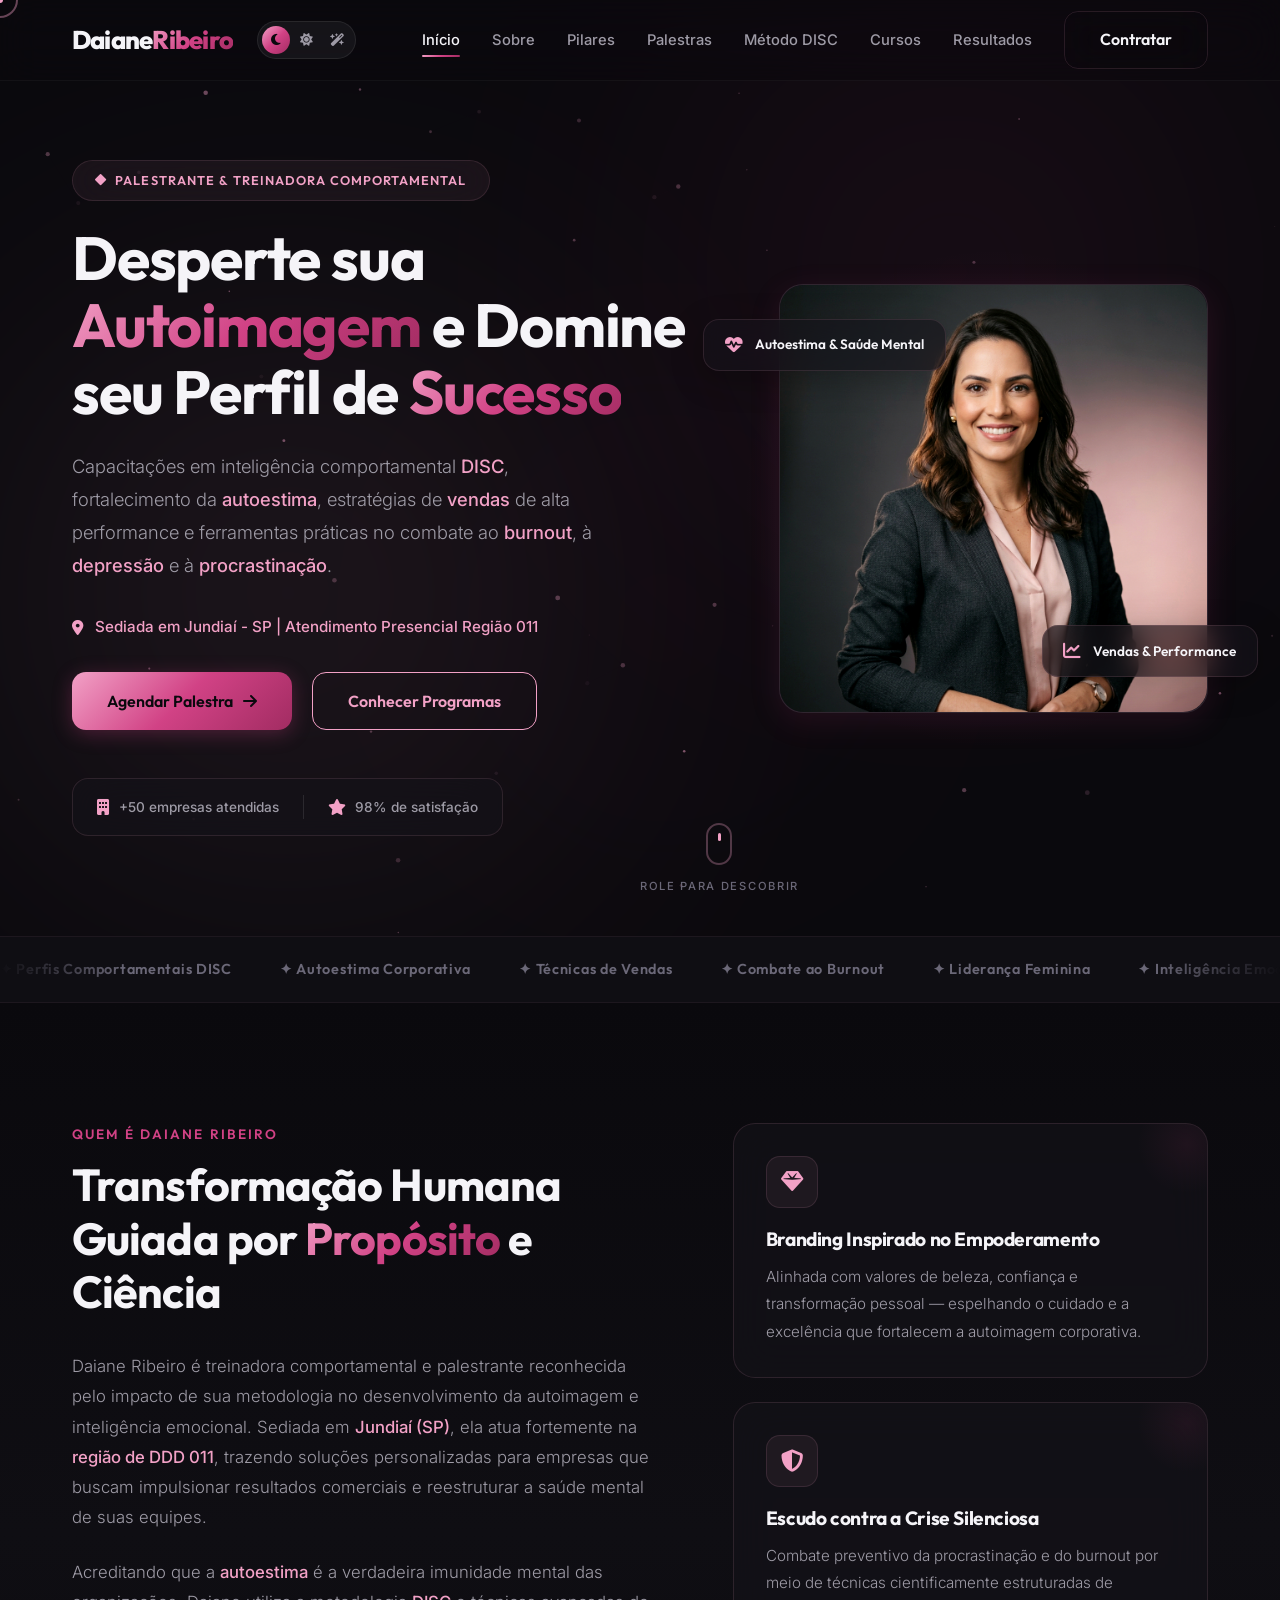
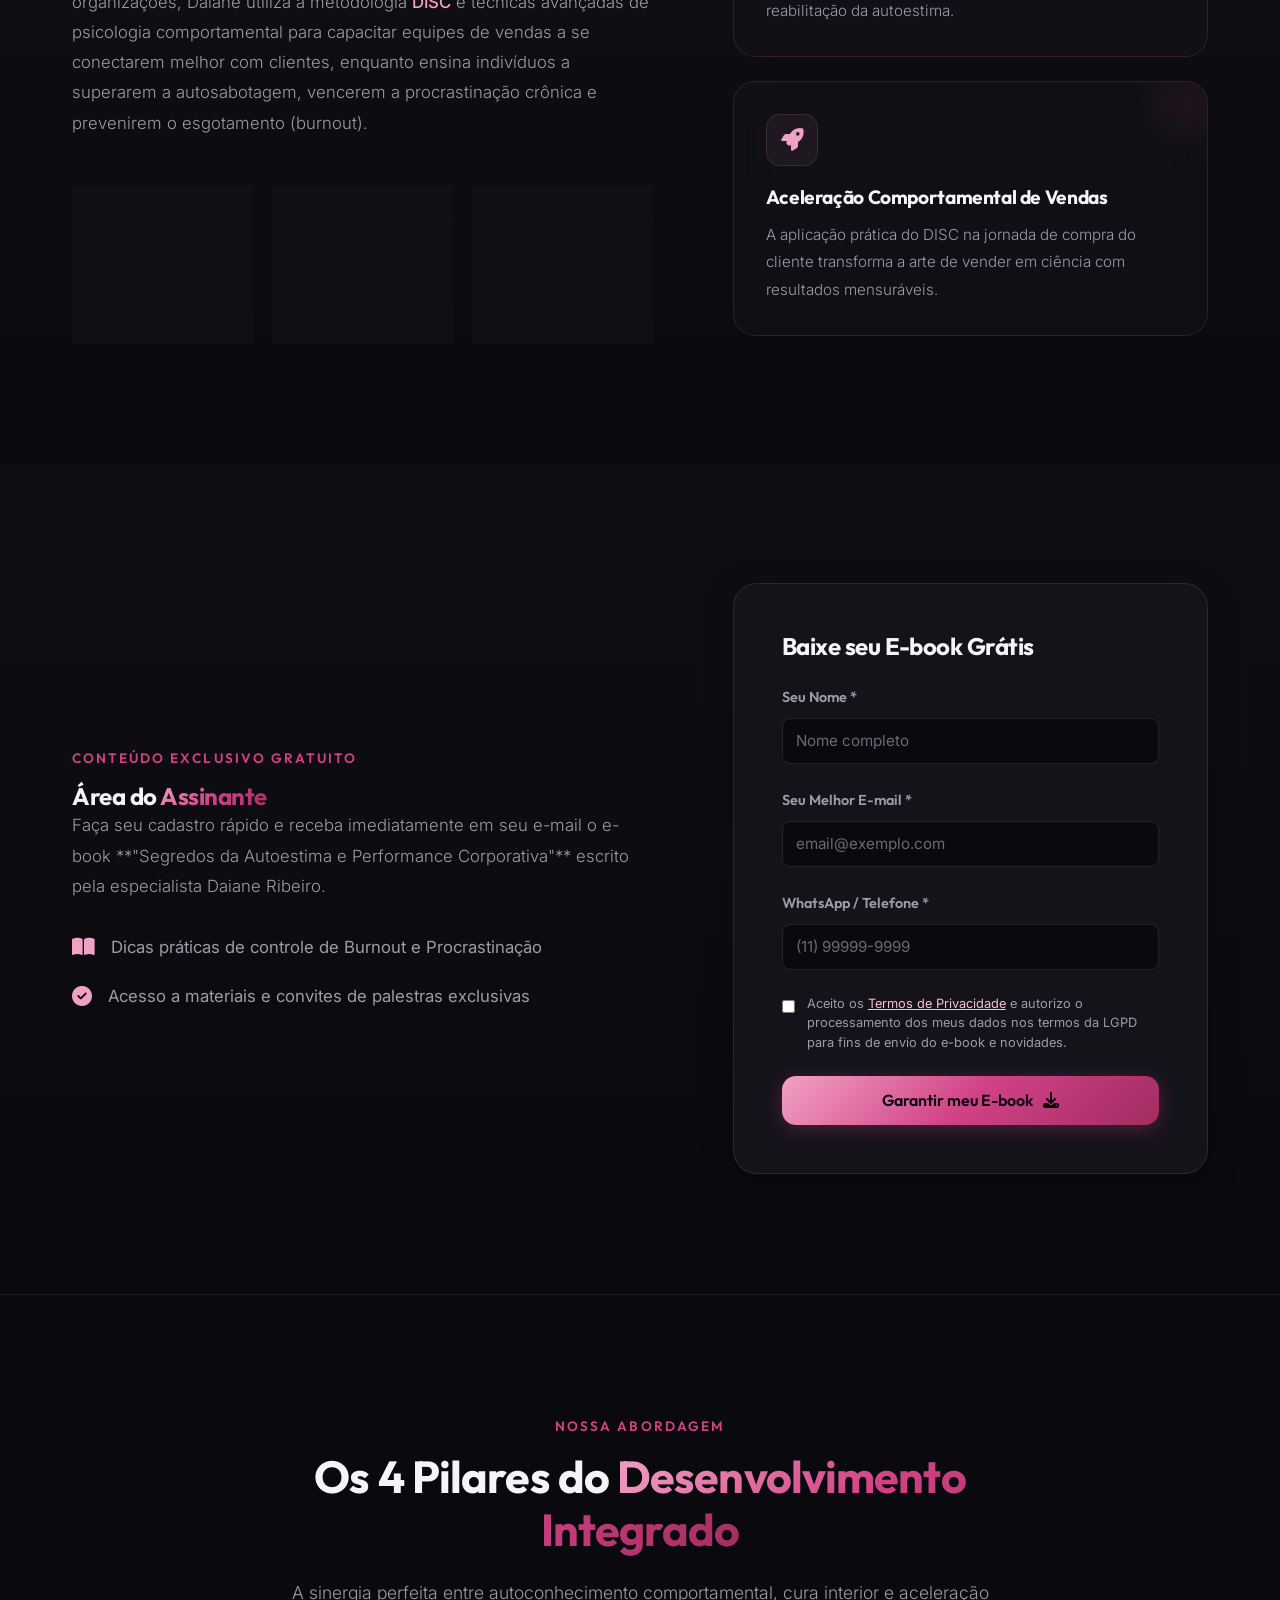
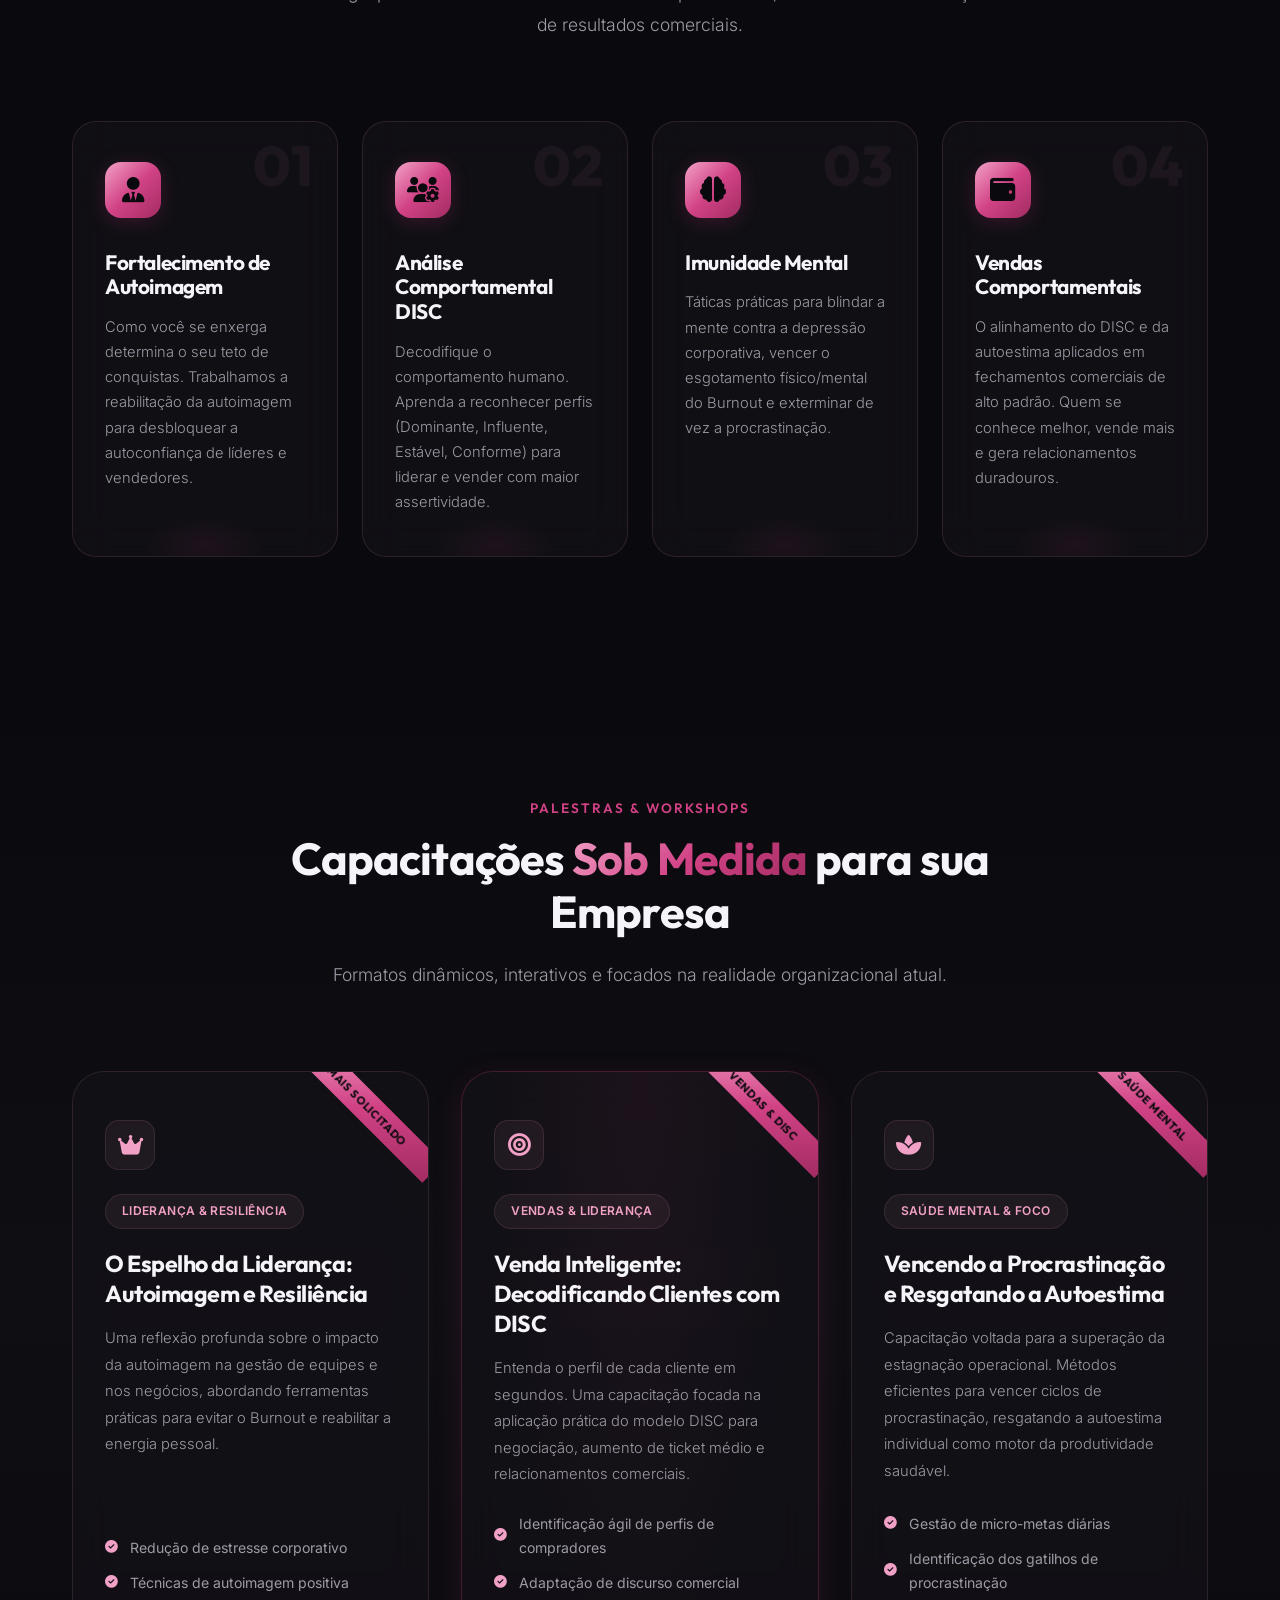
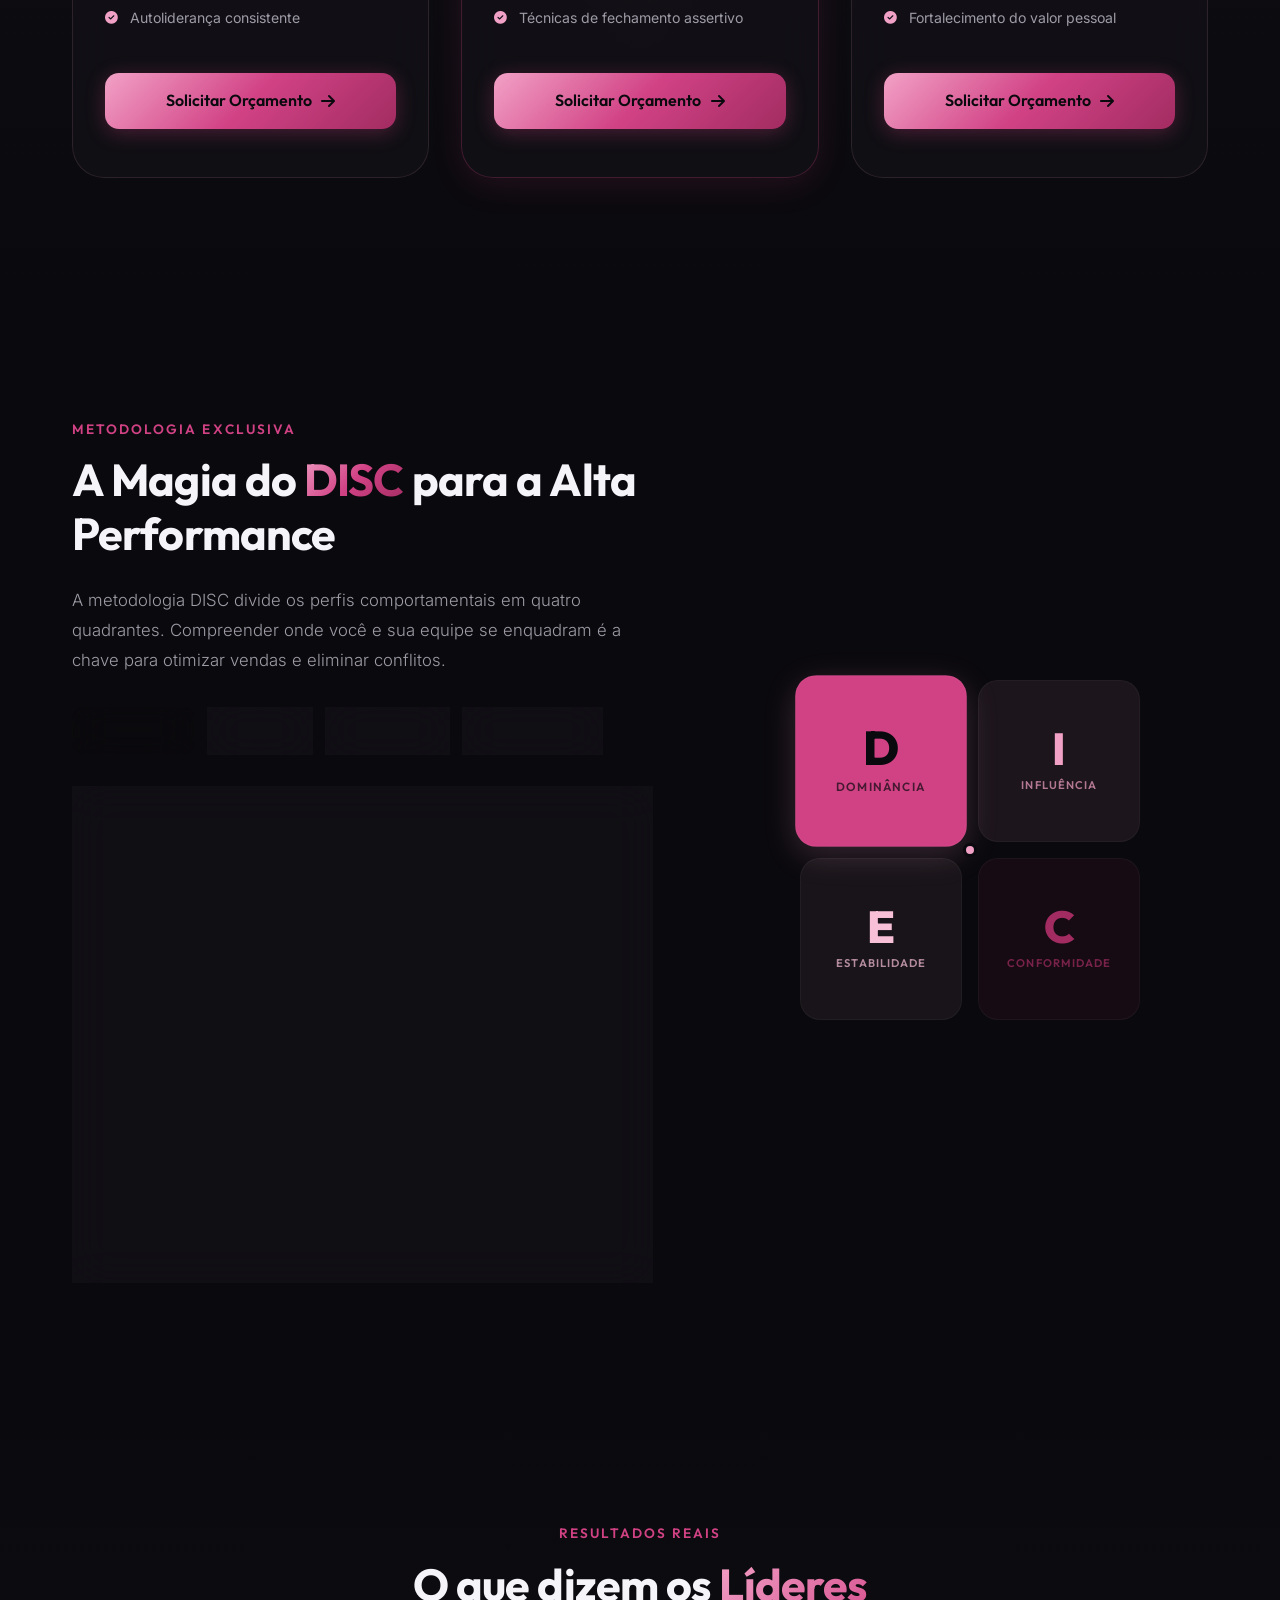
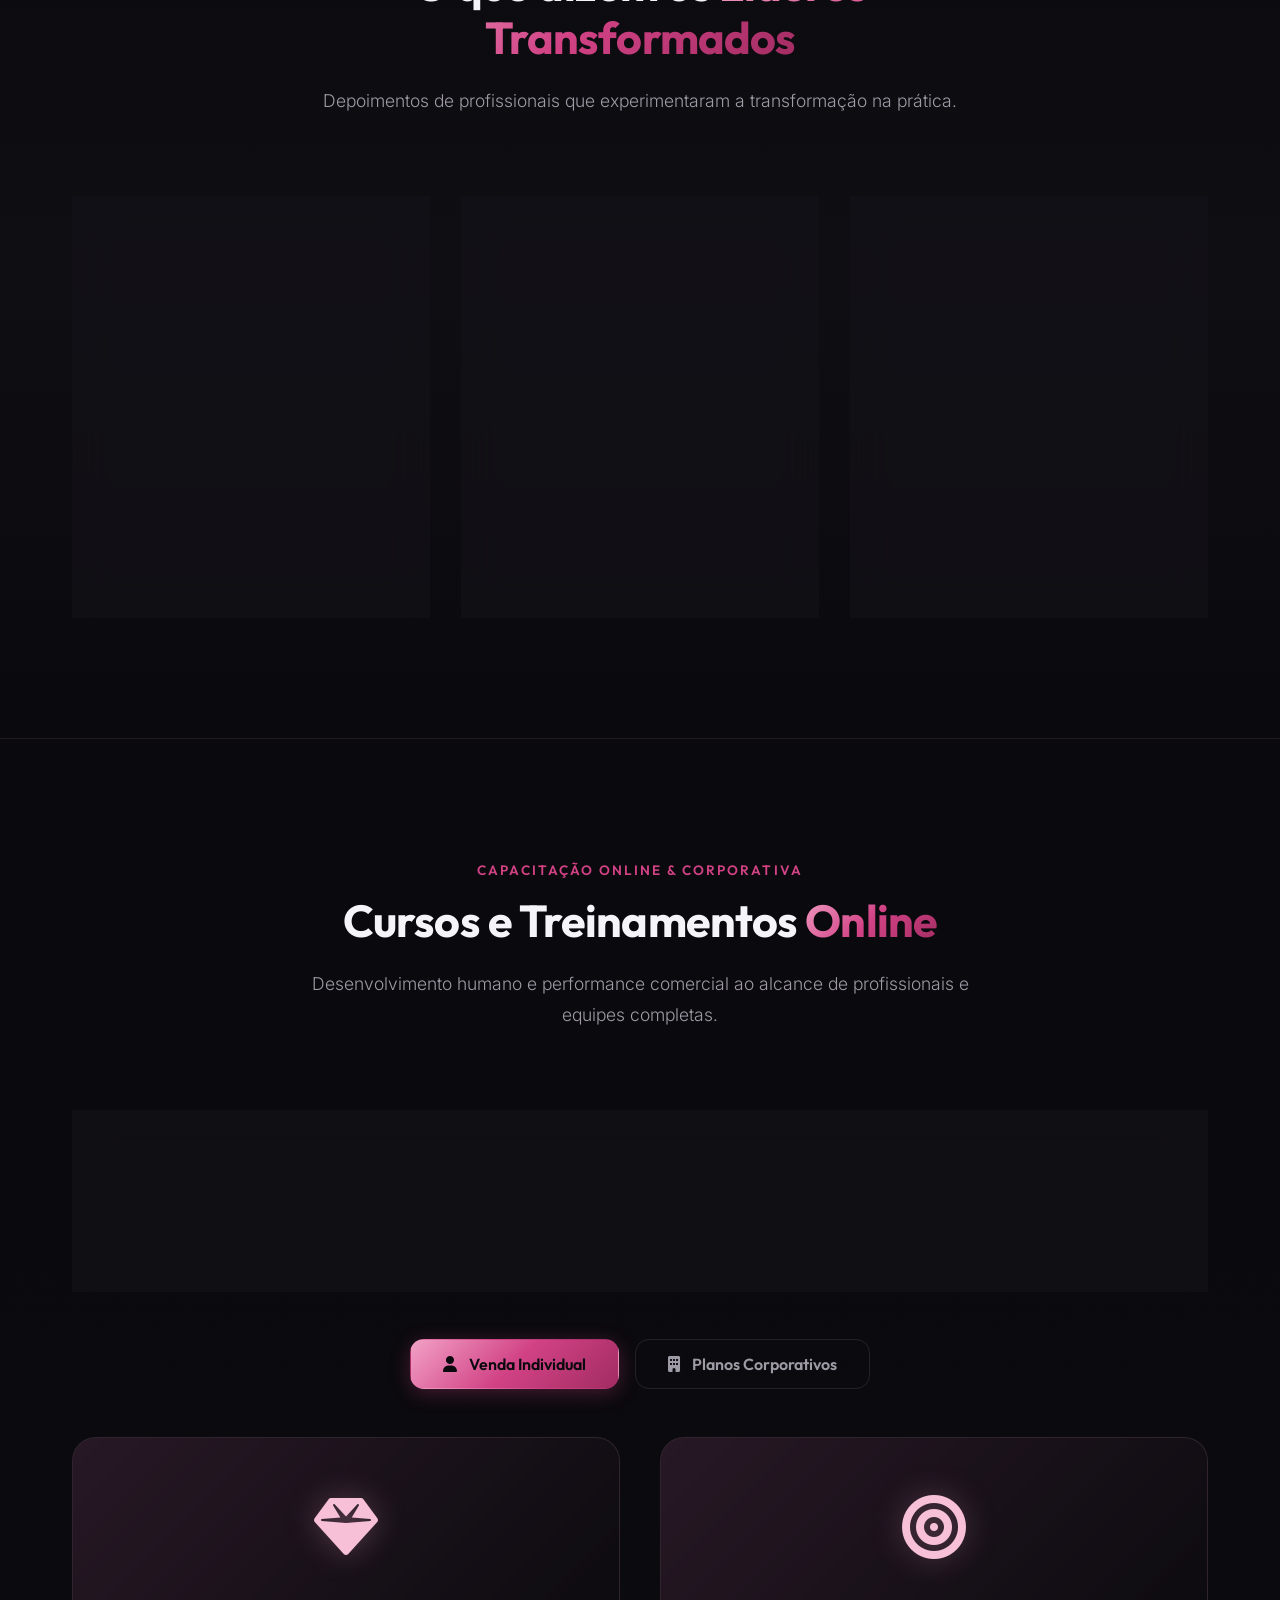
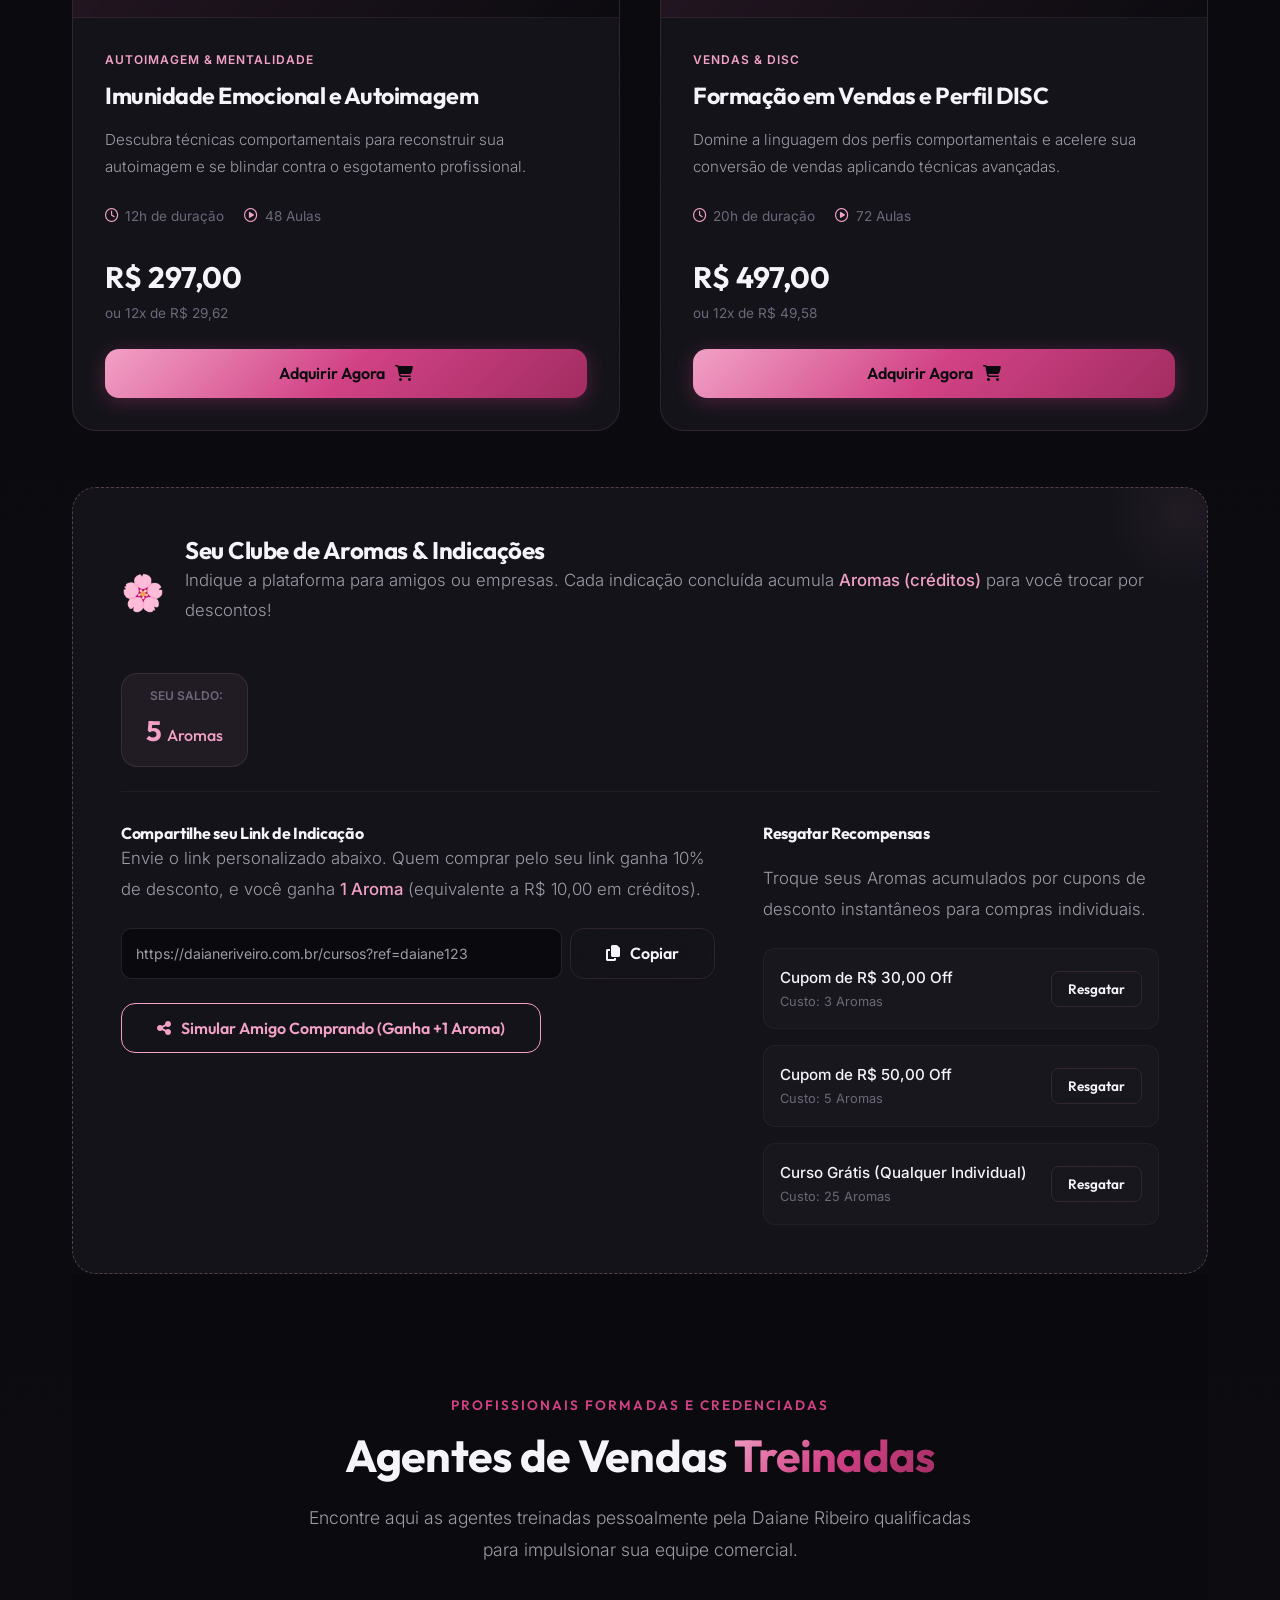
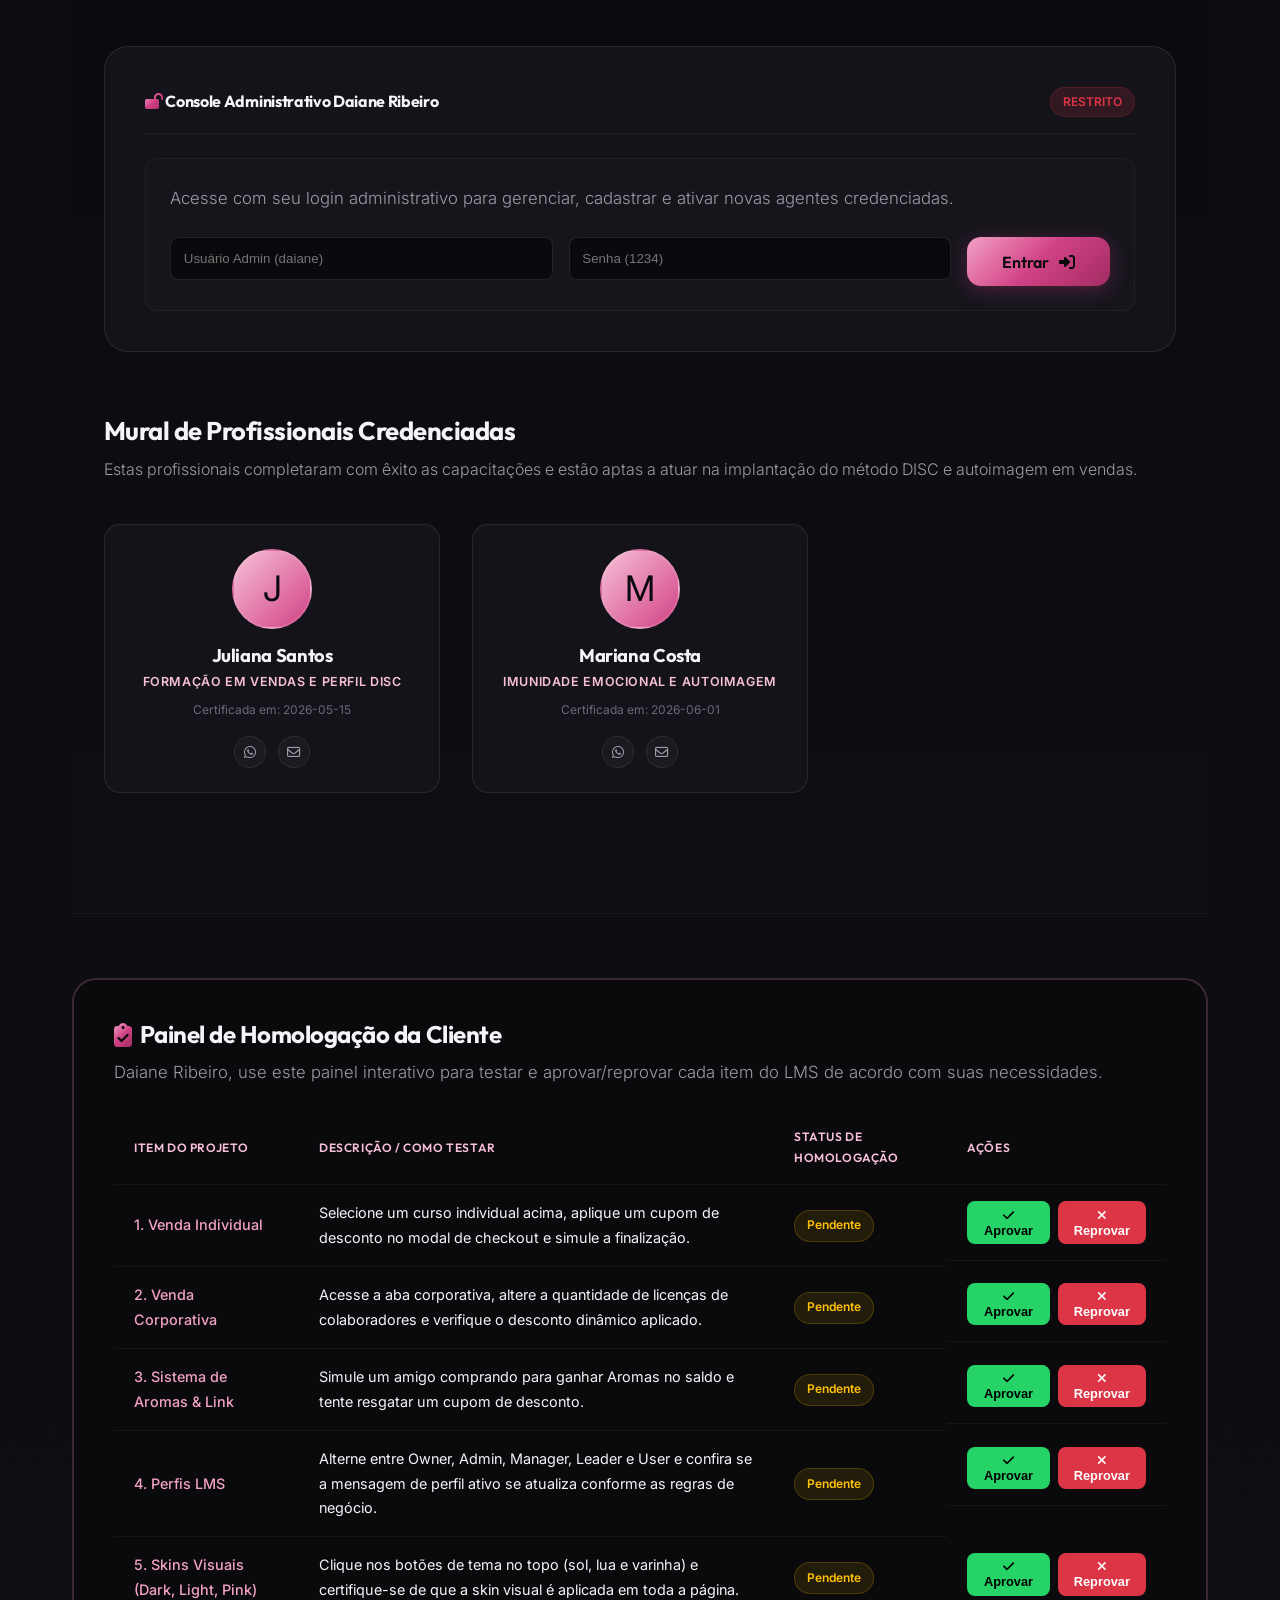
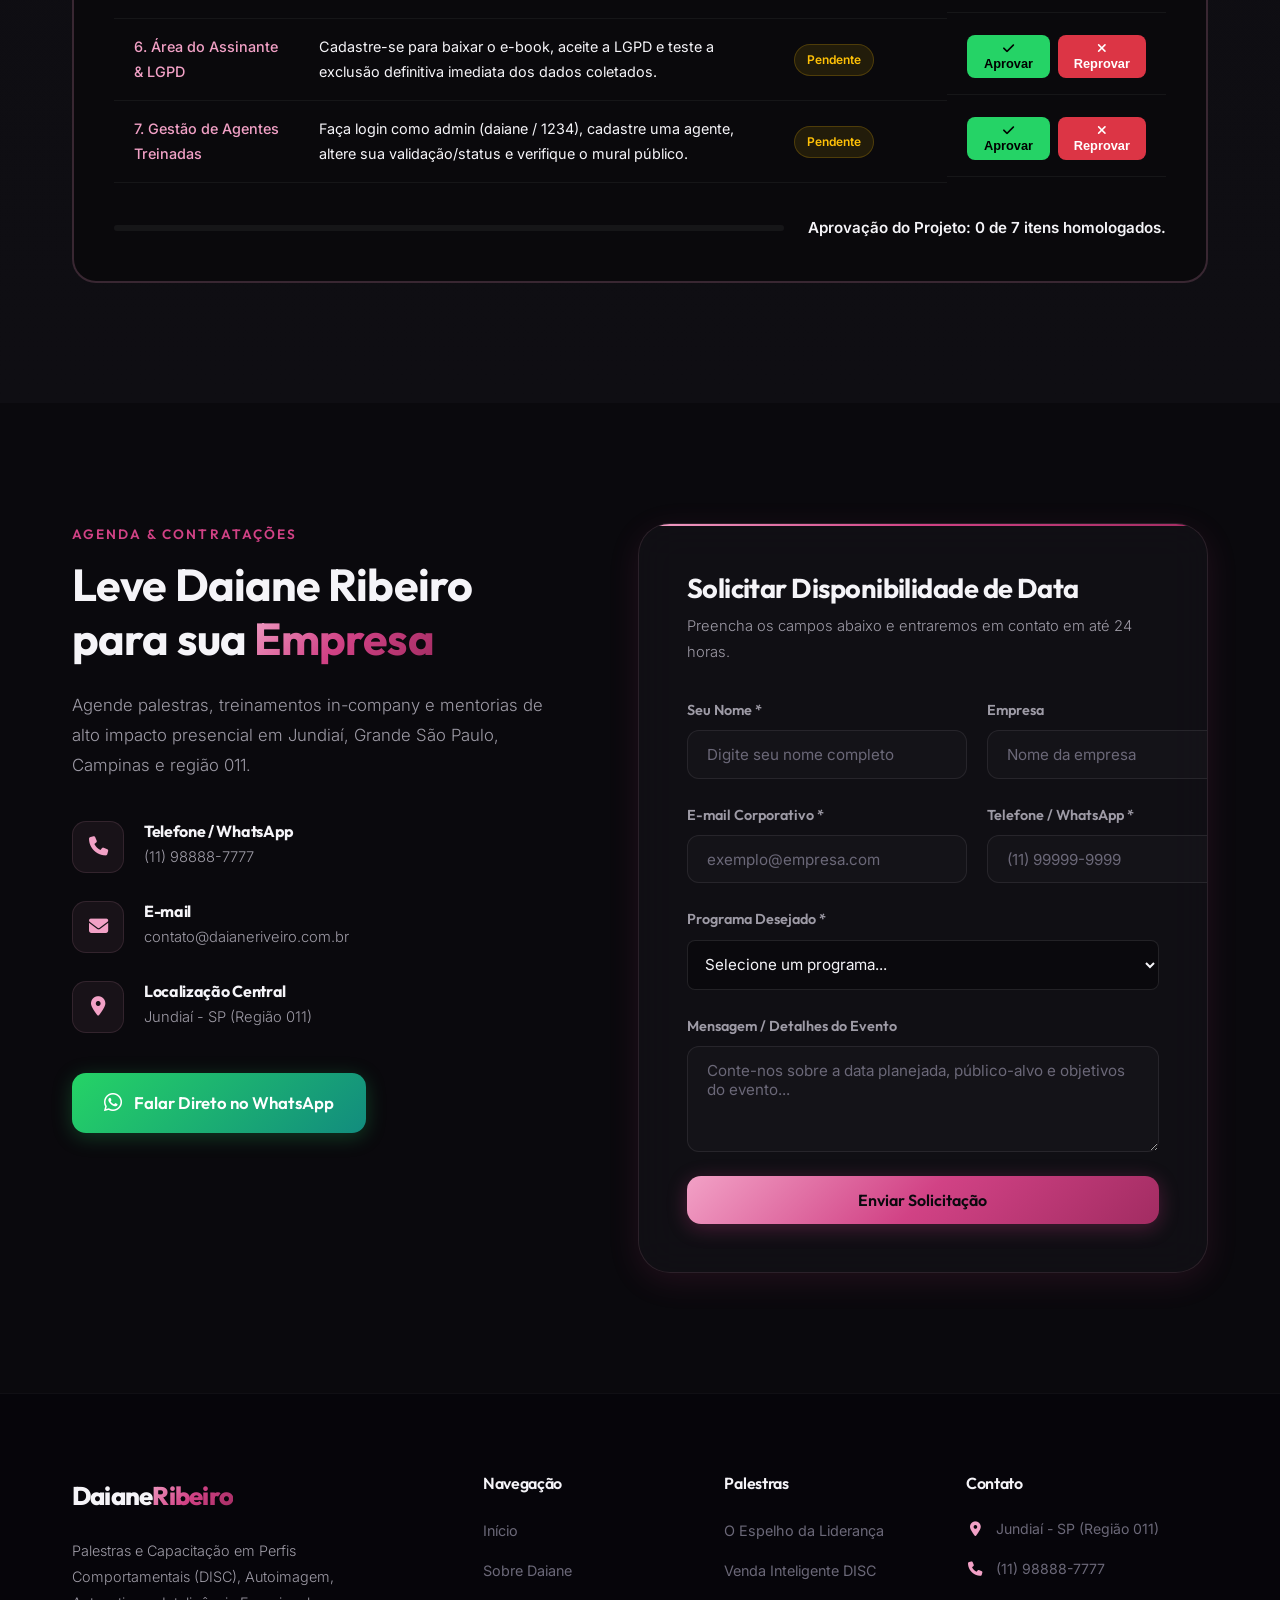
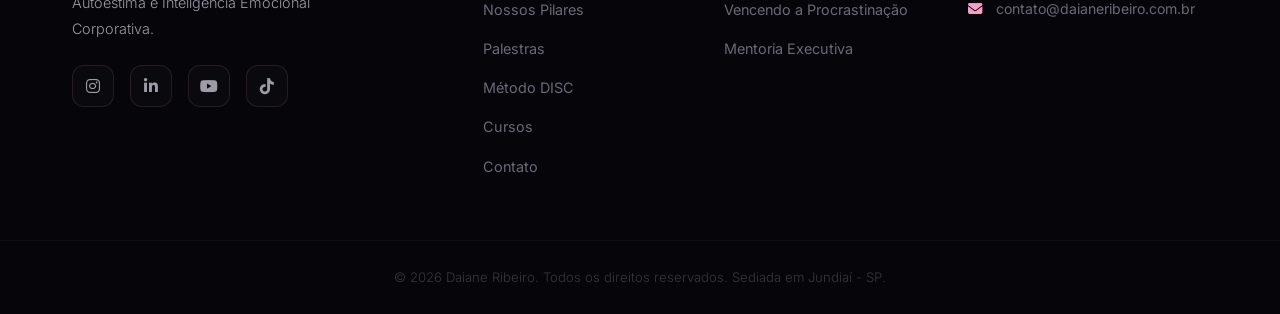
<file: index.html>
<!DOCTYPE html>
<html lang="pt-BR">
<head>
    <meta charset="UTF-8">
    <meta name="viewport" content="width=device-width, initial-scale=1.0">
    <title>Daiane Ribeiro | Palestras Corporativas, DISC & Desenvolvimento Humano</title>
    <meta name="description" content="Daiane Ribeiro — Palestrante e Treinadora Comportamental em Jundiaí (SP). Especialista em perfis DISC, autoimagem corporativa, técnicas de vendas e prevenção de Burnout. Região 011.">
    <meta name="keywords" content="palestrante corporativa, DISC, autoimagem, autoestima, burnout, vendas, Jundiaí, treinamento comportamental">
    <meta name="author" content="Daiane Ribeiro">
    <meta property="og:title" content="Daiane Ribeiro | Palestras Corporativas & Desenvolvimento Humano">
    <meta property="og:description" content="Transforme equipes com inteligência comportamental DISC, fortalecimento da autoimagem e estratégias contra Burnout.">
    <meta property="og:type" content="website">
    <meta property="og:image" content="palestrante_foto.png">
    <!-- Favicon -->
    <link rel="icon" type="image/svg+xml" href="data:image/svg+xml,<svg xmlns='http://www.w3.org/2000/svg' viewBox='0 0 100 100'><text y='.9em' font-size='90'>💎</text></svg>">
    <!-- Google Fonts -->
    <link rel="preconnect" href="https://fonts.googleapis.com">
    <link rel="preconnect" href="https://fonts.gstatic.com" crossorigin>
    <link href="https://fonts.googleapis.com/css2?family=Inter:wght@300;400;500;600&family=Outfit:wght@400;500;600;700;800&display=swap" rel="stylesheet">
    <!-- FontAwesome para ícones -->
    <link rel="stylesheet" href="https://cdnjs.cloudflare.com/ajax/libs/font-awesome/6.4.0/css/all.min.css">
    <link rel="stylesheet" href="style.css">
    <script src="script.js" defer></script>
</head>
<body>
    <!-- Cursor personalizado -->
    <div class="custom-cursor" id="customCursor"></div>
    <div class="custom-cursor-dot" id="customCursorDot"></div>

    <!-- Loader Elegante -->
    <div class="page-loader" id="pageLoader">
        <div class="loader-content">
            <div class="loader-logo">Daiane<span>Ribeiro</span></div>
            <div class="loader-bar"><div class="loader-bar-fill"></div></div>
        </div>
    </div>

    <!-- Barra de Navegação -->
    <header class="header" id="siteHeader">
        <div class="container nav-container">
            <div class="logo-skin-wrapper">
                <a href="#" class="logo" aria-label="Página inicial">
                    Daiane<span>Ribeiro</span>
                </a>
                <!-- Alternador de Skins Visuais -->
                <div class="skin-selector" id="skinSelector" aria-label="Escolher visual da página">
                    <button class="skin-btn active" data-skin="dark" title="Skin Sleek Dark"><i class="fa-solid fa-moon"></i></button>
                    <button class="skin-btn" data-skin="light" title="Skin Elegant Light"><i class="fa-solid fa-sun"></i></button>
                    <button class="skin-btn" data-skin="pink" title="Skin MaryKay Pink"><i class="fa-solid fa-wand-magic-sparkles"></i></button>
                </div>
            </div>
            <button class="mobile-nav-toggle" aria-label="Abrir menu" aria-expanded="false" id="navToggle">
                <span class="hamburger-line"></span>
                <span class="hamburger-line"></span>
                <span class="hamburger-line"></span>
            </button>
            <nav class="nav-menu" id="navMenu" aria-label="Navegação principal">
                <ul>
                    <li><a href="#inicio" class="nav-link active">Início</a></li>
                    <li><a href="#sobre" class="nav-link">Sobre</a></li>
                    <li><a href="#pilares" class="nav-link">Pilares</a></li>
                    <li><a href="#palestras" class="nav-link">Palestras</a></li>
                    <li><a href="#disc" class="nav-link">Método DISC</a></li>
                    <li><a href="#cursos" class="nav-link">Cursos</a></li>
                    <li><a href="#depoimentos" class="nav-link">Resultados</a></li>
                    <li><a href="#contato" class="btn btn-secondary nav-btn">Contratar</a></li>
                </ul>
            </nav>
        </div>
        <!-- Barra de progresso de scroll -->
        <div class="scroll-progress" id="scrollProgress"></div>
    </header>

    <main>
        <!-- Hero Section -->
        <section id="inicio" class="hero">
            <div class="container hero-container">
                <div class="hero-content" data-reveal="left">
                    <span class="badge">
                        <i class="fa-solid fa-diamond"></i>
                        Palestrante & Treinadora Comportamental
                    </span>
                    <h1>Desperte sua <span class="text-gradient">Autoimagem</span> e Domine seu Perfil de <span class="text-gradient">Sucesso</span></h1>
                    <p class="hero-description">
                        Capacitações em inteligência comportamental <strong>DISC</strong>, fortalecimento da <strong>autoestima</strong>, estratégias de <strong>vendas</strong> de alta performance e ferramentas práticas no combate ao <strong>burnout</strong>, à <strong>depressão</strong> e à <strong>procrastinação</strong>.
                    </p>
                    <div class="hero-location">
                        <i class="fa-solid fa-location-dot"></i>
                        <span>Sediada em Jundiaí - SP | Atendimento Presencial Região 011</span>
                    </div>
                    <div class="hero-actions">
                        <a href="#contato" class="btn btn-primary" id="heroCta">
                            <span>Agendar Palestra</span>
                            <i class="fa-solid fa-arrow-right"></i>
                        </a>
                        <a href="#palestras" class="btn btn-outline">Conhecer Programas</a>
                    </div>
                    <!-- Indicadores de credibilidade -->
                    <div class="hero-trust">
                        <div class="trust-item">
                            <i class="fa-solid fa-building"></i>
                            <span>+50 empresas atendidas</span>
                        </div>
                        <div class="trust-divider"></div>
                        <div class="trust-item">
                            <i class="fa-solid fa-star"></i>
                            <span>98% de satisfação</span>
                        </div>
                    </div>
                </div>
                <div class="hero-image-container" data-reveal="right">
                    <div class="image-wrapper">
                        <img src="palestrante_foto.png" alt="Daiane Ribeiro - Palestrante Profissional e Treinadora Comportamental" class="hero-img" width="500" height="500">
                        <div class="image-glow"></div>
                        <div class="floating-badge badge-top">
                            <i class="fa-solid fa-heart-pulse"></i>
                            <span>Autoestima & Saúde Mental</span>
                        </div>
                        <div class="floating-badge badge-bottom">
                            <i class="fa-solid fa-chart-line"></i>
                            <span>Vendas & Performance</span>
                        </div>
                    </div>
                </div>
            </div>
            <!-- Formas de fundo decorativas -->
            <div class="hero-bg-shapes" aria-hidden="true">
                <div class="shape shape-1"></div>
                <div class="shape shape-2"></div>
                <div class="shape shape-3"></div>
            </div>
            <!-- Partículas flutuantes -->
            <canvas id="heroParticles" class="hero-particles" aria-hidden="true"></canvas>
            <!-- Indicador de scroll -->
            <div class="scroll-indicator" aria-hidden="true">
                <div class="scroll-mouse">
                    <div class="scroll-wheel"></div>
                </div>
                <span>Role para descobrir</span>
            </div>
        </section>

        <!-- Barra de Marcas / Social Proof -->
        <section class="trust-bar" aria-label="Áreas de atuação">
            <div class="trust-bar-inner">
                <div class="trust-marquee">
                    <span>✦ Perfis Comportamentais DISC</span>
                    <span>✦ Autoestima Corporativa</span>
                    <span>✦ Técnicas de Vendas</span>
                    <span>✦ Combate ao Burnout</span>
                    <span>✦ Liderança Feminina</span>
                    <span>✦ Inteligência Emocional</span>
                    <span>✦ Prevenção da Procrastinação</span>
                    <span>✦ Desenvolvimento Humano</span>
                    <span>✦ Perfis Comportamentais DISC</span>
                    <span>✦ Autoestima Corporativa</span>
                    <span>✦ Técnicas de Vendas</span>
                    <span>✦ Combate ao Burnout</span>
                    <span>✦ Liderança Feminina</span>
                    <span>✦ Inteligência Emocional</span>
                    <span>✦ Prevenção da Procrastinação</span>
                    <span>✦ Desenvolvimento Humano</span>
                </div>
            </div>
        </section>

        <!-- Seção Sobre Daiane Ribeiro -->
        <section id="sobre" class="about">
            <div class="container about-container">
                <div class="about-info" data-reveal="left">
                    <span class="section-subtitle">Quem é Daiane Ribeiro</span>
                    <h2>Transformação Humana Guiada por <span class="text-gradient">Propósito</span> e Ciência</h2>
                    <p>
                        Daiane Ribeiro é treinadora comportamental e palestrante reconhecida pelo impacto de sua metodologia no desenvolvimento da autoimagem e inteligência emocional. Sediada em <strong>Jundiaí (SP)</strong>, ela atua fortemente na <strong>região de DDD 011</strong>, trazendo soluções personalizadas para empresas que buscam impulsionar resultados comerciais e reestruturar a saúde mental de suas equipes.
                    </p>
                    <p>
                        Acreditando que a <strong>autoestima</strong> é a verdadeira imunidade mental das organizações, Daiane utiliza a metodologia <strong>DISC</strong> e técnicas avançadas de psicologia comportamental para capacitar equipes de vendas a se conectarem melhor com clientes, enquanto ensina indivíduos a superarem a autosabotagem, vencerem a procrastinação crônica e prevenirem o esgotamento (burnout).
                    </p>
                    <div class="about-stats">
                        <div class="stat-card" data-reveal="up">
                            <h3 class="stat-number" data-target="98">0</h3>
                            <p class="stat-label">De Satisfação Corporativa</p>
                            <div class="stat-bar"><div class="stat-bar-fill" style="--fill-width: 98%"></div></div>
                        </div>
                        <div class="stat-card" data-reveal="up">
                            <h3 class="stat-number" data-target="1500">0</h3>
                            <p class="stat-label">Profissionais Impactados</p>
                            <div class="stat-bar"><div class="stat-bar-fill" style="--fill-width: 85%"></div></div>
                        </div>
                        <div class="stat-card" data-reveal="up">
                            <h3 class="stat-number" data-target="50">0</h3>
                            <p class="stat-label">Empresas Atendidas</p>
                            <div class="stat-bar"><div class="stat-bar-fill" style="--fill-width: 72%"></div></div>
                        </div>
                    </div>
                </div>
                <div class="about-highlights" data-reveal="right">
                    <div class="highlight-box">
                        <div class="highlight-icon"><i class="fa-solid fa-gem"></i></div>
                        <h4>Branding Inspirado no Empoderamento</h4>
                        <p>Alinhada com valores de beleza, confiança e transformação pessoal — espelhando o cuidado e a excelência que fortalecem a autoimagem corporativa.</p>
                        <div class="highlight-glow"></div>
                    </div>
                    <div class="highlight-box">
                        <div class="highlight-icon"><i class="fa-solid fa-shield-halved"></i></div>
                        <h4>Escudo contra a Crise Silenciosa</h4>
                        <p>Combate preventivo da procrastinação e do burnout por meio de técnicas cientificamente estruturadas de reabilitação da autoestima.</p>
                        <div class="highlight-glow"></div>
                    </div>
                    <div class="highlight-box">
                        <div class="highlight-icon"><i class="fa-solid fa-rocket"></i></div>
                        <h4>Aceleração Comportamental de Vendas</h4>
                        <p>A aplicação prática do DISC na jornada de compra do cliente transforma a arte de vender em ciência com resultados mensuráveis.</p>
                        <div class="highlight-glow"></div>
                    </div>
                </div>
            </div>
        </section>
        <!-- Área do Assinante (E-book & LGPD) -->
        <section id="assinante" class="subscriber-section">
            <div class="container subscriber-container">
                <div class="subscriber-info" data-reveal="left">
                    <span class="section-subtitle">Conteúdo Exclusivo Gratuito</span>
                    <h2>Área do <span class="text-gradient">Assinante</span></h2>
                    <p>Faça seu cadastro rápido e receba imediatamente em seu e-mail o e-book **"Segredos da Autoestima e Performance Corporativa"** escrito pela especialista Daiane Ribeiro.</p>
                    
                    <div class="subscriber-benefits-list">
                        <div class="benefit-item">
                            <i class="fa-solid fa-book-open"></i>
                            <span>Dicas práticas de controle de Burnout e Procrastinação</span>
                        </div>
                        <div class="benefit-item">
                            <i class="fa-solid fa-circle-check"></i>
                            <span>Acesso a materiais e convites de palestras exclusivas</span>
                        </div>
                    </div>
                </div>

                <div class="subscriber-form-box" data-reveal="right">
                    <div id="subscriberRegisterFormBox">
                        <h3>Baixe seu E-book Grátis</h3>
                        <form id="subscriberForm" onsubmit="event.preventDefault(); registerSubscriber();">
                            <div class="form-group">
                                <label for="subName">Seu Nome *</label>
                                <input type="text" id="subName" required placeholder="Nome completo" autocomplete="name">
                            </div>
                            <div class="form-group">
                                <label for="subEmail">Seu Melhor E-mail *</label>
                                <input type="email" id="subEmail" required placeholder="email@exemplo.com" autocomplete="email">
                            </div>
                            <div class="form-group">
                                <label for="subPhone">WhatsApp / Telefone *</label>
                                <input type="tel" id="subPhone" required placeholder="(11) 99999-9999" autocomplete="tel">
                            </div>
                            
                            <!-- Termo LGPD -->
                            <div class="lgpd-checkbox-group">
                                <input type="checkbox" id="subLgpdAccept" required>
                                <label for="subLgpdAccept">
                                    Aceito os <a href="#lgpdModalOpen" onclick="openLgpdModal(event)">Termos de Privacidade</a> e autorizo o processamento dos meus dados nos termos da LGPD para fins de envio do e-book e novidades.
                                </label>
                            </div>

                            <button type="submit" class="btn btn-primary btn-full">
                                <span>Garantir meu E-book</span>
                                <i class="fa-solid fa-download"></i>
                            </button>
                        </form>
                    </div>

                    <!-- Estado Logado / Downloads e Gestão de Dados -->
                    <div id="subscriberActiveBox" style="display: none;">
                        <div class="subscriber-welcome-header">
                            <div class="sub-avatar-icon">🌸</div>
                            <div>
                                <h3 id="subscriberWelcomeName">Olá, Assinante!</h3>
                                <p>Seu acesso está ativo e em conformidade com a LGPD.</p>
                            </div>
                        </div>

                        <div class="subscriber-actions-block">
                            <a href="#" class="btn btn-primary btn-full" onclick="event.preventDefault(); alert('Download do E-book iniciado com sucesso!');">
                                <i class="fa-solid fa-file-pdf"></i> Baixar E-book (PDF)
                            </a>
                            
                            <div class="lgpd-management-box">
                                <h4>Controle seus Dados (LGPD)</h4>
                                <p>Você tem total controle sobre suas informações pessoais armazenadas no nosso banco de dados.</p>
                                <button class="btn btn-outline btn-full btn-danger" onclick="deleteSubscriberData()">
                                    <i class="fa-solid fa-trash-can"></i> Excluir meus Dados Permanentemente
                                </button>
                            </div>
                        </div>
                    </div>
                </div>
            </div>
        </section>

        <!-- Pilares de Transformação -->
        <section id="pilares" class="features">
            <div class="container">
                <div class="section-header" data-reveal="up">
                    <span class="section-subtitle">Nossa Abordagem</span>
                    <h2>Os 4 Pilares do <span class="text-gradient">Desenvolvimento Integrado</span></h2>
                    <p>A sinergia perfeita entre autoconhecimento comportamental, cura interior e aceleração de resultados comerciais.</p>
                </div>
                <div class="features-grid">
                    <div class="feature-card" data-reveal="up" data-delay="0">
                        <div class="feature-number">01</div>
                        <div class="feature-icon"><i class="fa-solid fa-user-tie"></i></div>
                        <h3>Fortalecimento de Autoimagem</h3>
                        <p>Como você se enxerga determina o seu teto de conquistas. Trabalhamos a reabilitação da autoimagem para desbloquear a autoconfiança de líderes e vendedores.</p>
                        <div class="feature-card-glow"></div>
                    </div>
                    <div class="feature-card" data-reveal="up" data-delay="100">
                        <div class="feature-number">02</div>
                        <div class="feature-icon"><i class="fa-solid fa-users-gear"></i></div>
                        <h3>Análise Comportamental DISC</h3>
                        <p>Decodifique o comportamento humano. Aprenda a reconhecer perfis (Dominante, Influente, Estável, Conforme) para liderar e vender com maior assertividade.</p>
                        <div class="feature-card-glow"></div>
                    </div>
                    <div class="feature-card" data-reveal="up" data-delay="200">
                        <div class="feature-number">03</div>
                        <div class="feature-icon"><i class="fa-solid fa-brain"></i></div>
                        <h3>Imunidade Mental</h3>
                        <p>Táticas práticas para blindar a mente contra a depressão corporativa, vencer o esgotamento físico/mental do Burnout e exterminar de vez a procrastinação.</p>
                        <div class="feature-card-glow"></div>
                    </div>
                    <div class="feature-card" data-reveal="up" data-delay="300">
                        <div class="feature-number">04</div>
                        <div class="feature-icon"><i class="fa-solid fa-wallet"></i></div>
                        <h3>Vendas Comportamentais</h3>
                        <p>O alinhamento do DISC e da autoestima aplicados em fechamentos comerciais de alto padrão. Quem se conhece melhor, vende mais e gera relacionamentos duradouros.</p>
                        <div class="feature-card-glow"></div>
                    </div>
                </div>
            </div>
        </section>

        <!-- Portfólio de Palestras -->
        <section id="palestras" class="programs">
            <div class="container">
                <div class="section-header" data-reveal="up">
                    <span class="section-subtitle">Palestras & Workshops</span>
                    <h2>Capacitações <span class="text-gradient">Sob Medida</span> para sua Empresa</h2>
                    <p>Formatos dinâmicos, interativos e focados na realidade organizacional atual.</p>
                </div>
                <div class="programs-grid">
                    <!-- Palestra 1 -->
                    <div class="program-card" data-reveal="up" data-delay="0">
                        <div class="program-ribbon">Mais Solicitado</div>
                        <div class="program-content">
                            <div class="program-icon"><i class="fa-solid fa-crown"></i></div>
                            <span class="program-tag">Liderança & Resiliência</span>
                            <h3>O Espelho da Liderança: Autoimagem e Resiliência</h3>
                            <p>Uma reflexão profunda sobre o impacto da autoimagem na gestão de equipes e nos negócios, abordando ferramentas práticas para evitar o Burnout e reabilitar a energia pessoal.</p>
                            <ul class="program-benefits">
                                <li><i class="fa-solid fa-check-circle"></i> Redução de estresse corporativo</li>
                                <li><i class="fa-solid fa-check-circle"></i> Técnicas de autoimagem positiva</li>
                                <li><i class="fa-solid fa-check-circle"></i> Autoliderança consistente</li>
                            </ul>
                            <a href="#contato" class="btn btn-primary btn-full">Solicitar Orçamento <i class="fa-solid fa-arrow-right"></i></a>
                        </div>
                    </div>
                    <!-- Palestra 2 -->
                    <div class="program-card featured" data-reveal="up" data-delay="150">
                        <div class="program-ribbon">Vendas & DISC</div>
                        <div class="program-content">
                            <div class="program-icon"><i class="fa-solid fa-bullseye"></i></div>
                            <span class="program-tag">Vendas & Liderança</span>
                            <h3>Venda Inteligente: Decodificando Clientes com DISC</h3>
                            <p>Entenda o perfil de cada cliente em segundos. Uma capacitação focada na aplicação prática do modelo DISC para negociação, aumento de ticket médio e relacionamentos comerciais.</p>
                            <ul class="program-benefits">
                                <li><i class="fa-solid fa-check-circle"></i> Identificação ágil de perfis de compradores</li>
                                <li><i class="fa-solid fa-check-circle"></i> Adaptação de discurso comercial</li>
                                <li><i class="fa-solid fa-check-circle"></i> Técnicas de fechamento assertivo</li>
                            </ul>
                            <a href="#contato" class="btn btn-primary btn-full">Solicitar Orçamento <i class="fa-solid fa-arrow-right"></i></a>
                        </div>
                    </div>
                    <!-- Palestra 3 -->
                    <div class="program-card" data-reveal="up" data-delay="300">
                        <div class="program-ribbon">Saúde Mental</div>
                        <div class="program-content">
                            <div class="program-icon"><i class="fa-solid fa-spa"></i></div>
                            <span class="program-tag">Saúde Mental & Foco</span>
                            <h3>Vencendo a Procrastinação e Resgatando a Autoestima</h3>
                            <p>Capacitação voltada para a superação da estagnação operacional. Métodos eficientes para vencer ciclos de procrastinação, resgatando a autoestima individual como motor da produtividade saudável.</p>
                            <ul class="program-benefits">
                                <li><i class="fa-solid fa-check-circle"></i> Gestão de micro-metas diárias</li>
                                <li><i class="fa-solid fa-check-circle"></i> Identificação dos gatilhos de procrastinação</li>
                                <li><i class="fa-solid fa-check-circle"></i> Fortalecimento do valor pessoal</li>
                            </ul>
                            <a href="#contato" class="btn btn-primary btn-full">Solicitar Orçamento <i class="fa-solid fa-arrow-right"></i></a>
                        </div>
                    </div>
                </div>
            </div>
        </section>

        <!-- Seção sobre Perfil DISC Interativa -->
        <section id="disc" class="disc-section">
            <div class="container disc-container">
                <div class="disc-info" data-reveal="left">
                    <span class="section-subtitle">Metodologia Exclusiva</span>
                    <h2>A Magia do <span class="text-gradient">DISC</span> para a Alta Performance</h2>
                    <p>
                        A metodologia DISC divide os perfis comportamentais em quatro quadrantes. Compreender onde você e sua equipe se enquadram é a chave para otimizar vendas e eliminar conflitos.
                    </p>
                    <div class="disc-selector">
                        <button class="disc-btn active" data-disc="d" aria-label="Perfil Dominância">
                            <strong>D</strong>ominância
                        </button>
                        <button class="disc-btn" data-disc="i" aria-label="Perfil Influência">
                            <strong>I</strong>nfluência
                        </button>
                        <button class="disc-btn" data-disc="s" aria-label="Perfil Estabilidade">
                            <strong>E</strong>stabilidade
                        </button>
                        <button class="disc-btn" data-disc="c" aria-label="Perfil Conformidade">
                            <strong>C</strong>onformidade
                        </button>
                    </div>
                    <div class="disc-content-box" id="discContent">
                        <div class="disc-profile-icon" id="discIcon"><i class="fa-solid fa-bolt"></i></div>
                        <h4 id="discTitle">Dominância (Resultados e Ação)</h4>
                        <p id="discText">Pessoas com perfil Dominante são focadas em resultados, competitivas e motivadas por desafios. Em vendas, são diretas e decididas. Sob estresse, tendem a ficar impacientes. Compreender o perfil D ajuda a acelerar negociações objetivas.</p>
                        <div class="disc-tips">
                            <h5><i class="fa-solid fa-lightbulb"></i> Dica para lidar:</h5>
                            <p id="discTip">Seja objetivo, vá direto ao ponto, foque em números, resultados e dê autonomia de escolha.</p>
                        </div>
                    </div>
                </div>
                <div class="disc-visual" data-reveal="right">
                    <div class="disc-matrix">
                        <div class="matrix-quad quad-d active" data-disc="d">
                            <span class="quad-letter">D</span>
                            <span class="quad-label">Dominância</span>
                        </div>
                        <div class="matrix-quad quad-i" data-disc="i">
                            <span class="quad-letter">I</span>
                            <span class="quad-label">Influência</span>
                        </div>
                        <div class="matrix-quad quad-s" data-disc="s">
                            <span class="quad-letter">E</span>
                            <span class="quad-label">Estabilidade</span>
                        </div>
                        <div class="matrix-quad quad-c" data-disc="c">
                            <span class="quad-letter">C</span>
                            <span class="quad-label">Conformidade</span>
                        </div>
                        <div class="matrix-center-dot"></div>
                    </div>
                </div>
            </div>
        </section>

        <!-- Depoimentos / Social Proof -->
        <section id="depoimentos" class="testimonials">
            <div class="container">
                <div class="section-header" data-reveal="up">
                    <span class="section-subtitle">Resultados Reais</span>
                    <h2>O que dizem os <span class="text-gradient">Líderes Transformados</span></h2>
                    <p>Depoimentos de profissionais que experimentaram a transformação na prática.</p>
                </div>
                <div class="testimonials-grid">
                    <div class="testimonial-card" data-reveal="up" data-delay="0">
                        <div class="testimonial-stars">
                            <i class="fa-solid fa-star"></i><i class="fa-solid fa-star"></i><i class="fa-solid fa-star"></i><i class="fa-solid fa-star"></i><i class="fa-solid fa-star"></i>
                        </div>
                        <blockquote>
                            "A palestra da Daiane mudou a mentalidade da nossa equipe de vendas. Em 3 meses, nosso ticket médio cresceu 40%. A aplicação do DISC nas abordagens comerciais é transformadora."
                        </blockquote>
                        <div class="testimonial-author">
                            <div class="author-avatar"><i class="fa-solid fa-user-tie"></i></div>
                            <div>
                                <strong>Ricardo Mendes</strong>
                                <span>Diretor Comercial — Tech Solutions SP</span>
                            </div>
                        </div>
                    </div>
                    <div class="testimonial-card" data-reveal="up" data-delay="150">
                        <div class="testimonial-stars">
                            <i class="fa-solid fa-star"></i><i class="fa-solid fa-star"></i><i class="fa-solid fa-star"></i><i class="fa-solid fa-star"></i><i class="fa-solid fa-star"></i>
                        </div>
                        <blockquote>
                            "Depois do treinamento sobre autoimagem e combate ao burnout, nossa taxa de turnover caiu pela metade. A equipe está mais motivada, mais saudável e mais produtiva."
                        </blockquote>
                        <div class="testimonial-author">
                            <div class="author-avatar"><i class="fa-solid fa-user"></i></div>
                            <div>
                                <strong>Camila Ferreira</strong>
                                <span>Gerente de RH — Grupo Vitta Jundiaí</span>
                            </div>
                        </div>
                    </div>
                    <div class="testimonial-card" data-reveal="up" data-delay="300">
                        <div class="testimonial-stars">
                            <i class="fa-solid fa-star"></i><i class="fa-solid fa-star"></i><i class="fa-solid fa-star"></i><i class="fa-solid fa-star"></i><i class="fa-solid fa-star"></i>
                        </div>
                        <blockquote>
                            "Eu vivia procrastinando e me autossabotando. A metodologia da Daiane me ajudou a entender meu perfil comportamental e resgatar minha autoestima profissional. Hoje lidero com clareza."
                        </blockquote>
                        <div class="testimonial-author">
                            <div class="author-avatar"><i class="fa-solid fa-user"></i></div>
                            <div>
                                <strong>Patrícia Almeida</strong>
                                <span>Supervisora de Equipe — Indústria Campinas</span>
                            </div>
                        </div>
                    </div>
                </div>
            </div>
        </section>

        <!-- Seção de Cursos e Treinamentos Online -->
        <section id="cursos" class="courses-section">
            <div class="container">
                <div class="section-header" data-reveal="up">
                    <span class="section-subtitle">Capacitação Online & Corporativa</span>
                    <h2>Cursos e Treinamentos <span class="text-gradient">Online</span></h2>
                    <p>Desenvolvimento humano e performance comercial ao alcance de profissionais e equipes completas.</p>
                </div>

                <!-- Seletor de Perfis de Acesso -->
                <div class="profile-selector-container" data-reveal="up">
                    <span class="profile-selector-title"><i class="fa-solid fa-users-gear"></i> Simular Visão de Perfil (LMS):</span>
                    <div class="profile-badges">
                        <button class="profile-badge-btn active" data-profile="owner">
                            <i class="fa-solid fa-crown"></i> Owner
                        </button>
                        <button class="profile-badge-btn" data-profile="admin">
                            <i class="fa-solid fa-user-shield"></i> Admin
                        </button>
                        <button class="profile-badge-btn" data-profile="manager">
                            <i class="fa-solid fa-user-tie"></i> Manager
                        </button>
                        <button class="profile-badge-btn" data-profile="leader">
                            <i class="fa-solid fa-users"></i> Leader
                        </button>
                        <button class="profile-badge-btn" data-profile="user">
                            <i class="fa-solid fa-user"></i> User (Aluno)
                        </button>
                    </div>
                    <div class="profile-permissao-msg" id="profilePermissaoMsg">
                        <strong>Perfil Ativo: Owner.</strong> Acesso total às configurações globais da plataforma, relatórios financeiros e faturamento de vendas corporativas.
                    </div>
                </div>

                <!-- Alternador de Abas de Venda -->
                <div class="courses-tabs-nav" data-reveal="up">
                    <button class="tab-nav-btn active" data-tab="individual">
                        <i class="fa-solid fa-user"></i> Venda Individual
                    </button>
                    <button class="tab-nav-btn" data-tab="corporate">
                        <i class="fa-solid fa-building"></i> Planos Corporativos
                    </button>
                </div>

                <!-- Conteúdo das Abas -->
                <div class="courses-tabs-content">
                    
                    <!-- Aba Individual -->
                    <div class="tab-pane active" id="tab-individual">
                        <div class="courses-grid">
                            <!-- Curso 1 -->
                            <div class="course-card">
                                <div class="course-card-image">
                                    <i class="fa-solid fa-gem"></i>
                                </div>
                                <div class="course-card-body">
                                    <span class="course-category">Autoimagem & Mentalidade</span>
                                    <h3>Imunidade Emocional e Autoimagem</h3>
                                    <p>Descubra técnicas comportamentais para reconstruir sua autoimagem e se blindar contra o esgotamento profissional.</p>
                                    <div class="course-meta">
                                        <span><i class="fa-regular fa-clock"></i> 12h de duração</span>
                                        <span><i class="fa-regular fa-circle-play"></i> 48 Aulas</span>
                                    </div>
                                    <div class="course-price-box">
                                        <span class="price-val">R$ 297,00</span>
                                        <span class="price-unit">ou 12x de R$ 29,62</span>
                                    </div>
                                    <button class="btn btn-primary btn-full buy-course-btn" data-course-title="Imunidade Emocional e Autoimagem" data-course-price="297.00" data-type="individual">
                                        <span>Adquirir Agora</span>
                                        <i class="fa-solid fa-cart-shopping"></i>
                                    </button>
                                </div>
                            </div>
                            
                            <!-- Curso 2 -->
                            <div class="course-card">
                                <div class="course-card-image">
                                    <i class="fa-solid fa-bullseye"></i>
                                </div>
                                <div class="course-card-body">
                                    <span class="course-category">Vendas & DISC</span>
                                    <h3>Formação em Vendas e Perfil DISC</h3>
                                    <p>Domine a linguagem dos perfis comportamentais e acelere sua conversão de vendas aplicando técnicas avançadas.</p>
                                    <div class="course-meta">
                                        <span><i class="fa-regular fa-clock"></i> 20h de duração</span>
                                        <span><i class="fa-regular fa-circle-play"></i> 72 Aulas</span>
                                    </div>
                                    <div class="course-price-box">
                                        <span class="price-val">R$ 497,00</span>
                                        <span class="price-unit">ou 12x de R$ 49,58</span>
                                    </div>
                                    <button class="btn btn-primary btn-full buy-course-btn" data-course-title="Formação em Vendas e Perfil DISC" data-course-price="497.00" data-type="individual">
                                        <span>Adquirir Agora</span>
                                        <i class="fa-solid fa-cart-shopping"></i>
                                    </button>
                                </div>
                            </div>
                        </div>
                    </div>

                    <!-- Aba Corporativa -->
                    <div class="tab-pane" id="tab-corporate">
                        <div class="corporate-container">
                            <div class="corporate-info-box">
                                <h3>Treinamento Online com Faturamento Corporativo</h3>
                                <p>Capacite toda a sua equipe com painel exclusivo de monitoramento para gestores, emissão de relatórios de progresso e faturamento direto por CNPJ.</p>
                                
                                <ul class="corp-features-list">
                                    <li><i class="fa-solid fa-check"></i> <strong>Painel do Gestor:</strong> Controle quem assistiu às aulas e as notas em quizzes.</li>
                                    <li><i class="fa-solid fa-check"></i> <strong>Desconto Progressivo:</strong> Economia automática escalada por número de licenças.</li>
                                    <li><i class="fa-solid fa-check"></i> <strong>Aromas de Bônus:</strong> Cada licença adquirida gera 5 Aromas (créditos) para a empresa.</li>
                                </ul>
                            </div>

                            <div class="corporate-calculator-box">
                                <h4>Simulador de Contratação Corporativa</h4>
                                <div class="form-group">
                                    <label for="corpCourseSelect">Selecione o Curso:</label>
                                    <select id="corpCourseSelect">
                                        <option value="297.00" data-title="Imunidade Emocional e Autoimagem">Imunidade Emocional e Autoimagem (Base: R$ 297,00/aluno)</option>
                                        <option value="497.00" data-title="Formação em Vendas e Perfil DISC" selected>Formação em Vendas e Perfil DISC (Base: R$ 497,00/aluno)</option>
                                    </select>
                                </div>

                                <div class="form-group">
                                    <label for="corpLicensesCount">Quantidade de Colaboradores (Licenças):</label>
                                    <div class="range-container">
                                        <input type="range" id="corpLicensesCount" min="5" max="150" value="15" step="1">
                                        <span class="range-val-badge" id="licensesValueDisplay">15 colaboradores</span>
                                    </div>
                                    <span class="licenses-discount-info" id="licensesDiscountInfo">Desconto Aplicado: 10% de desconto</span>
                                </div>

                                <div class="corp-pricing-summary">
                                    <div class="summary-row">
                                        <span>Valor unitário sem desconto:</span>
                                        <span id="unitPriceDisplay">R$ 497,00</span>
                                    </div>
                                    <div class="summary-row">
                                        <span>Valor unitário com desconto:</span>
                                        <span class="text-highlight" id="unitPriceDiscountedDisplay">R$ 447,30</span>
                                    </div>
                                    <div class="summary-row total-row">
                                        <span>Valor Total do Plano:</span>
                                        <span class="price-val" id="corpTotalPriceDisplay">R$ 6.709,50</span>
                                    </div>
                                </div>

                                <button class="btn btn-primary btn-full" id="buyCorporateBtn">
                                    <span>Contratar Plano Corporativo</span>
                                    <i class="fa-solid fa-building-shield"></i>
                                </button>
                            </div>
                        </div>
                    </div>
                </div>

                <!-- Painel de Indicação & Aromas (Gamificação e Cashback) -->
                <div class="aromas-referral-panel" data-reveal="up">
                    <div class="aromas-header">
                        <div class="aromas-title-box">
                            <div class="aroma-icon-floating">🌸</div>
                            <div>
                                <h3>Seu Clube de Aromas & Indicações</h3>
                                <p>Indique a plataforma para amigos ou empresas. Cada indicação concluída acumula <strong>Aromas (créditos)</strong> para você trocar por descontos!</p>
                            </div>
                        </div>
                        <div class="aromas-balance-box">
                            <span class="balance-label">Seu Saldo:</span>
                            <div class="balance-value"><span id="aromasBalance">5</span> <span class="aroma-unit">Aromas</span></div>
                        </div>
                    </div>

                    <div class="aromas-body-grid">
                        <div class="aromas-referral-link-section">
                            <h4>Compartilhe seu Link de Indicação</h4>
                            <p>Envie o link personalizado abaixo. Quem comprar pelo seu link ganha 10% de desconto, e você ganha <strong>1 Aroma</strong> (equivalente a R$ 10,00 em créditos).</p>
                            
                            <div class="referral-input-group">
                                <input type="text" id="referralLinkInput" value="https://daianeriveiro.com.br/cursos?ref=daiane123" readonly>
                                <button class="btn btn-secondary" id="copyReferralLinkBtn">
                                    <i class="fa-solid fa-copy"></i> Copiar
                                </button>
                            </div>
                            <span class="copy-success-msg" id="copySuccessMsg">Link copiado para a área de transferência!</span>

                            <div class="simulation-actions-box">
                                <button class="btn btn-outline" id="simulateReferralClickBtn">
                                    <i class="fa-solid fa-share-nodes"></i> Simular Amigo Comprando (Ganha +1 Aroma)
                                </button>
                            </div>
                        </div>

                        <div class="aromas-rewards-section">
                            <h4>Resgatar Recompensas</h4>
                            <p>Troque seus Aromas acumulados por cupons de desconto instantâneos para compras individuais.</p>

                            <div class="rewards-list">
                                <div class="reward-item">
                                    <div class="reward-info">
                                        <strong>Cupom de R$ 30,00 Off</strong>
                                        <span>Custo: 3 Aromas</span>
                                    </div>
                                    <button class="btn btn-secondary btn-sm redeem-reward-btn" data-cost="3" data-discount="30">Resgatar</button>
                                </div>
                                <div class="reward-item">
                                    <div class="reward-info">
                                        <strong>Cupom de R$ 50,00 Off</strong>
                                        <span>Custo: 5 Aromas</span>
                                    </div>
                                    <button class="btn btn-secondary btn-sm redeem-reward-btn" data-cost="5" data-discount="50">Resgatar</button>
                                </div>
                                <div class="reward-item">
                                    <div class="reward-info">
                                        <strong>Curso Grátis (Qualquer Individual)</strong>
                                        <span>Custo: 25 Aromas</span>
                                    </div>
                                    <button class="btn btn-secondary btn-sm redeem-reward-btn" data-cost="25" data-discount="free">Resgatar</button>
                                </div>
                            </div>
                            <div class="reward-message-box" id="rewardMessageBox"></div>
                        </div>
                    </div>
                </div>

                <!-- Seção de Agentes Treinadas (Gestão e Mural) -->
        <section id="agentes" class="agents-section">
            <div class="container">
                <div class="section-header" data-reveal="up">
                    <span class="section-subtitle">Profissionais Formadas e Credenciadas</span>
                    <h2>Agentes de Vendas <span class="text-gradient">Treinadas</span></h2>
                    <p>Encontre aqui as agentes treinadas pessoalmente pela Daiane Ribeiro qualificadas para impulsionar sua equipe comercial.</p>
                </div>

                <!-- Painel Administrativo de Gestão (Login e CRUD para Daiane Ribeiro) -->
                <div class="admin-agents-panel" data-reveal="up">
                    <div class="admin-panel-header">
                        <h4><i class="fa-solid fa-lock-open text-gradient"></i> Console Administrativo Daiane Ribeiro</h4>
                        <span class="panel-badge-admin">Restrito</span>
                    </div>

                    <!-- Formulário de Login Administrativo -->
                    <div id="adminLoginFormBox" class="admin-login-box">
                        <p>Acesse com seu login administrativo para gerenciar, cadastrar e ativar novas agentes credenciadas.</p>
                        <form id="adminLoginForm" onsubmit="event.preventDefault(); handleAdminLogin();" class="admin-login-inline-form">
                            <div class="form-group-inline">
                                <input type="text" id="adminUsername" placeholder="Usuário Admin (daiane)" required>
                            </div>
                            <div class="form-group-inline">
                                <input type="password" id="adminPassword" placeholder="Senha (1234)" required>
                            </div>
                            <button type="submit" class="btn btn-primary">Entrar <i class="fa-solid fa-right-to-bracket"></i></button>
                        </form>
                        <span id="adminLoginError" class="error-message-inline">Credenciais inválidas. Tente daiane / 1234.</span>
                    </div>

                    <!-- Lousa de Gerenciamento de Agentes (Apenas Visível após login) -->
                    <div id="adminDashboardBox" style="display: none;" class="admin-dashboard-box">
                        <div class="admin-welcome-bar">
                            <span>Bem-vinda, <strong>Daiane Ribeiro</strong>!</span>
                            <button class="btn btn-secondary btn-sm" onclick="handleAdminLogout()">Sair <i class="fa-solid fa-right-from-bracket"></i></button>
                        </div>

                        <!-- Formulário de Cadastro de Agente -->
                        <form id="addAgentForm" onsubmit="event.preventDefault(); registerAgent();" class="add-agent-form">
                            <h5>Cadastrar Nova Agente Validada</h5>
                            <div class="form-grid-admin">
                                <div class="form-group">
                                    <label for="agentName">Nome da Agente *</label>
                                    <input type="text" id="agentName" required placeholder="Ex: Juliana Santos">
                                </div>
                                <div class="form-group">
                                    <label for="agentCourse">Curso Concluído *</label>
                                    <input type="text" id="agentCourse" required placeholder="Ex: Formação em Vendas e Perfil DISC">
                                </div>
                                <div class="form-group">
                                    <label for="agentDate">Data da Formação *</label>
                                    <input type="date" id="agentDate" required>
                                </div>
                                <div class="form-group">
                                    <label for="agentPhone">WhatsApp de Contato *</label>
                                    <input type="tel" id="agentPhone" required placeholder="(11) 99999-8888">
                                </div>
                                <div class="form-group">
                                    <label for="agentEmail">E-mail de Contato *</label>
                                    <input type="email" id="agentEmail" required placeholder="juliana@exemplo.com">
                                </div>
                                <div class="form-group">
                                    <label for="agentPhoto">URL da Foto (Opcional)</label>
                                    <input type="text" id="agentPhoto" placeholder="Link da foto (ou deixar em branco)">
                                </div>
                            </div>
                            <button type="submit" class="btn btn-primary">Cadastrar e Certificar Agente <i class="fa-solid fa-certificate"></i></button>
                        </form>

                        <!-- Tabela de Controle de Agentes -->
                        <div class="admin-agents-table-wrapper">
                            <h5>Agentes sob Gestão</h5>
                            <table class="admin-agents-table">
                                <thead>
                                    <tr>
                                        <th>Agente</th>
                                        <th>Curso / Formação</th>
                                        <th>Contato</th>
                                        <th>Status / Validação</th>
                                        <th>Ações de Controle</th>
                                    </tr>
                                </thead>
                                <tbody id="adminAgentsTableBody">
                                    <!-- Conteúdo populado via JS -->
                                </tbody>
                            </table>
                        </div>
                    </div>
                </div>

                <!-- Mural Público de Agentes Treinadas (Exposição) -->
                <div class="agents-mural-wrapper">
                    <h4>Mural de Profissionais Credenciadas</h4>
                    <p class="mural-intro">Estas profissionais completaram com êxito as capacitações e estão aptas a atuar na implantação do método DISC e autoimagem em vendas.</p>
                    
                    <div class="agents-mural-grid" id="publicAgentsMural">
                        <!-- Cards gerados dinamicamente via JS -->
                    </div>
                </div>
            </div>
        </section>

                <!-- PAINEL INTERATIVO DE HOMOLOGAÇÃO (Validação da Cliente Daiane Ribeiro) -->
                <div class="homologacao-panel" id="homologacaoPanel" data-reveal="up">
                    <div class="homologacao-header">
                        <h3><i class="fa-solid fa-clipboard-check text-gradient"></i> Painel de Homologação da Cliente</h3>
                        <p>Daiane Ribeiro, use este painel interativo para testar e aprovar/reprovar cada item do LMS de acordo com suas necessidades.</p>
                    </div>

                    <div class="homologacao-table-wrapper">
                        <table class="homologacao-table">
                            <thead>
                                <tr>
                                    <th>Item do Projeto</th>
                                    <th>Descrição / Como Testar</th>
                                    <th>Status de Homologação</th>
                                    <th>Ações</th>
                                </tr>
                            </thead>
                            <tbody>
                                <tr data-item-id="venda-individual">
                                    <td><strong>1. Venda Individual</strong></td>
                                    <td>Selecione um curso individual acima, aplique um cupom de desconto no modal de checkout e simule a finalização.</td>
                                    <td><span class="status-badge status-pending" id="status-venda-individual">Pendente</span></td>
                                    <td class="action-buttons-cell">
                                        <button class="btn-approve" onclick="homologarItem('venda-individual', true)"><i class="fa-solid fa-check"></i> Aprovar</button>
                                        <button class="btn-reject" onclick="homologarItem('venda-individual', false)"><i class="fa-solid fa-xmark"></i> Reprovar</button>
                                    </td>
                                </tr>
                                <tr data-item-id="venda-corporativa">
                                    <td><strong>2. Venda Corporativa</strong></td>
                                    <td>Acesse a aba corporativa, altere a quantidade de licenças de colaboradores e verifique o desconto dinâmico aplicado.</td>
                                    <td><span class="status-badge status-pending" id="status-venda-corporativa">Pendente</span></td>
                                    <td class="action-buttons-cell">
                                        <button class="btn-approve" onclick="homologarItem('venda-corporativa', true)"><i class="fa-solid fa-check"></i> Aprovar</button>
                                        <button class="btn-reject" onclick="homologarItem('venda-corporativa', false)"><i class="fa-solid fa-xmark"></i> Reprovar</button>
                                    </td>
                                </tr>
                                <tr data-item-id="sistema-aromas">
                                    <td><strong>3. Sistema de Aromas & Link</strong></td>
                                    <td>Simule um amigo comprando para ganhar Aromas no saldo e tente resgatar um cupom de desconto.</td>
                                    <td><span class="status-badge status-pending" id="status-sistema-aromas">Pendente</span></td>
                                    <td class="action-buttons-cell">
                                        <button class="btn-approve" onclick="homologarItem('sistema-aromas', true)"><i class="fa-solid fa-check"></i> Aprovar</button>
                                        <button class="btn-reject" onclick="homologarItem('sistema-aromas', false)"><i class="fa-solid fa-xmark"></i> Reprovar</button>
                                    </td>
                                </tr>
                                <tr data-item-id="perfis-acesso">
                                    <td><strong>4. Perfis LMS</strong></td>
                                    <td>Alterne entre Owner, Admin, Manager, Leader e User e confira se a mensagem de perfil ativo se atualiza conforme as regras de negócio.</td>
                                    <td><span class="status-badge status-pending" id="status-perfis-acesso">Pendente</span></td>
                                    <td class="action-buttons-cell">
                                        <button class="btn-approve" onclick="homologarItem('perfis-acesso', true)"><i class="fa-solid fa-check"></i> Aprovar</button>
                                        <button class="btn-reject" onclick="homologarItem('perfis-acesso', false)"><i class="fa-solid fa-xmark"></i> Reprovar</button>
                                    </td>
                                </tr>
                                <tr data-item-id="skins-visuais">
                                    <td><strong>5. Skins Visuais (Dark, Light, Pink)</strong></td>
                                    <td>Clique nos botões de tema no topo (sol, lua e varinha) e certifique-se de que a skin visual é aplicada em toda a página.</td>
                                    <td><span class="status-badge status-pending" id="status-skins-visuais">Pendente</span></td>
                                    <td class="action-buttons-cell">
                                        <button class="btn-approve" onclick="homologarItem('skins-visuais', true)"><i class="fa-solid fa-check"></i> Aprovar</button>
                                        <button class="btn-reject" onclick="homologarItem('skins-visuais', false)"><i class="fa-solid fa-xmark"></i> Reprovar</button>
                                    </td>
                                </tr>
                                <tr data-item-id="lgpd-subscriber">
                                    <td><strong>6. Área do Assinante & LGPD</strong></td>
                                    <td>Cadastre-se para baixar o e-book, aceite a LGPD e teste a exclusão definitiva imediata dos dados coletados.</td>
                                    <td><span class="status-badge status-pending" id="status-lgpd-subscriber">Pendente</span></td>
                                    <td class="action-buttons-cell">
                                        <button class="btn-approve" onclick="homologarItem('lgpd-subscriber', true)"><i class="fa-solid fa-check"></i> Aprovar</button>
                                        <button class="btn-reject" onclick="homologarItem('lgpd-subscriber', false)"><i class="fa-solid fa-xmark"></i> Reprovar</button>
                                    </td>
                                </tr>
                                <tr data-item-id="gestao-agentes">
                                    <td><strong>7. Gestão de Agentes Treinadas</strong></td>
                                    <td>Faça login como admin (daiane / 1234), cadastre uma agente, altere sua validação/status e verifique o mural público.</td>
                                    <td><span class="status-badge status-pending" id="status-gestao-agentes">Pendente</span></td>
                                    <td class="action-buttons-cell">
                                        <button class="btn-approve" onclick="homologarItem('gestao-agentes', true)"><i class="fa-solid fa-check"></i> Aprovar</button>
                                        <button class="btn-reject" onclick="homologarItem('gestao-agentes', false)"><i class="fa-solid fa-xmark"></i> Reprovar</button>
                                    </td>
                                </tr>
                            </tbody>
                        </table>
                    </div>

                    <div class="homologacao-summary-box">
                        <div class="homologacao-progresso-bar">
                            <div class="progresso-bar-fill" id="homologacaoProgressFill" style="width: 0%"></div>
                        </div>
                        <div class="homologacao-summary-text">
                            Aprovação do Projeto: <span id="homologacaoApprovedCount">0</span> de 7 itens homologados.
                        </div>
                    </div>
                </div>

            </div>
        </section>

        <!-- MODAL DE CHECKOUT PREMIUM -->
        <div class="checkout-modal" id="checkoutModal">
            <div class="checkout-modal-content">
                <button class="checkout-close-btn" id="closeCheckoutBtn" aria-label="Fechar checkout">&times;</button>
                <div class="checkout-header">
                    <h3><i class="fa-solid fa-shield-halved text-gradient"></i> Checkout Seguro</h3>
                    <p>Você está adquirindo capacitações de alta performance com a Daiane Ribeiro.</p>
                </div>
                
                <div class="checkout-body">
                    <div class="checkout-product-details">
                        <span class="checkout-item-type" id="checkoutItemType">Curso Individual</span>
                        <h4 id="checkoutItemTitle">Nome do Curso Selecionado</h4>
                        
                        <div class="checkout-pricing-summary">
                            <div class="checkout-pricing-row">
                                <span>Preço base:</span>
                                <span id="checkoutBasePrice">R$ 297,00</span>
                            </div>
                            <div class="checkout-pricing-row discount-row" id="checkoutDiscountRow" style="display: none;">
                                <span>Cupom aplicado:</span>
                                <span id="checkoutDiscountValue">- R$ 0,00</span>
                            </div>
                            <div class="checkout-pricing-row total-row">
                                <span>Total a Pagar:</span>
                                <span class="price-val" id="checkoutTotalPrice">R$ 297,00</span>
                            </div>
                        </div>
                    </div>

                    <form id="checkoutForm" class="checkout-billing-form" onsubmit="event.preventDefault(); finalizeCheckoutSim();">
                        <div class="form-group">
                            <label for="checkoutName">Nome Completo / Razão Social *</label>
                            <input type="text" id="checkoutName" required placeholder="Digite seu nome completo ou da empresa">
                        </div>

                        <div class="form-group">
                            <label for="checkoutDoc">CPF / CNPJ *</label>
                            <input type="text" id="checkoutDoc" required placeholder="000.000.000-00 ou 00.000.000/0000-00">
                        </div>

                        <div class="checkout-coupon-section">
                            <label for="checkoutCoupon">Cupom de Desconto / Vale Aroma:</label>
                            <div class="coupon-input-group">
                                <input type="text" id="checkoutCoupon" placeholder="Insira o cupom aqui (Ex: AROMA10)">
                                <button type="button" class="btn btn-secondary" id="applyCouponBtn">Aplicar</button>
                            </div>
                            <span class="coupon-feedback" id="couponFeedback"></span>
                        </div>

                        <button type="submit" class="btn btn-primary btn-full" id="checkoutSubmitBtn">
                            <span>Confirmar Pagamento e Iniciar</span>
                            <i class="fa-solid fa-lock"></i>
                        </button>
                    </form>

                    <div class="checkout-success-state" id="checkoutSuccessState" style="display: none;">
                        <div class="success-icon-wrapper">🌸</div>
                        <h4>Compra Efetuada com Sucesso!</h4>
                        <p>Os dados de acesso para a plataforma LMS foram enviados por e-mail.</p>
                        <p class="aroma-earned-alert" id="aromaEarnedAlert">Você ganhou +5 Aromas por esta compra!</p>
                        <button class="btn btn-secondary" onclick="closeCheckoutModal()">Fechar Janela</button>
                    </div>
                </div>
            </div>
        </div>

        <!-- Formulário de Contato e Agendamento -->
        <section id="contato" class="contact">
            <div class="container contact-container">
                <div class="contact-info" data-reveal="left">
                    <span class="section-subtitle">Agenda & Contratações</span>
                    <h2>Leve Daiane Ribeiro para sua <span class="text-gradient">Empresa</span></h2>
                    <p>Agende palestras, treinamentos in-company e mentorias de alto impacto presencial em Jundiaí, Grande São Paulo, Campinas e região 011.</p>
                    
                    <div class="contact-details">
                        <div class="contact-item">
                            <div class="contact-icon"><i class="fa-solid fa-phone"></i></div>
                            <div>
                                <h4>Telefone / WhatsApp</h4>
                                <p>(11) 98888-7777</p>
                            </div>
                        </div>
                        <div class="contact-item">
                            <div class="contact-icon"><i class="fa-solid fa-envelope"></i></div>
                            <div>
                                <h4>E-mail</h4>
                                <p>contato@daianeriveiro.com.br</p>
                            </div>
                        </div>
                        <div class="contact-item">
                            <div class="contact-icon"><i class="fa-solid fa-location-dot"></i></div>
                            <div>
                                <h4>Localização Central</h4>
                                <p>Jundiaí - SP (Região 011)</p>
                            </div>
                        </div>
                    </div>

                    <!-- CTA WhatsApp -->
                    <a href="https://wa.me/5511988887777?text=Ol%C3%A1%20Daiane!%20Gostaria%20de%20saber%20mais%20sobre%20suas%20palestras." class="btn btn-whatsapp" target="_blank" rel="noopener" id="whatsappCta">
                        <i class="fa-brands fa-whatsapp"></i>
                        <span>Falar Direto no WhatsApp</span>
                    </a>
                </div>

                <div class="contact-form-container" data-reveal="right">
                    <form id="contactForm" class="contact-form" novalidate>
                        <h3>Solicitar Disponibilidade de Data</h3>
                        <p>Preencha os campos abaixo e entraremos em contato em até 24 horas.</p>
                        
                        <div class="form-row">
                            <div class="form-group">
                                <label for="name">Seu Nome *</label>
                                <input type="text" id="name" name="name" required placeholder="Digite seu nome completo" autocomplete="name">
                                <span class="error-message" id="nameError">Nome é obrigatório.</span>
                            </div>
                            <div class="form-group">
                                <label for="company">Empresa</label>
                                <input type="text" id="company" name="company" placeholder="Nome da empresa" autocomplete="organization">
                            </div>
                        </div>

                        <div class="form-row">
                            <div class="form-group">
                                <label for="email">E-mail Corporativo *</label>
                                <input type="email" id="email" name="email" required placeholder="exemplo@empresa.com" autocomplete="email">
                                <span class="error-message" id="emailError">E-mail corporativo válido é obrigatório.</span>
                            </div>
                            <div class="form-group">
                                <label for="phone">Telefone / WhatsApp *</label>
                                <input type="tel" id="phone" name="phone" required placeholder="(11) 99999-9999" autocomplete="tel">
                                <span class="error-message" id="phoneError">Telefone válido é obrigatório.</span>
                            </div>
                        </div>

                        <div class="form-group">
                            <label for="service">Programa Desejado *</label>
                            <select id="service" name="service" required>
                                <option value="" disabled selected>Selecione um programa...</option>
                                <option value="lideranca-autoimagem">Palestra: O Espelho da Liderança</option>
                                <option value="vendas-disc">Palestra/Treinamento: Venda Inteligente com DISC</option>
                                <option value="procrastinacao-autoestima">Palestra: Vencendo a Procrastinação</option>
                                <option value="mentoria-individual">Mentoria Executiva Individual</option>
                                <option value="treinamento-completo">Programa Completo (Todas as Palestras)</option>
                            </select>
                            <span class="error-message" id="serviceError">Selecione uma das opções.</span>
                        </div>

                        <div class="form-group">
                            <label for="message">Mensagem / Detalhes do Evento</label>
                            <textarea id="message" name="message" rows="4" placeholder="Conte-nos sobre a data planejada, público-alvo e objetivos do evento..."></textarea>
                        </div>

                        <button type="submit" class="btn btn-primary btn-full" id="submitBtn">
                            <span>Enviar Solicitação</span>
                            <div class="btn-loader" aria-hidden="true"></div>
                        </button>
                    </form>
                    <div id="formSuccess" class="form-success-alert">
                        <div class="success-icon-wrapper">
                            <i class="fa-solid fa-circle-check"></i>
                        </div>
                        <h4>Solicitação Enviada com Sucesso!</h4>
                        <p>Obrigado pelo contato. Em breve entraremos em contato para confirmar detalhes.</p>
                        <a href="#inicio" class="btn btn-outline">Voltar ao Topo</a>
                    </div>
                </div>
            </div>
        </section>
    </main>

    <!-- Rodapé -->
    <footer class="footer">
        <div class="container footer-container">
            <div class="footer-brand">
                <a href="#" class="logo footer-logo" aria-label="Página inicial">
                    Daiane<span>Ribeiro</span>
                </a>
                <p>Palestras e Capacitação em Perfis Comportamentais (DISC), Autoimagem, Autoestima e Inteligência Emocional Corporativa.</p>
                <div class="social-icons">
                    <a href="#" aria-label="Instagram"><i class="fa-brands fa-instagram"></i></a>
                    <a href="#" aria-label="LinkedIn"><i class="fa-brands fa-linkedin-in"></i></a>
                    <a href="#" aria-label="YouTube"><i class="fa-brands fa-youtube"></i></a>
                    <a href="#" aria-label="TikTok"><i class="fa-brands fa-tiktok"></i></a>
                </div>
            </div>
            <div class="footer-links">
                <h4>Navegação</h4>
                <ul>
                    <li><a href="#inicio">Início</a></li>
                    <li><a href="#sobre">Sobre Daiane</a></li>
                    <li><a href="#pilares">Nossos Pilares</a></li>
                    <li><a href="#palestras">Palestras</a></li>
                    <li><a href="#disc">Método DISC</a></li>
                    <li><a href="#cursos">Cursos</a></li>
                    <li><a href="#contato">Contato</a></li>
                </ul>
            </div>
            <div class="footer-links">
                <h4>Palestras</h4>
                <ul>
                    <li><a href="#palestras">O Espelho da Liderança</a></li>
                    <li><a href="#palestras">Venda Inteligente DISC</a></li>
                    <li><a href="#palestras">Vencendo a Procrastinação</a></li>
                    <li><a href="#palestras">Mentoria Executiva</a></li>
                </ul>
            </div>
            <div class="footer-contact">
                <h4>Contato</h4>
                <div class="footer-contact-item">
                    <i class="fa-solid fa-location-dot"></i>
                    <span>Jundiaí - SP (Região 011)</span>
                </div>
                <div class="footer-contact-item">
                    <i class="fa-solid fa-phone"></i>
                    <span>(11) 98888-7777</span>
                </div>
                <div class="footer-contact-item">
                    <i class="fa-solid fa-envelope"></i>
                    <span>contato@daianeribeiro.com.br</span>
                </div>
            </div>
        </div>
        <div class="footer-bottom">
            <div class="container">
                <p>&copy; 2026 Daiane Ribeiro. Todos os direitos reservados. Sediada em Jundiaí - SP.</p>
            </div>
        </div>
    </footer>

    <!-- Botão Voltar ao Topo -->
    <button class="back-to-top" id="backToTop" aria-label="Voltar ao topo">
        <i class="fa-solid fa-chevron-up"></i>
    </button>
</body>
</html>
</file>
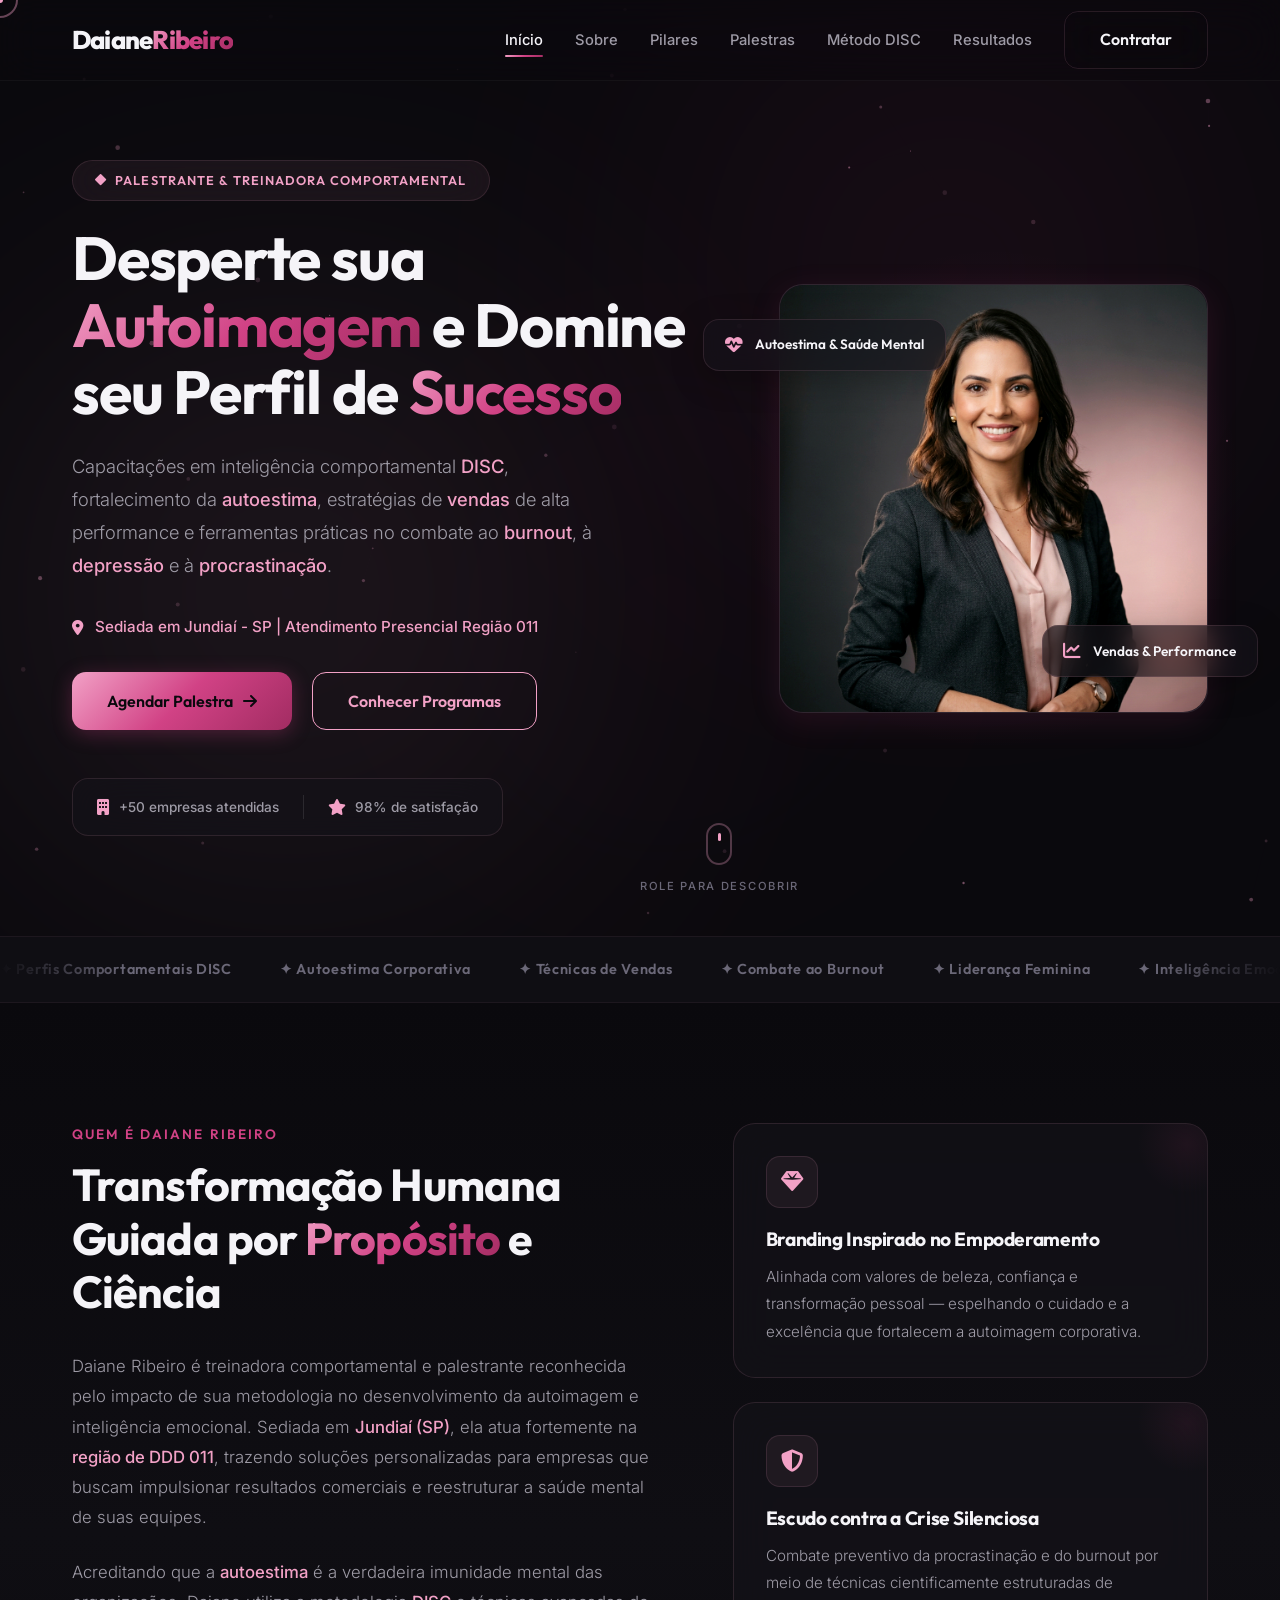
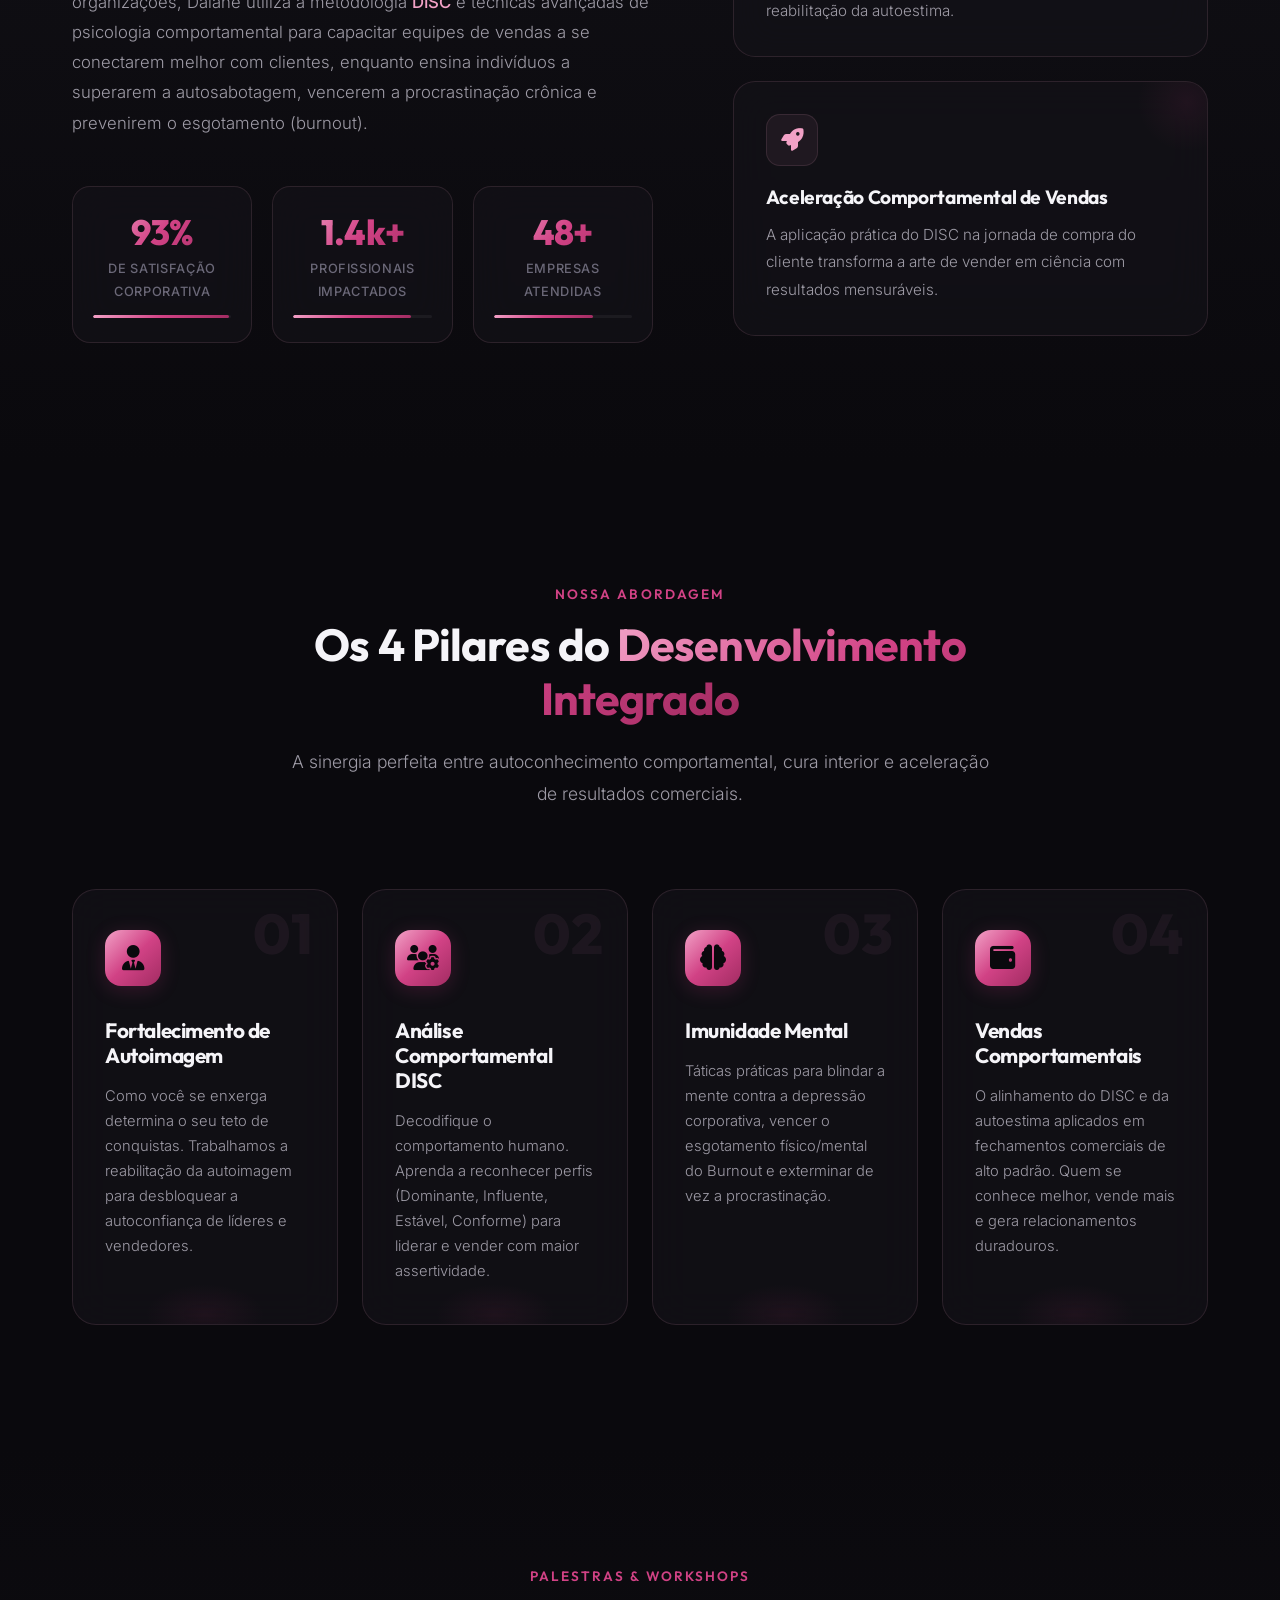
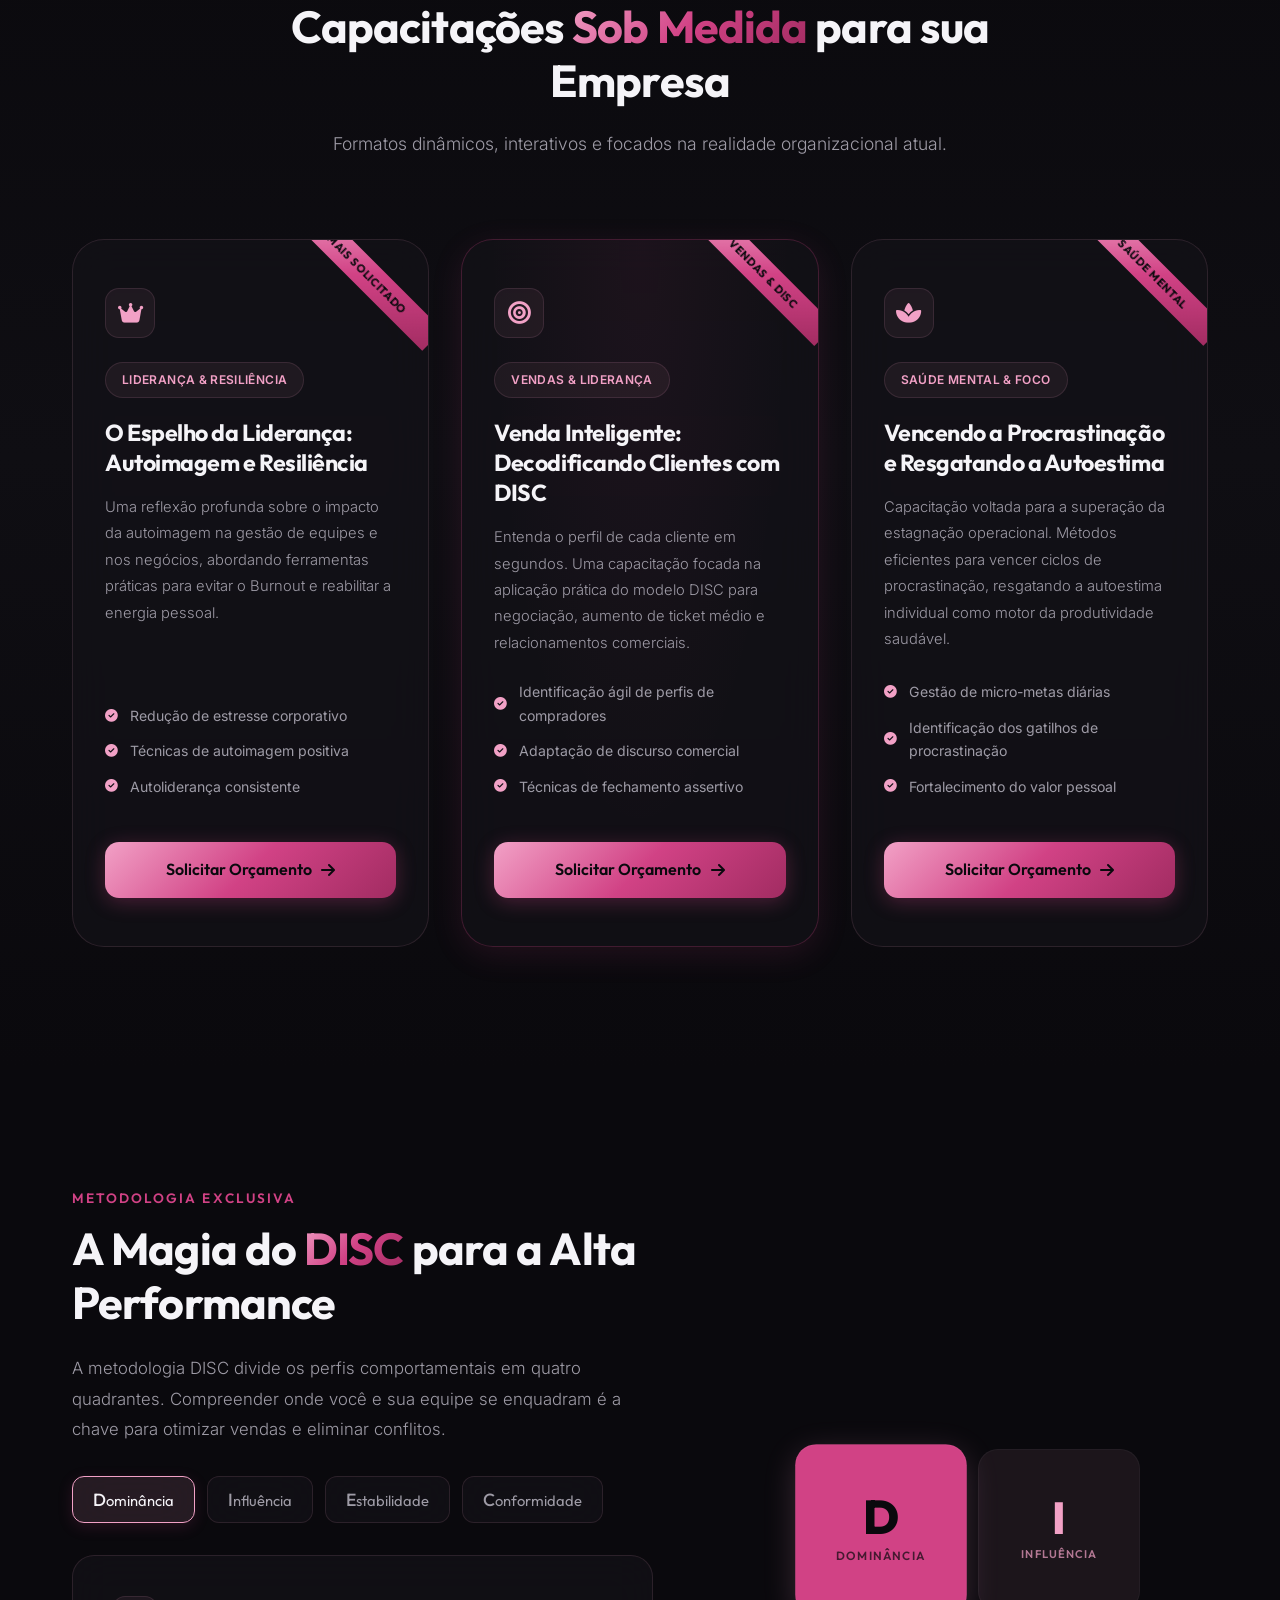
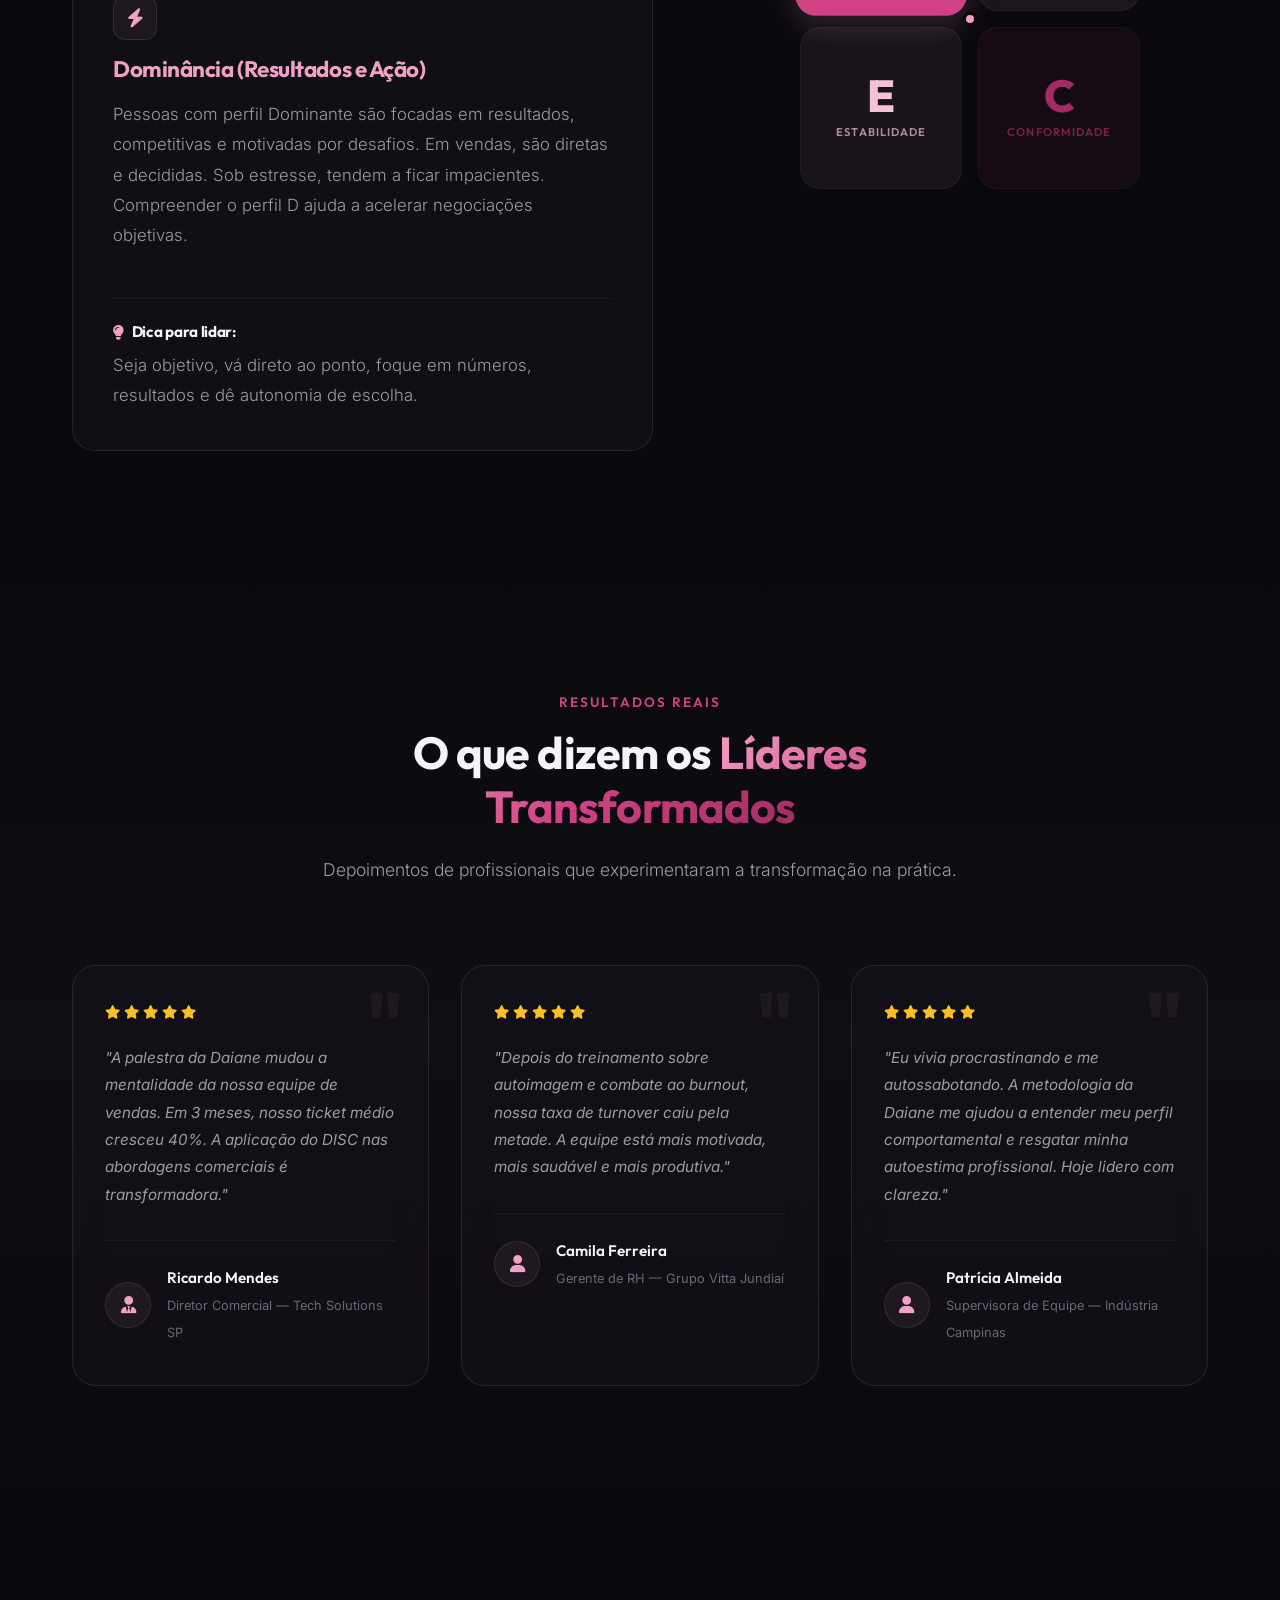
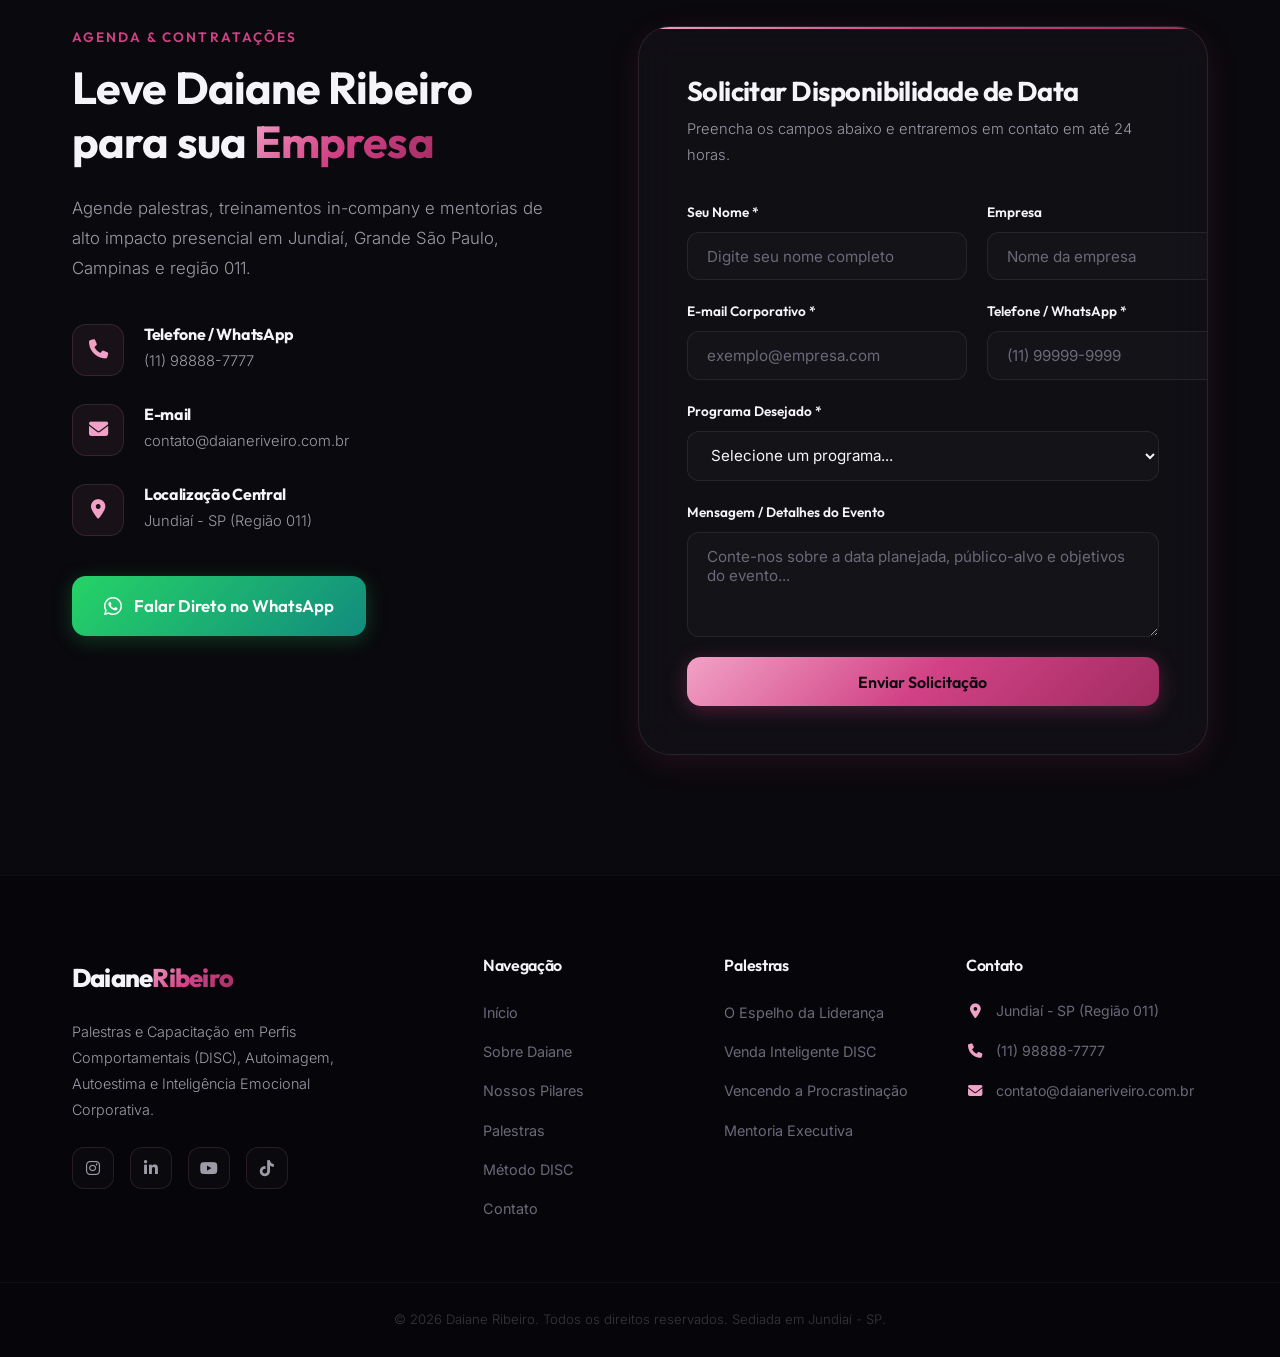
<file: OLD1/index.html>
<!DOCTYPE html>
<html lang="pt-BR">
<head>
    <meta charset="UTF-8">
    <meta name="viewport" content="width=device-width, initial-scale=1.0">
    <title>Daiane Ribeiro | Palestras Corporativas, DISC & Desenvolvimento Humano</title>
    <meta name="description" content="Daiane Ribeiro — Palestrante e Treinadora Comportamental em Jundiaí (SP). Especialista em perfis DISC, autoimagem corporativa, técnicas de vendas e prevenção de Burnout. Região 011.">
    <meta name="keywords" content="palestrante corporativa, DISC, autoimagem, autoestima, burnout, vendas, Jundiaí, treinamento comportamental">
    <meta name="author" content="Daiane Ribeiro">
    <meta property="og:title" content="Daiane Ribeiro | Palestras Corporativas & Desenvolvimento Humano">
    <meta property="og:description" content="Transforme equipes com inteligência comportamental DISC, fortalecimento da autoimagem e estratégias contra Burnout.">
    <meta property="og:type" content="website">
    <meta property="og:image" content="palestrante_foto.png">
    <!-- Favicon -->
    <link rel="icon" type="image/svg+xml" href="data:image/svg+xml,<svg xmlns='http://www.w3.org/2000/svg' viewBox='0 0 100 100'><text y='.9em' font-size='90'>💎</text></svg>">
    <!-- Google Fonts -->
    <link rel="preconnect" href="https://fonts.googleapis.com">
    <link rel="preconnect" href="https://fonts.gstatic.com" crossorigin>
    <link href="https://fonts.googleapis.com/css2?family=Inter:wght@300;400;500;600&family=Outfit:wght@400;500;600;700;800&display=swap" rel="stylesheet">
    <!-- FontAwesome para ícones -->
    <link rel="stylesheet" href="https://cdnjs.cloudflare.com/ajax/libs/font-awesome/6.4.0/css/all.min.css">
    <link rel="stylesheet" href="style.css">
    <script src="script.js" defer></script>
</head>
<body>
    <!-- Cursor personalizado -->
    <div class="custom-cursor" id="customCursor"></div>
    <div class="custom-cursor-dot" id="customCursorDot"></div>

    <!-- Loader Elegante -->
    <div class="page-loader" id="pageLoader">
        <div class="loader-content">
            <div class="loader-logo">Daiane<span>Ribeiro</span></div>
            <div class="loader-bar"><div class="loader-bar-fill"></div></div>
        </div>
    </div>

    <!-- Barra de Navegação -->
    <header class="header" id="siteHeader">
        <div class="container nav-container">
            <a href="#" class="logo" aria-label="Página inicial">
                Daiane<span>Ribeiro</span>
            </a>
            <button class="mobile-nav-toggle" aria-label="Abrir menu" aria-expanded="false" id="navToggle">
                <span class="hamburger-line"></span>
                <span class="hamburger-line"></span>
                <span class="hamburger-line"></span>
            </button>
            <nav class="nav-menu" id="navMenu" aria-label="Navegação principal">
                <ul>
                    <li><a href="#inicio" class="nav-link active">Início</a></li>
                    <li><a href="#sobre" class="nav-link">Sobre</a></li>
                    <li><a href="#pilares" class="nav-link">Pilares</a></li>
                    <li><a href="#palestras" class="nav-link">Palestras</a></li>
                    <li><a href="#disc" class="nav-link">Método DISC</a></li>
                    <li><a href="#depoimentos" class="nav-link">Resultados</a></li>
                    <li><a href="#contato" class="btn btn-secondary nav-btn">Contratar</a></li>
                </ul>
            </nav>
        </div>
        <!-- Barra de progresso de scroll -->
        <div class="scroll-progress" id="scrollProgress"></div>
    </header>

    <main>
        <!-- Hero Section -->
        <section id="inicio" class="hero">
            <div class="container hero-container">
                <div class="hero-content" data-reveal="left">
                    <span class="badge">
                        <i class="fa-solid fa-diamond"></i>
                        Palestrante & Treinadora Comportamental
                    </span>
                    <h1>Desperte sua <span class="text-gradient">Autoimagem</span> e Domine seu Perfil de <span class="text-gradient">Sucesso</span></h1>
                    <p class="hero-description">
                        Capacitações em inteligência comportamental <strong>DISC</strong>, fortalecimento da <strong>autoestima</strong>, estratégias de <strong>vendas</strong> de alta performance e ferramentas práticas no combate ao <strong>burnout</strong>, à <strong>depressão</strong> e à <strong>procrastinação</strong>.
                    </p>
                    <div class="hero-location">
                        <i class="fa-solid fa-location-dot"></i>
                        <span>Sediada em Jundiaí - SP | Atendimento Presencial Região 011</span>
                    </div>
                    <div class="hero-actions">
                        <a href="#contato" class="btn btn-primary" id="heroCta">
                            <span>Agendar Palestra</span>
                            <i class="fa-solid fa-arrow-right"></i>
                        </a>
                        <a href="#palestras" class="btn btn-outline">Conhecer Programas</a>
                    </div>
                    <!-- Indicadores de credibilidade -->
                    <div class="hero-trust">
                        <div class="trust-item">
                            <i class="fa-solid fa-building"></i>
                            <span>+50 empresas atendidas</span>
                        </div>
                        <div class="trust-divider"></div>
                        <div class="trust-item">
                            <i class="fa-solid fa-star"></i>
                            <span>98% de satisfação</span>
                        </div>
                    </div>
                </div>
                <div class="hero-image-container" data-reveal="right">
                    <div class="image-wrapper">
                        <img src="palestrante_foto.png" alt="Daiane Ribeiro - Palestrante Profissional e Treinadora Comportamental" class="hero-img" width="500" height="500">
                        <div class="image-glow"></div>
                        <div class="floating-badge badge-top">
                            <i class="fa-solid fa-heart-pulse"></i>
                            <span>Autoestima & Saúde Mental</span>
                        </div>
                        <div class="floating-badge badge-bottom">
                            <i class="fa-solid fa-chart-line"></i>
                            <span>Vendas & Performance</span>
                        </div>
                    </div>
                </div>
            </div>
            <!-- Formas de fundo decorativas -->
            <div class="hero-bg-shapes" aria-hidden="true">
                <div class="shape shape-1"></div>
                <div class="shape shape-2"></div>
                <div class="shape shape-3"></div>
            </div>
            <!-- Partículas flutuantes -->
            <canvas id="heroParticles" class="hero-particles" aria-hidden="true"></canvas>
            <!-- Indicador de scroll -->
            <div class="scroll-indicator" aria-hidden="true">
                <div class="scroll-mouse">
                    <div class="scroll-wheel"></div>
                </div>
                <span>Role para descobrir</span>
            </div>
        </section>

        <!-- Barra de Marcas / Social Proof -->
        <section class="trust-bar" aria-label="Áreas de atuação">
            <div class="trust-bar-inner">
                <div class="trust-marquee">
                    <span>✦ Perfis Comportamentais DISC</span>
                    <span>✦ Autoestima Corporativa</span>
                    <span>✦ Técnicas de Vendas</span>
                    <span>✦ Combate ao Burnout</span>
                    <span>✦ Liderança Feminina</span>
                    <span>✦ Inteligência Emocional</span>
                    <span>✦ Prevenção da Procrastinação</span>
                    <span>✦ Desenvolvimento Humano</span>
                    <span>✦ Perfis Comportamentais DISC</span>
                    <span>✦ Autoestima Corporativa</span>
                    <span>✦ Técnicas de Vendas</span>
                    <span>✦ Combate ao Burnout</span>
                    <span>✦ Liderança Feminina</span>
                    <span>✦ Inteligência Emocional</span>
                    <span>✦ Prevenção da Procrastinação</span>
                    <span>✦ Desenvolvimento Humano</span>
                </div>
            </div>
        </section>

        <!-- Seção Sobre Daiane Ribeiro -->
        <section id="sobre" class="about">
            <div class="container about-container">
                <div class="about-info" data-reveal="left">
                    <span class="section-subtitle">Quem é Daiane Ribeiro</span>
                    <h2>Transformação Humana Guiada por <span class="text-gradient">Propósito</span> e Ciência</h2>
                    <p>
                        Daiane Ribeiro é treinadora comportamental e palestrante reconhecida pelo impacto de sua metodologia no desenvolvimento da autoimagem e inteligência emocional. Sediada em <strong>Jundiaí (SP)</strong>, ela atua fortemente na <strong>região de DDD 011</strong>, trazendo soluções personalizadas para empresas que buscam impulsionar resultados comerciais e reestruturar a saúde mental de suas equipes.
                    </p>
                    <p>
                        Acreditando que a <strong>autoestima</strong> é a verdadeira imunidade mental das organizações, Daiane utiliza a metodologia <strong>DISC</strong> e técnicas avançadas de psicologia comportamental para capacitar equipes de vendas a se conectarem melhor com clientes, enquanto ensina indivíduos a superarem a autosabotagem, vencerem a procrastinação crônica e prevenirem o esgotamento (burnout).
                    </p>
                    <div class="about-stats">
                        <div class="stat-card" data-reveal="up">
                            <h3 class="stat-number" data-target="98">0</h3>
                            <p class="stat-label">De Satisfação Corporativa</p>
                            <div class="stat-bar"><div class="stat-bar-fill" style="--fill-width: 98%"></div></div>
                        </div>
                        <div class="stat-card" data-reveal="up">
                            <h3 class="stat-number" data-target="1500">0</h3>
                            <p class="stat-label">Profissionais Impactados</p>
                            <div class="stat-bar"><div class="stat-bar-fill" style="--fill-width: 85%"></div></div>
                        </div>
                        <div class="stat-card" data-reveal="up">
                            <h3 class="stat-number" data-target="50">0</h3>
                            <p class="stat-label">Empresas Atendidas</p>
                            <div class="stat-bar"><div class="stat-bar-fill" style="--fill-width: 72%"></div></div>
                        </div>
                    </div>
                </div>
                <div class="about-highlights" data-reveal="right">
                    <div class="highlight-box">
                        <div class="highlight-icon"><i class="fa-solid fa-gem"></i></div>
                        <h4>Branding Inspirado no Empoderamento</h4>
                        <p>Alinhada com valores de beleza, confiança e transformação pessoal — espelhando o cuidado e a excelência que fortalecem a autoimagem corporativa.</p>
                        <div class="highlight-glow"></div>
                    </div>
                    <div class="highlight-box">
                        <div class="highlight-icon"><i class="fa-solid fa-shield-halved"></i></div>
                        <h4>Escudo contra a Crise Silenciosa</h4>
                        <p>Combate preventivo da procrastinação e do burnout por meio de técnicas cientificamente estruturadas de reabilitação da autoestima.</p>
                        <div class="highlight-glow"></div>
                    </div>
                    <div class="highlight-box">
                        <div class="highlight-icon"><i class="fa-solid fa-rocket"></i></div>
                        <h4>Aceleração Comportamental de Vendas</h4>
                        <p>A aplicação prática do DISC na jornada de compra do cliente transforma a arte de vender em ciência com resultados mensuráveis.</p>
                        <div class="highlight-glow"></div>
                    </div>
                </div>
            </div>
        </section>

        <!-- Pilares de Transformação -->
        <section id="pilares" class="features">
            <div class="container">
                <div class="section-header" data-reveal="up">
                    <span class="section-subtitle">Nossa Abordagem</span>
                    <h2>Os 4 Pilares do <span class="text-gradient">Desenvolvimento Integrado</span></h2>
                    <p>A sinergia perfeita entre autoconhecimento comportamental, cura interior e aceleração de resultados comerciais.</p>
                </div>
                <div class="features-grid">
                    <div class="feature-card" data-reveal="up" data-delay="0">
                        <div class="feature-number">01</div>
                        <div class="feature-icon"><i class="fa-solid fa-user-tie"></i></div>
                        <h3>Fortalecimento de Autoimagem</h3>
                        <p>Como você se enxerga determina o seu teto de conquistas. Trabalhamos a reabilitação da autoimagem para desbloquear a autoconfiança de líderes e vendedores.</p>
                        <div class="feature-card-glow"></div>
                    </div>
                    <div class="feature-card" data-reveal="up" data-delay="100">
                        <div class="feature-number">02</div>
                        <div class="feature-icon"><i class="fa-solid fa-users-gear"></i></div>
                        <h3>Análise Comportamental DISC</h3>
                        <p>Decodifique o comportamento humano. Aprenda a reconhecer perfis (Dominante, Influente, Estável, Conforme) para liderar e vender com maior assertividade.</p>
                        <div class="feature-card-glow"></div>
                    </div>
                    <div class="feature-card" data-reveal="up" data-delay="200">
                        <div class="feature-number">03</div>
                        <div class="feature-icon"><i class="fa-solid fa-brain"></i></div>
                        <h3>Imunidade Mental</h3>
                        <p>Táticas práticas para blindar a mente contra a depressão corporativa, vencer o esgotamento físico/mental do Burnout e exterminar de vez a procrastinação.</p>
                        <div class="feature-card-glow"></div>
                    </div>
                    <div class="feature-card" data-reveal="up" data-delay="300">
                        <div class="feature-number">04</div>
                        <div class="feature-icon"><i class="fa-solid fa-wallet"></i></div>
                        <h3>Vendas Comportamentais</h3>
                        <p>O alinhamento do DISC e da autoestima aplicados em fechamentos comerciais de alto padrão. Quem se conhece melhor, vende mais e gera relacionamentos duradouros.</p>
                        <div class="feature-card-glow"></div>
                    </div>
                </div>
            </div>
        </section>

        <!-- Portfólio de Palestras -->
        <section id="palestras" class="programs">
            <div class="container">
                <div class="section-header" data-reveal="up">
                    <span class="section-subtitle">Palestras & Workshops</span>
                    <h2>Capacitações <span class="text-gradient">Sob Medida</span> para sua Empresa</h2>
                    <p>Formatos dinâmicos, interativos e focados na realidade organizacional atual.</p>
                </div>
                <div class="programs-grid">
                    <!-- Palestra 1 -->
                    <div class="program-card" data-reveal="up" data-delay="0">
                        <div class="program-ribbon">Mais Solicitado</div>
                        <div class="program-content">
                            <div class="program-icon"><i class="fa-solid fa-crown"></i></div>
                            <span class="program-tag">Liderança & Resiliência</span>
                            <h3>O Espelho da Liderança: Autoimagem e Resiliência</h3>
                            <p>Uma reflexão profunda sobre o impacto da autoimagem na gestão de equipes e nos negócios, abordando ferramentas práticas para evitar o Burnout e reabilitar a energia pessoal.</p>
                            <ul class="program-benefits">
                                <li><i class="fa-solid fa-check-circle"></i> Redução de estresse corporativo</li>
                                <li><i class="fa-solid fa-check-circle"></i> Técnicas de autoimagem positiva</li>
                                <li><i class="fa-solid fa-check-circle"></i> Autoliderança consistente</li>
                            </ul>
                            <a href="#contato" class="btn btn-primary btn-full">Solicitar Orçamento <i class="fa-solid fa-arrow-right"></i></a>
                        </div>
                    </div>
                    <!-- Palestra 2 -->
                    <div class="program-card featured" data-reveal="up" data-delay="150">
                        <div class="program-ribbon">Vendas & DISC</div>
                        <div class="program-content">
                            <div class="program-icon"><i class="fa-solid fa-bullseye"></i></div>
                            <span class="program-tag">Vendas & Liderança</span>
                            <h3>Venda Inteligente: Decodificando Clientes com DISC</h3>
                            <p>Entenda o perfil de cada cliente em segundos. Uma capacitação focada na aplicação prática do modelo DISC para negociação, aumento de ticket médio e relacionamentos comerciais.</p>
                            <ul class="program-benefits">
                                <li><i class="fa-solid fa-check-circle"></i> Identificação ágil de perfis de compradores</li>
                                <li><i class="fa-solid fa-check-circle"></i> Adaptação de discurso comercial</li>
                                <li><i class="fa-solid fa-check-circle"></i> Técnicas de fechamento assertivo</li>
                            </ul>
                            <a href="#contato" class="btn btn-primary btn-full">Solicitar Orçamento <i class="fa-solid fa-arrow-right"></i></a>
                        </div>
                    </div>
                    <!-- Palestra 3 -->
                    <div class="program-card" data-reveal="up" data-delay="300">
                        <div class="program-ribbon">Saúde Mental</div>
                        <div class="program-content">
                            <div class="program-icon"><i class="fa-solid fa-spa"></i></div>
                            <span class="program-tag">Saúde Mental & Foco</span>
                            <h3>Vencendo a Procrastinação e Resgatando a Autoestima</h3>
                            <p>Capacitação voltada para a superação da estagnação operacional. Métodos eficientes para vencer ciclos de procrastinação, resgatando a autoestima individual como motor da produtividade saudável.</p>
                            <ul class="program-benefits">
                                <li><i class="fa-solid fa-check-circle"></i> Gestão de micro-metas diárias</li>
                                <li><i class="fa-solid fa-check-circle"></i> Identificação dos gatilhos de procrastinação</li>
                                <li><i class="fa-solid fa-check-circle"></i> Fortalecimento do valor pessoal</li>
                            </ul>
                            <a href="#contato" class="btn btn-primary btn-full">Solicitar Orçamento <i class="fa-solid fa-arrow-right"></i></a>
                        </div>
                    </div>
                </div>
            </div>
        </section>

        <!-- Seção sobre Perfil DISC Interativa -->
        <section id="disc" class="disc-section">
            <div class="container disc-container">
                <div class="disc-info" data-reveal="left">
                    <span class="section-subtitle">Metodologia Exclusiva</span>
                    <h2>A Magia do <span class="text-gradient">DISC</span> para a Alta Performance</h2>
                    <p>
                        A metodologia DISC divide os perfis comportamentais em quatro quadrantes. Compreender onde você e sua equipe se enquadram é a chave para otimizar vendas e eliminar conflitos.
                    </p>
                    <div class="disc-selector">
                        <button class="disc-btn active" data-disc="d" aria-label="Perfil Dominância">
                            <strong>D</strong>ominância
                        </button>
                        <button class="disc-btn" data-disc="i" aria-label="Perfil Influência">
                            <strong>I</strong>nfluência
                        </button>
                        <button class="disc-btn" data-disc="s" aria-label="Perfil Estabilidade">
                            <strong>E</strong>stabilidade
                        </button>
                        <button class="disc-btn" data-disc="c" aria-label="Perfil Conformidade">
                            <strong>C</strong>onformidade
                        </button>
                    </div>
                    <div class="disc-content-box" id="discContent">
                        <div class="disc-profile-icon" id="discIcon"><i class="fa-solid fa-bolt"></i></div>
                        <h4 id="discTitle">Dominância (Resultados e Ação)</h4>
                        <p id="discText">Pessoas com perfil Dominante são focadas em resultados, competitivas e motivadas por desafios. Em vendas, são diretas e decididas. Sob estresse, tendem a ficar impacientes. Compreender o perfil D ajuda a acelerar negociações objetivas.</p>
                        <div class="disc-tips">
                            <h5><i class="fa-solid fa-lightbulb"></i> Dica para lidar:</h5>
                            <p id="discTip">Seja objetivo, vá direto ao ponto, foque em números, resultados e dê autonomia de escolha.</p>
                        </div>
                    </div>
                </div>
                <div class="disc-visual" data-reveal="right">
                    <div class="disc-matrix">
                        <div class="matrix-quad quad-d active" data-disc="d">
                            <span class="quad-letter">D</span>
                            <span class="quad-label">Dominância</span>
                        </div>
                        <div class="matrix-quad quad-i" data-disc="i">
                            <span class="quad-letter">I</span>
                            <span class="quad-label">Influência</span>
                        </div>
                        <div class="matrix-quad quad-s" data-disc="s">
                            <span class="quad-letter">E</span>
                            <span class="quad-label">Estabilidade</span>
                        </div>
                        <div class="matrix-quad quad-c" data-disc="c">
                            <span class="quad-letter">C</span>
                            <span class="quad-label">Conformidade</span>
                        </div>
                        <div class="matrix-center-dot"></div>
                    </div>
                </div>
            </div>
        </section>

        <!-- Depoimentos / Social Proof -->
        <section id="depoimentos" class="testimonials">
            <div class="container">
                <div class="section-header" data-reveal="up">
                    <span class="section-subtitle">Resultados Reais</span>
                    <h2>O que dizem os <span class="text-gradient">Líderes Transformados</span></h2>
                    <p>Depoimentos de profissionais que experimentaram a transformação na prática.</p>
                </div>
                <div class="testimonials-grid">
                    <div class="testimonial-card" data-reveal="up" data-delay="0">
                        <div class="testimonial-stars">
                            <i class="fa-solid fa-star"></i><i class="fa-solid fa-star"></i><i class="fa-solid fa-star"></i><i class="fa-solid fa-star"></i><i class="fa-solid fa-star"></i>
                        </div>
                        <blockquote>
                            "A palestra da Daiane mudou a mentalidade da nossa equipe de vendas. Em 3 meses, nosso ticket médio cresceu 40%. A aplicação do DISC nas abordagens comerciais é transformadora."
                        </blockquote>
                        <div class="testimonial-author">
                            <div class="author-avatar"><i class="fa-solid fa-user-tie"></i></div>
                            <div>
                                <strong>Ricardo Mendes</strong>
                                <span>Diretor Comercial — Tech Solutions SP</span>
                            </div>
                        </div>
                    </div>
                    <div class="testimonial-card" data-reveal="up" data-delay="150">
                        <div class="testimonial-stars">
                            <i class="fa-solid fa-star"></i><i class="fa-solid fa-star"></i><i class="fa-solid fa-star"></i><i class="fa-solid fa-star"></i><i class="fa-solid fa-star"></i>
                        </div>
                        <blockquote>
                            "Depois do treinamento sobre autoimagem e combate ao burnout, nossa taxa de turnover caiu pela metade. A equipe está mais motivada, mais saudável e mais produtiva."
                        </blockquote>
                        <div class="testimonial-author">
                            <div class="author-avatar"><i class="fa-solid fa-user"></i></div>
                            <div>
                                <strong>Camila Ferreira</strong>
                                <span>Gerente de RH — Grupo Vitta Jundiaí</span>
                            </div>
                        </div>
                    </div>
                    <div class="testimonial-card" data-reveal="up" data-delay="300">
                        <div class="testimonial-stars">
                            <i class="fa-solid fa-star"></i><i class="fa-solid fa-star"></i><i class="fa-solid fa-star"></i><i class="fa-solid fa-star"></i><i class="fa-solid fa-star"></i>
                        </div>
                        <blockquote>
                            "Eu vivia procrastinando e me autossabotando. A metodologia da Daiane me ajudou a entender meu perfil comportamental e resgatar minha autoestima profissional. Hoje lidero com clareza."
                        </blockquote>
                        <div class="testimonial-author">
                            <div class="author-avatar"><i class="fa-solid fa-user"></i></div>
                            <div>
                                <strong>Patrícia Almeida</strong>
                                <span>Supervisora de Equipe — Indústria Campinas</span>
                            </div>
                        </div>
                    </div>
                </div>
            </div>
        </section>

        <!-- Formulário de Contato e Agendamento -->
        <section id="contato" class="contact">
            <div class="container contact-container">
                <div class="contact-info" data-reveal="left">
                    <span class="section-subtitle">Agenda & Contratações</span>
                    <h2>Leve Daiane Ribeiro para sua <span class="text-gradient">Empresa</span></h2>
                    <p>Agende palestras, treinamentos in-company e mentorias de alto impacto presencial em Jundiaí, Grande São Paulo, Campinas e região 011.</p>
                    
                    <div class="contact-details">
                        <div class="contact-item">
                            <div class="contact-icon"><i class="fa-solid fa-phone"></i></div>
                            <div>
                                <h4>Telefone / WhatsApp</h4>
                                <p>(11) 98888-7777</p>
                            </div>
                        </div>
                        <div class="contact-item">
                            <div class="contact-icon"><i class="fa-solid fa-envelope"></i></div>
                            <div>
                                <h4>E-mail</h4>
                                <p>contato@daianeriveiro.com.br</p>
                            </div>
                        </div>
                        <div class="contact-item">
                            <div class="contact-icon"><i class="fa-solid fa-location-dot"></i></div>
                            <div>
                                <h4>Localização Central</h4>
                                <p>Jundiaí - SP (Região 011)</p>
                            </div>
                        </div>
                    </div>

                    <!-- CTA WhatsApp -->
                    <a href="https://wa.me/5511988887777?text=Ol%C3%A1%20Daiane!%20Gostaria%20de%20saber%20mais%20sobre%20suas%20palestras." class="btn btn-whatsapp" target="_blank" rel="noopener" id="whatsappCta">
                        <i class="fa-brands fa-whatsapp"></i>
                        <span>Falar Direto no WhatsApp</span>
                    </a>
                </div>

                <div class="contact-form-container" data-reveal="right">
                    <form id="contactForm" class="contact-form" novalidate>
                        <h3>Solicitar Disponibilidade de Data</h3>
                        <p>Preencha os campos abaixo e entraremos em contato em até 24 horas.</p>
                        
                        <div class="form-row">
                            <div class="form-group">
                                <label for="name">Seu Nome *</label>
                                <input type="text" id="name" name="name" required placeholder="Digite seu nome completo" autocomplete="name">
                                <span class="error-message" id="nameError">Nome é obrigatório.</span>
                            </div>
                            <div class="form-group">
                                <label for="company">Empresa</label>
                                <input type="text" id="company" name="company" placeholder="Nome da empresa" autocomplete="organization">
                            </div>
                        </div>

                        <div class="form-row">
                            <div class="form-group">
                                <label for="email">E-mail Corporativo *</label>
                                <input type="email" id="email" name="email" required placeholder="exemplo@empresa.com" autocomplete="email">
                                <span class="error-message" id="emailError">E-mail corporativo válido é obrigatório.</span>
                            </div>
                            <div class="form-group">
                                <label for="phone">Telefone / WhatsApp *</label>
                                <input type="tel" id="phone" name="phone" required placeholder="(11) 99999-9999" autocomplete="tel">
                                <span class="error-message" id="phoneError">Telefone válido é obrigatório.</span>
                            </div>
                        </div>

                        <div class="form-group">
                            <label for="service">Programa Desejado *</label>
                            <select id="service" name="service" required>
                                <option value="" disabled selected>Selecione um programa...</option>
                                <option value="lideranca-autoimagem">Palestra: O Espelho da Liderança</option>
                                <option value="vendas-disc">Palestra/Treinamento: Venda Inteligente com DISC</option>
                                <option value="procrastinacao-autoestima">Palestra: Vencendo a Procrastinação</option>
                                <option value="mentoria-individual">Mentoria Executiva Individual</option>
                                <option value="treinamento-completo">Programa Completo (Todas as Palestras)</option>
                            </select>
                            <span class="error-message" id="serviceError">Selecione uma das opções.</span>
                        </div>

                        <div class="form-group">
                            <label for="message">Mensagem / Detalhes do Evento</label>
                            <textarea id="message" name="message" rows="4" placeholder="Conte-nos sobre a data planejada, público-alvo e objetivos do evento..."></textarea>
                        </div>

                        <button type="submit" class="btn btn-primary btn-full" id="submitBtn">
                            <span>Enviar Solicitação</span>
                            <div class="btn-loader" aria-hidden="true"></div>
                        </button>
                    </form>
                    <div id="formSuccess" class="form-success-alert">
                        <div class="success-icon-wrapper">
                            <i class="fa-solid fa-circle-check"></i>
                        </div>
                        <h4>Solicitação Enviada com Sucesso!</h4>
                        <p>Obrigado pelo contato. Em breve entraremos em contato para confirmar detalhes.</p>
                        <a href="#inicio" class="btn btn-outline">Voltar ao Topo</a>
                    </div>
                </div>
            </div>
        </section>
    </main>

    <!-- Rodapé -->
    <footer class="footer">
        <div class="container footer-container">
            <div class="footer-brand">
                <a href="#" class="logo footer-logo" aria-label="Página inicial">
                    Daiane<span>Ribeiro</span>
                </a>
                <p>Palestras e Capacitação em Perfis Comportamentais (DISC), Autoimagem, Autoestima e Inteligência Emocional Corporativa.</p>
                <div class="social-icons">
                    <a href="#" aria-label="Instagram"><i class="fa-brands fa-instagram"></i></a>
                    <a href="#" aria-label="LinkedIn"><i class="fa-brands fa-linkedin-in"></i></a>
                    <a href="#" aria-label="YouTube"><i class="fa-brands fa-youtube"></i></a>
                    <a href="#" aria-label="TikTok"><i class="fa-brands fa-tiktok"></i></a>
                </div>
            </div>
            <div class="footer-links">
                <h4>Navegação</h4>
                <ul>
                    <li><a href="#inicio">Início</a></li>
                    <li><a href="#sobre">Sobre Daiane</a></li>
                    <li><a href="#pilares">Nossos Pilares</a></li>
                    <li><a href="#palestras">Palestras</a></li>
                    <li><a href="#disc">Método DISC</a></li>
                    <li><a href="#contato">Contato</a></li>
                </ul>
            </div>
            <div class="footer-links">
                <h4>Palestras</h4>
                <ul>
                    <li><a href="#palestras">O Espelho da Liderança</a></li>
                    <li><a href="#palestras">Venda Inteligente DISC</a></li>
                    <li><a href="#palestras">Vencendo a Procrastinação</a></li>
                    <li><a href="#palestras">Mentoria Executiva</a></li>
                </ul>
            </div>
            <div class="footer-contact">
                <h4>Contato</h4>
                <div class="footer-contact-item">
                    <i class="fa-solid fa-location-dot"></i>
                    <span>Jundiaí - SP (Região 011)</span>
                </div>
                <div class="footer-contact-item">
                    <i class="fa-solid fa-phone"></i>
                    <span>(11) 98888-7777</span>
                </div>
                <div class="footer-contact-item">
                    <i class="fa-solid fa-envelope"></i>
                    <span>contato@daianeriveiro.com.br</span>
                </div>
            </div>
        </div>
        <div class="footer-bottom">
            <div class="container">
                <p>&copy; 2026 Daiane Ribeiro. Todos os direitos reservados. Sediada em Jundiaí - SP.</p>
            </div>
        </div>
    </footer>

    <!-- Botão Voltar ao Topo -->
    <button class="back-to-top" id="backToTop" aria-label="Voltar ao topo">
        <i class="fa-solid fa-chevron-up"></i>
    </button>
</body>
</html>
</file>
<file: style.css>
/* ================================================================
   DAIANE RIVEIRO — Landing Page Premium
   Design System: Rosa Mary Kay + Grafite Escuro + Branco Premium
   Estilo: Glassmorphism, Micro-animações, Dark Mode Elegante
   ================================================================ */

/* Reset e Variáveis Globais */
:root {
    /* Cores Mary Kay & Branding */
    --color-primary-light: #F7C0D7;
    --color-primary: #F2A1C6;
    --color-primary-dark: #D14285;
    --color-primary-deeper: #A22C62;
    --color-primary-gradient: linear-gradient(135deg, #F2A1C6 0%, #D14285 50%, #A22C62 100%);
    --color-primary-gradient-reverse: linear-gradient(135deg, #A22C62 0%, #D14285 50%, #F2A1C6 100%);

    /* Tons Neutros Escuros (Sleek Dark Mode) */
    --color-bg-dark: #0A090D;
    --color-bg-elevated: #0F0E13;
    --color-bg-card: #14131A;
    --color-bg-card-hover: #1D1C24;
    --color-text-white: #F5F4F8;
    --color-text-gray: #9E9BA6;
    --color-text-muted: #6B6878;

    /* Glassmorphism Tokens */
    --glass-bg: rgba(20, 19, 26, 0.65);
    --glass-bg-light: rgba(242, 161, 198, 0.06);
    --glass-border: 1px solid rgba(242, 161, 198, 0.12);
    --glass-border-hover: 1px solid rgba(242, 161, 198, 0.3);
    --glass-blur: blur(20px);

    /* Sombras e Brilhos */
    --shadow-sm: 0 4px 16px rgba(0, 0, 0, 0.2);
    --shadow-md: 0 8px 32px rgba(0, 0, 0, 0.25);
    --shadow-glow: 0 8px 32px rgba(209, 66, 133, 0.12);
    --shadow-glow-hover: 0 16px 48px rgba(209, 66, 133, 0.25);
    --shadow-glow-intense: 0 0 60px rgba(209, 66, 133, 0.3);

    /* Transições */
    --transition-smooth: all 0.4s cubic-bezier(0.16, 1, 0.3, 1);
    --transition-fast: all 0.25s cubic-bezier(0.16, 1, 0.3, 1);
    --transition-spring: all 0.5s cubic-bezier(0.34, 1.56, 0.64, 1);

    /* Fontes */
    --font-heading: 'Outfit', sans-serif;
    --font-body: 'Inter', sans-serif;

    /* Espaçamento de seção */
    --section-padding: 120px 0;
    --border-radius-lg: 24px;
    --border-radius-xl: 32px;
}

/* Reset Universal */
*,
*::before,
*::after {
    margin: 0;
    padding: 0;
    box-sizing: border-box;
}

html {
    scroll-behavior: smooth;
    font-size: 16px;
    scrollbar-width: thin;
    scrollbar-color: var(--color-primary-dark) var(--color-bg-dark);
}

html::-webkit-scrollbar { width: 8px; }
html::-webkit-scrollbar-track { background: var(--color-bg-dark); }
html::-webkit-scrollbar-thumb {
    background: var(--color-primary-dark);
    border-radius: 4px;
}

body {
    background-color: var(--color-bg-dark);
    color: var(--color-text-white);
    font-family: var(--font-body);
    line-height: 1.7;
    overflow-x: hidden;
    cursor: default;
}

a {
    color: inherit;
    text-decoration: none;
    transition: var(--transition-smooth);
}

ul { list-style: none; }

img {
    max-width: 100%;
    height: auto;
    display: block;
}

.container {
    width: 100%;
    max-width: 1200px;
    margin: 0 auto;
    padding: 0 2rem;
}

/* Cursor Personalizado */
.custom-cursor,
.custom-cursor-dot {
    position: fixed;
    pointer-events: none;
    z-index: 9999;
    border-radius: 50%;
    transition: transform 0.15s ease;
    display: none;
}

.custom-cursor {
    width: 36px;
    height: 36px;
    border: 2px solid rgba(242, 161, 198, 0.4);
    transform: translate(-50%, -50%);
}

.custom-cursor-dot {
    width: 6px;
    height: 6px;
    background: var(--color-primary);
    transform: translate(-50%, -50%);
}

/* Page Loader */
.page-loader {
    position: fixed;
    inset: 0;
    z-index: 10000;
    background: var(--color-bg-dark);
    display: flex;
    align-items: center;
    justify-content: center;
    transition: opacity 0.6s ease, visibility 0.6s ease;
}

.page-loader.hidden {
    opacity: 0;
    visibility: hidden;
    pointer-events: none;
}

.loader-content {
    text-align: center;
}

.loader-logo {
    font-family: var(--font-heading);
    font-size: 2.5rem;
    font-weight: 800;
    color: var(--color-text-white);
    margin-bottom: 2rem;
    letter-spacing: -0.03em;
}

.loader-logo span {
    background: var(--color-primary-gradient);
    -webkit-background-clip: text;
    -webkit-text-fill-color: transparent;
    background-clip: text;
}

.loader-bar {
    width: 200px;
    height: 3px;
    background: rgba(255, 255, 255, 0.05);
    border-radius: 3px;
    overflow: hidden;
    margin: 0 auto;
}

.loader-bar-fill {
    width: 0;
    height: 100%;
    background: var(--color-primary-gradient);
    border-radius: 3px;
    animation: loaderFill 1.5s ease-in-out forwards;
}

@keyframes loaderFill {
    0% { width: 0; }
    100% { width: 100%; }
}

/* Tipografia */
h1, h2, h3, h4, h5, h6 {
    font-family: var(--font-heading);
    font-weight: 700;
    letter-spacing: -0.02em;
    line-height: 1.2;
    color: var(--color-text-white);
}

p {
    font-size: 1.05rem;
    font-weight: 300;
    color: var(--color-text-gray);
    margin-bottom: 1.5rem;
    line-height: 1.8;
}

strong {
    color: var(--color-primary);
    font-weight: 500;
}

.text-gradient {
    background: var(--color-primary-gradient);
    -webkit-background-clip: text;
    -webkit-text-fill-color: transparent;
    background-clip: text;
}

/* Badges e Títulos Reutilizáveis */
.badge {
    display: inline-flex;
    align-items: center;
    gap: 0.5rem;
    padding: 0.55rem 1.4rem;
    border-radius: 50px;
    background: var(--glass-bg-light);
    backdrop-filter: var(--glass-blur);
    -webkit-backdrop-filter: var(--glass-blur);
    border: var(--glass-border);
    color: var(--color-primary);
    font-family: var(--font-heading);
    font-size: 0.8rem;
    font-weight: 600;
    text-transform: uppercase;
    letter-spacing: 0.08em;
    margin-bottom: 1.5rem;
}

.badge i {
    font-size: 0.7rem;
}

.section-subtitle {
    display: block;
    color: var(--color-primary-dark);
    font-family: var(--font-heading);
    font-weight: 600;
    font-size: 0.85rem;
    text-transform: uppercase;
    letter-spacing: 0.15em;
    margin-bottom: 0.75rem;
}

.section-header {
    text-align: center;
    max-width: 700px;
    margin: 0 auto 5rem auto;
}

.section-header h2 {
    font-size: 2.8rem;
    margin-bottom: 1.25rem;
}

.section-header p {
    font-size: 1.1rem;
}

/* Botões Premium */
.btn {
    display: inline-flex;
    align-items: center;
    justify-content: center;
    gap: 0.6rem;
    padding: 0.9rem 2.2rem;
    border-radius: 14px;
    font-family: var(--font-heading);
    font-weight: 600;
    font-size: 1rem;
    cursor: pointer;
    transition: var(--transition-smooth);
    position: relative;
    overflow: hidden;
    border: none;
}

.btn::before {
    content: '';
    position: absolute;
    inset: 0;
    background: linear-gradient(135deg, rgba(255,255,255,0.15) 0%, transparent 100%);
    opacity: 0;
    transition: opacity 0.3s ease;
}

.btn:hover::before { opacity: 1; }

.btn-primary {
    background: var(--color-primary-gradient);
    color: var(--color-bg-dark);
    box-shadow: 0 4px 20px rgba(209, 66, 133, 0.3);
}

.btn-primary:hover {
    transform: translateY(-3px);
    box-shadow: 0 8px 35px rgba(209, 66, 133, 0.5);
}

.btn-primary:active { transform: translateY(-1px); }

.btn-secondary {
    background: transparent;
    color: var(--color-text-white);
    border: var(--glass-border);
    backdrop-filter: var(--glass-blur);
    -webkit-backdrop-filter: var(--glass-blur);
}

.btn-secondary:hover {
    background: var(--glass-bg-light);
    border: var(--glass-border-hover);
    transform: translateY(-2px);
}

.btn-outline {
    background: transparent;
    color: var(--color-primary);
    border: 1.5px solid var(--color-primary);
}

.btn-outline:hover {
    background: var(--color-primary);
    color: var(--color-bg-dark);
    transform: translateY(-3px);
    box-shadow: 0 8px 25px rgba(209, 66, 133, 0.35);
}

.btn-full { width: 100%; }

.btn-whatsapp {
    background: linear-gradient(135deg, #25D366, #128C7E);
    color: white;
    padding: 1rem 2rem;
    border-radius: 14px;
    font-family: var(--font-heading);
    font-weight: 600;
    font-size: 1.05rem;
    margin-top: 2.5rem;
    display: inline-flex;
    align-items: center;
    gap: 0.75rem;
    cursor: pointer;
    transition: var(--transition-smooth);
    box-shadow: 0 4px 20px rgba(37, 211, 102, 0.25);
}

.btn-whatsapp:hover {
    transform: translateY(-3px);
    box-shadow: 0 8px 30px rgba(37, 211, 102, 0.4);
}

.btn-whatsapp i { font-size: 1.3rem; }

.btn-loader {
    display: none;
    width: 20px;
    height: 20px;
    border: 2px solid transparent;
    border-top-color: var(--color-bg-dark);
    border-radius: 50%;
    animation: spin 0.6s linear infinite;
}

@keyframes spin {
    to { transform: rotate(360deg); }
}

/* Scroll Progress Bar */
.scroll-progress {
    position: absolute;
    bottom: 0;
    left: 0;
    height: 2px;
    width: 0;
    background: var(--color-primary-gradient);
    z-index: 1001;
    transition: width 0.1s linear;
}

/* Header & Navegação */
.header {
    position: fixed;
    top: 0;
    left: 0;
    width: 100%;
    z-index: 1000;
    background: rgba(10, 9, 13, 0.6);
    backdrop-filter: blur(20px) saturate(180%);
    -webkit-backdrop-filter: blur(20px) saturate(180%);
    border-bottom: 1px solid rgba(255, 255, 255, 0.04);
    transition: var(--transition-smooth);
}

.header.scrolled {
    background: rgba(10, 9, 13, 0.95);
    box-shadow: 0 4px 30px rgba(0, 0, 0, 0.3);
}

.nav-container {
    display: flex;
    align-items: center;
    justify-content: space-between;
    height: 80px;
}

.logo {
    font-family: var(--font-heading);
    font-size: 1.6rem;
    font-weight: 800;
    color: var(--color-text-white);
    letter-spacing: -0.03em;
    position: relative;
}

.logo span {
    background: var(--color-primary-gradient);
    -webkit-background-clip: text;
    -webkit-text-fill-color: transparent;
    background-clip: text;
}

.nav-menu ul {
    display: flex;
    align-items: center;
    gap: 2rem;
}

.nav-link {
    font-size: 0.92rem;
    font-weight: 500;
    color: var(--color-text-gray);
    position: relative;
    padding: 0.5rem 0;
}

.nav-link::after {
    content: '';
    position: absolute;
    bottom: 0;
    left: 50%;
    width: 0;
    height: 2px;
    background: var(--color-primary-gradient);
    transition: var(--transition-smooth);
    transform: translateX(-50%);
    border-radius: 1px;
}

.nav-link:hover,
.nav-link.active {
    color: var(--color-text-white);
}

.nav-link:hover::after,
.nav-link.active::after {
    width: 100%;
}

/* Hamburger Menu */
.mobile-nav-toggle {
    display: none;
    flex-direction: column;
    gap: 5px;
    background: transparent;
    border: none;
    cursor: pointer;
    padding: 5px;
    z-index: 1001;
}

.hamburger-line {
    display: block;
    width: 26px;
    height: 2px;
    background: var(--color-text-white);
    border-radius: 2px;
    transition: var(--transition-smooth);
}

.mobile-nav-toggle.active .hamburger-line:nth-child(1) {
    transform: translateY(7px) rotate(45deg);
}

.mobile-nav-toggle.active .hamburger-line:nth-child(2) {
    opacity: 0;
    transform: scaleX(0);
}

.mobile-nav-toggle.active .hamburger-line:nth-child(3) {
    transform: translateY(-7px) rotate(-45deg);
}

/* Hero Section */
.hero {
    position: relative;
    padding: 160px 0 100px 0;
    min-height: 100vh;
    display: flex;
    align-items: center;
    overflow: hidden;
}

.hero-container {
    display: grid;
    grid-template-columns: 1.2fr 0.8fr;
    gap: 4rem;
    align-items: center;
    position: relative;
    z-index: 2;
}

.hero-content h1 {
    font-size: 3.8rem;
    margin-bottom: 1.5rem;
    line-height: 1.1;
}

.hero-description {
    font-size: 1.15rem;
    margin-bottom: 2rem;
    max-width: 540px;
}

.hero-location {
    display: flex;
    align-items: center;
    gap: 0.75rem;
    color: var(--color-primary);
    font-size: 0.95rem;
    font-weight: 500;
    margin-bottom: 2rem;
}

.hero-location i {
    animation: pulse 2s ease-in-out infinite;
}

.hero-actions {
    display: flex;
    gap: 1.25rem;
    margin-bottom: 3rem;
}

.hero-trust {
    display: flex;
    align-items: center;
    gap: 1.5rem;
    padding: 1rem 1.5rem;
    background: var(--glass-bg);
    backdrop-filter: var(--glass-blur);
    -webkit-backdrop-filter: var(--glass-blur);
    border: var(--glass-border);
    border-radius: 16px;
    max-width: fit-content;
}

.trust-item {
    display: flex;
    align-items: center;
    gap: 0.6rem;
    font-size: 0.85rem;
    font-weight: 500;
    color: var(--color-text-gray);
}

.trust-item i {
    color: var(--color-primary);
    font-size: 1rem;
}

.trust-divider {
    width: 1px;
    height: 24px;
    background: rgba(255, 255, 255, 0.1);
}

/* Hero Image */
.hero-image-container {
    position: relative;
}

.image-wrapper {
    position: relative;
    border-radius: var(--border-radius-lg);
    overflow: visible;
    border: var(--glass-border);
    box-shadow: var(--shadow-glow);
    background: var(--color-bg-card);
}

.hero-img {
    border-radius: var(--border-radius-lg);
    object-fit: cover;
    width: 100%;
    max-height: 540px;
    filter: contrast(105%) brightness(102%);
}

.image-glow {
    position: absolute;
    inset: -40px;
    background: radial-gradient(ellipse at center, rgba(209, 66, 133, 0.12) 0%, transparent 70%);
    pointer-events: none;
    z-index: -1;
}

.floating-badge {
    position: absolute;
    display: flex;
    align-items: center;
    gap: 0.75rem;
    background: var(--glass-bg);
    backdrop-filter: blur(16px) saturate(180%);
    -webkit-backdrop-filter: blur(16px) saturate(180%);
    border: var(--glass-border);
    padding: 0.85rem 1.3rem;
    border-radius: 16px;
    color: var(--color-text-white);
    font-family: var(--font-heading);
    font-weight: 600;
    font-size: 0.85rem;
    box-shadow: var(--shadow-md);
    white-space: nowrap;
}

.floating-badge i {
    color: var(--color-primary);
    font-size: 1.1rem;
}

.badge-top {
    top: 8%;
    left: -18%;
    animation: floatingBadge 5s ease-in-out infinite alternate;
}

.badge-bottom {
    bottom: 8%;
    right: -12%;
    animation: floatingBadge 5s ease-in-out infinite alternate-reverse;
}

/* Hero Background */
.hero-bg-shapes {
    position: absolute;
    inset: 0;
    z-index: 0;
    overflow: hidden;
    pointer-events: none;
}

.shape {
    position: absolute;
    border-radius: 50%;
    filter: blur(160px);
    opacity: 0.12;
}

.shape-1 {
    top: 5%;
    right: 8%;
    width: 450px;
    height: 450px;
    background: var(--color-primary-dark);
}

.shape-2 {
    bottom: 10%;
    left: 3%;
    width: 500px;
    height: 500px;
    background: var(--color-primary);
}

.shape-3 {
    top: 50%;
    left: 40%;
    width: 300px;
    height: 300px;
    background: var(--color-primary-deeper);
    opacity: 0.08;
}

.hero-particles {
    position: absolute;
    inset: 0;
    z-index: 1;
    pointer-events: none;
}

/* Scroll Indicator */
.scroll-indicator {
    position: absolute;
    bottom: 40px;
    left: 50%;
    transform: translateX(-50%);
    z-index: 3;
    display: flex;
    flex-direction: column;
    align-items: center;
    gap: 0.75rem;
    animation: fadeInUp 1s ease 2s both;
}

.scroll-mouse {
    width: 26px;
    height: 42px;
    border: 2px solid rgba(242, 161, 198, 0.3);
    border-radius: 13px;
    display: flex;
    justify-content: center;
    padding-top: 8px;
}

.scroll-wheel {
    width: 3px;
    height: 8px;
    background: var(--color-primary);
    border-radius: 2px;
    animation: scrollWheel 2s ease-in-out infinite;
}

.scroll-indicator span {
    font-size: 0.7rem;
    text-transform: uppercase;
    letter-spacing: 0.15em;
    color: var(--color-text-muted);
    font-weight: 500;
}

@keyframes scrollWheel {
    0%, 100% { opacity: 1; transform: translateY(0); }
    50% { opacity: 0.3; transform: translateY(8px); }
}

/* Trust Bar (Marquee) */
.trust-bar {
    padding: 1.25rem 0;
    background: var(--color-bg-elevated);
    border-top: 1px solid rgba(242, 161, 198, 0.06);
    border-bottom: 1px solid rgba(242, 161, 198, 0.06);
    overflow: hidden;
}

.trust-bar-inner {
    position: relative;
    overflow: hidden;
    mask-image: linear-gradient(to right, transparent, black 10%, black 90%, transparent);
    -webkit-mask-image: linear-gradient(to right, transparent, black 10%, black 90%, transparent);
}

.trust-marquee {
    display: flex;
    gap: 3rem;
    animation: marquee 30s linear infinite;
    white-space: nowrap;
    width: max-content;
}

.trust-marquee span {
    font-family: var(--font-heading);
    font-size: 0.9rem;
    font-weight: 600;
    color: var(--color-text-muted);
    letter-spacing: 0.05em;
}

@keyframes marquee {
    0% { transform: translateX(0); }
    100% { transform: translateX(-50%); }
}

/* Seção Sobre */
.about {
    padding: var(--section-padding);
    background: linear-gradient(180deg, var(--color-bg-dark) 0%, var(--color-bg-elevated) 50%, var(--color-bg-dark) 100%);
}

.about-container {
    display: grid;
    grid-template-columns: 1.1fr 0.9fr;
    gap: 5rem;
    align-items: start;
}

.about-info h2 {
    font-size: 2.8rem;
    margin-bottom: 2rem;
}

.about-stats {
    display: grid;
    grid-template-columns: repeat(3, 1fr);
    gap: 1.25rem;
    margin-top: 3rem;
}

.stat-card {
    background: var(--glass-bg);
    backdrop-filter: var(--glass-blur);
    -webkit-backdrop-filter: var(--glass-blur);
    border: var(--glass-border);
    border-radius: 18px;
    padding: 1.5rem 1.25rem;
    text-align: center;
    transition: var(--transition-smooth);
}

.stat-card:hover {
    border-color: rgba(242, 161, 198, 0.3);
    transform: translateY(-4px);
    box-shadow: var(--shadow-glow);
}

.stat-number {
    font-size: 2.2rem;
    font-weight: 800;
    background: var(--color-primary-gradient);
    -webkit-background-clip: text;
    -webkit-text-fill-color: transparent;
    background-clip: text;
    margin-bottom: 0.25rem;
}

.stat-label {
    font-size: 0.8rem;
    color: var(--color-text-muted);
    margin-bottom: 0.75rem;
    text-transform: uppercase;
    letter-spacing: 0.05em;
    font-weight: 500;
}

.stat-bar {
    width: 100%;
    height: 3px;
    background: rgba(255, 255, 255, 0.05);
    border-radius: 3px;
    overflow: hidden;
}

.stat-bar-fill {
    width: var(--fill-width, 0);
    height: 100%;
    background: var(--color-primary-gradient);
    border-radius: 3px;
    transition: width 1.5s ease-out;
}

.about-highlights {
    display: flex;
    flex-direction: column;
    gap: 1.5rem;
}

.highlight-box {
    background: var(--glass-bg);
    backdrop-filter: var(--glass-blur);
    -webkit-backdrop-filter: var(--glass-blur);
    border: var(--glass-border);
    border-radius: 22px;
    padding: 2rem;
    transition: var(--transition-smooth);
    position: relative;
    overflow: hidden;
}

.highlight-box:hover {
    border: var(--glass-border-hover);
    box-shadow: var(--shadow-glow);
    transform: translateY(-5px);
}

.highlight-glow {
    position: absolute;
    top: -30px;
    right: -30px;
    width: 100px;
    height: 100px;
    background: radial-gradient(circle, rgba(209, 66, 133, 0.08) 0%, transparent 70%);
    pointer-events: none;
}

.highlight-icon {
    display: inline-flex;
    align-items: center;
    justify-content: center;
    width: 52px;
    height: 52px;
    border-radius: 14px;
    background: var(--glass-bg-light);
    color: var(--color-primary);
    font-size: 1.4rem;
    margin-bottom: 1.25rem;
    border: var(--glass-border);
}

.highlight-box h4 {
    font-size: 1.2rem;
    margin-bottom: 0.75rem;
}

.highlight-box p {
    margin-bottom: 0;
    font-size: 0.95rem;
}

/* Pilares (Features) */
.features {
    padding: var(--section-padding);
}

.features-grid {
    display: grid;
    grid-template-columns: repeat(4, 1fr);
    gap: 1.5rem;
}

.feature-card {
    background: var(--glass-bg);
    backdrop-filter: var(--glass-blur);
    -webkit-backdrop-filter: var(--glass-blur);
    border: var(--glass-border);
    border-radius: var(--border-radius-lg);
    padding: 2.5rem 2rem;
    transition: var(--transition-smooth);
    position: relative;
    overflow: hidden;
}

.feature-card:hover {
    background: var(--color-bg-card-hover);
    border: var(--glass-border-hover);
    box-shadow: var(--shadow-glow-hover);
    transform: translateY(-10px);
}

.feature-card-glow {
    position: absolute;
    bottom: -20px;
    left: 50%;
    transform: translateX(-50%);
    width: 120px;
    height: 60px;
    background: radial-gradient(ellipse, rgba(209, 66, 133, 0.08) 0%, transparent 70%);
    pointer-events: none;
    transition: var(--transition-smooth);
}

.feature-card:hover .feature-card-glow {
    width: 200px;
    height: 100px;
    opacity: 1.5;
}

.feature-number {
    font-family: var(--font-heading);
    font-size: 3.5rem;
    font-weight: 800;
    color: rgba(242, 161, 198, 0.06);
    position: absolute;
    top: 1rem;
    right: 1.5rem;
    line-height: 1;
}

.feature-icon {
    display: inline-flex;
    align-items: center;
    justify-content: center;
    width: 56px;
    height: 56px;
    border-radius: 16px;
    background: var(--color-primary-gradient);
    color: var(--color-bg-dark);
    font-size: 1.6rem;
    margin-bottom: 2rem;
    box-shadow: 0 4px 20px rgba(209, 66, 133, 0.2);
    transition: var(--transition-smooth);
}

.feature-card:hover .feature-icon {
    transform: scale(1.08) rotate(-3deg);
    box-shadow: 0 6px 25px rgba(209, 66, 133, 0.35);
}

.feature-card h3 {
    font-size: 1.3rem;
    margin-bottom: 1rem;
}

.feature-card p {
    font-size: 0.92rem;
    margin-bottom: 0;
    line-height: 1.7;
}

/* Portfólio de Palestras (Programs) */
.programs {
    padding: var(--section-padding);
    background: linear-gradient(180deg, var(--color-bg-dark) 0%, var(--color-bg-elevated) 50%, var(--color-bg-dark) 100%);
}

.programs-grid {
    display: grid;
    grid-template-columns: repeat(3, 1fr);
    gap: 2rem;
}

.program-card {
    background: var(--glass-bg);
    backdrop-filter: var(--glass-blur);
    -webkit-backdrop-filter: var(--glass-blur);
    border: var(--glass-border);
    border-radius: var(--border-radius-xl);
    overflow: hidden;
    display: flex;
    flex-direction: column;
    transition: var(--transition-smooth);
    position: relative;
}

.program-card:hover {
    border: var(--glass-border-hover);
    box-shadow: var(--shadow-glow-hover);
    transform: translateY(-8px);
}

.program-card.featured {
    border-color: rgba(209, 66, 133, 0.25);
    box-shadow: var(--shadow-glow);
}

.program-card.featured::before {
    content: '';
    position: absolute;
    inset: 0;
    background: radial-gradient(ellipse at top, rgba(209, 66, 133, 0.06) 0%, transparent 60%);
    pointer-events: none;
}

.program-ribbon {
    position: absolute;
    top: 20px;
    right: -32px;
    background: var(--color-primary-gradient);
    color: var(--color-bg-dark);
    padding: 0.3rem 2.5rem;
    font-family: var(--font-heading);
    font-size: 0.7rem;
    font-weight: 700;
    text-transform: uppercase;
    letter-spacing: 0.06em;
    transform: rotate(45deg);
    z-index: 2;
}

.program-content {
    padding: 3rem 2rem;
    display: flex;
    flex-direction: column;
    height: 100%;
    position: relative;
}

.program-icon {
    display: inline-flex;
    align-items: center;
    justify-content: center;
    width: 50px;
    height: 50px;
    border-radius: 14px;
    background: var(--glass-bg-light);
    color: var(--color-primary);
    font-size: 1.4rem;
    margin-bottom: 1.5rem;
    border: var(--glass-border);
}

.program-tag {
    display: inline-block;
    align-self: flex-start;
    padding: 0.4rem 1rem;
    border-radius: 50px;
    background: var(--glass-bg-light);
    border: var(--glass-border);
    color: var(--color-primary);
    font-size: 0.75rem;
    font-weight: 600;
    margin-bottom: 1.25rem;
    letter-spacing: 0.03em;
    text-transform: uppercase;
}

.program-card h3 {
    font-size: 1.45rem;
    margin-bottom: 1rem;
    line-height: 1.3;
}

.program-card > .program-content > p {
    font-size: 0.92rem;
    margin-bottom: 1.5rem;
    flex-grow: 1;
}

.program-benefits {
    margin-bottom: 2rem;
}

.program-benefits li {
    display: flex;
    align-items: center;
    gap: 0.75rem;
    font-size: 0.88rem;
    color: var(--color-text-gray);
    margin-bottom: 0.7rem;
    font-weight: 400;
}

.program-benefits li i {
    color: var(--color-primary);
    font-size: 0.8rem;
}

/* Seção Metodologia DISC */
.disc-section {
    padding: var(--section-padding);
}

.disc-container {
    display: grid;
    grid-template-columns: 1.1fr 0.9fr;
    gap: 5rem;
    align-items: center;
}

.disc-info h2 {
    font-size: 2.8rem;
    margin-bottom: 1.5rem;
}

.disc-selector {
    display: flex;
    gap: 0.75rem;
    margin: 2rem 0;
    flex-wrap: wrap;
}

.disc-btn {
    background: var(--glass-bg);
    backdrop-filter: var(--glass-blur);
    -webkit-backdrop-filter: var(--glass-blur);
    border: var(--glass-border);
    color: var(--color-text-gray);
    padding: 0.7rem 1.25rem;
    border-radius: 12px;
    font-family: var(--font-heading);
    cursor: pointer;
    font-size: 0.92rem;
    transition: var(--transition-smooth);
}

.disc-btn strong {
    color: inherit;
    font-size: 1.1rem;
}

.disc-btn.active,
.disc-btn:hover {
    background: rgba(242, 161, 198, 0.12);
    border-color: var(--color-primary);
    color: var(--color-text-white);
    box-shadow: 0 4px 15px rgba(209, 66, 133, 0.15);
}

.disc-content-box {
    background: var(--glass-bg);
    backdrop-filter: var(--glass-blur);
    -webkit-backdrop-filter: var(--glass-blur);
    border: var(--glass-border);
    border-radius: 22px;
    padding: 2.5rem;
    min-height: 300px;
    display: flex;
    flex-direction: column;
    justify-content: center;
    transition: var(--transition-smooth);
}

.disc-profile-icon {
    display: inline-flex;
    align-items: center;
    justify-content: center;
    width: 44px;
    height: 44px;
    border-radius: 12px;
    background: var(--glass-bg-light);
    color: var(--color-primary);
    font-size: 1.2rem;
    margin-bottom: 1rem;
    border: var(--glass-border);
}

.disc-content-box h4 {
    font-size: 1.4rem;
    margin-bottom: 1rem;
    color: var(--color-primary);
}

.disc-tips {
    margin-top: 1.5rem;
    padding-top: 1.5rem;
    border-top: 1px solid rgba(255, 255, 255, 0.05);
}

.disc-tips h5 {
    font-size: 0.95rem;
    color: var(--color-text-white);
    margin-bottom: 0.5rem;
    display: flex;
    align-items: center;
    gap: 0.5rem;
}

.disc-tips h5 i {
    color: var(--color-primary);
}

.disc-tips p {
    margin-bottom: 0;
}

/* DISC Visual Matrix */
.disc-visual {
    display: flex;
    justify-content: center;
}

.disc-matrix {
    display: grid;
    grid-template-columns: repeat(2, 1fr);
    gap: 1rem;
    width: 340px;
    height: 340px;
    position: relative;
}

.matrix-quad {
    display: flex;
    flex-direction: column;
    align-items: center;
    justify-content: center;
    gap: 0.25rem;
    border-radius: 20px;
    cursor: pointer;
    transition: var(--transition-spring);
    border: 1px solid rgba(255, 255, 255, 0.04);
    position: relative;
    overflow: hidden;
}

.quad-letter {
    font-family: var(--font-heading);
    font-size: 2.8rem;
    font-weight: 800;
    line-height: 1;
}

.quad-label {
    font-family: var(--font-heading);
    font-size: 0.7rem;
    font-weight: 600;
    text-transform: uppercase;
    letter-spacing: 0.1em;
    opacity: 0.7;
}

.quad-d { background: rgba(209, 66, 133, 0.08); color: #D14285; }
.quad-i { background: rgba(242, 161, 198, 0.08); color: #F2A1C6; }
.quad-s { background: rgba(247, 192, 215, 0.06); color: #F7C0D7; }
.quad-c { background: rgba(162, 44, 98, 0.08); color: #A22C62; }

.matrix-quad.active,
.matrix-quad:hover {
    transform: scale(1.06);
    box-shadow: 0 8px 30px rgba(242, 161, 198, 0.2);
}

.quad-d.active { background: #D14285; color: var(--color-bg-dark); }
.quad-i.active { background: #F2A1C6; color: var(--color-bg-dark); }
.quad-s.active { background: #F7C0D7; color: var(--color-bg-dark); }
.quad-c.active { background: #A22C62; color: var(--color-text-white); }

.matrix-center-dot {
    position: absolute;
    top: 50%;
    left: 50%;
    transform: translate(-50%, -50%);
    width: 14px;
    height: 14px;
    background: var(--color-primary);
    border-radius: 50%;
    border: 3px solid var(--color-bg-dark);
    z-index: 2;
}

/* Depoimentos (Testimonials) */
.testimonials {
    padding: var(--section-padding);
    background: linear-gradient(180deg, var(--color-bg-dark) 0%, var(--color-bg-elevated) 50%, var(--color-bg-dark) 100%);
}

.testimonials-grid {
    display: grid;
    grid-template-columns: repeat(3, 1fr);
    gap: 2rem;
}

.testimonial-card {
    background: var(--glass-bg);
    backdrop-filter: var(--glass-blur);
    -webkit-backdrop-filter: var(--glass-blur);
    border: var(--glass-border);
    border-radius: var(--border-radius-lg);
    padding: 2.5rem 2rem;
    transition: var(--transition-smooth);
    position: relative;
}

.testimonial-card::before {
    content: '"';
    position: absolute;
    top: 1rem;
    right: 1.5rem;
    font-size: 5rem;
    font-family: var(--font-heading);
    color: rgba(242, 161, 198, 0.06);
    line-height: 1;
    font-weight: 800;
}

.testimonial-card:hover {
    border: var(--glass-border-hover);
    box-shadow: var(--shadow-glow);
    transform: translateY(-6px);
}

.testimonial-stars {
    display: flex;
    gap: 0.25rem;
    margin-bottom: 1.5rem;
}

.testimonial-stars i {
    color: #FBBF24;
    font-size: 0.85rem;
}

.testimonial-card blockquote {
    font-size: 0.95rem;
    font-style: italic;
    color: var(--color-text-gray);
    line-height: 1.8;
    margin-bottom: 2rem;
}

.testimonial-author {
    display: flex;
    align-items: center;
    gap: 1rem;
    padding-top: 1.5rem;
    border-top: 1px solid rgba(255, 255, 255, 0.05);
}

.author-avatar {
    display: flex;
    align-items: center;
    justify-content: center;
    width: 46px;
    height: 46px;
    border-radius: 50%;
    background: var(--glass-bg-light);
    color: var(--color-primary);
    font-size: 1.1rem;
    border: var(--glass-border);
    flex-shrink: 0;
}

.testimonial-author strong {
    display: block;
    color: var(--color-text-white);
    font-family: var(--font-heading);
    font-weight: 600;
    font-size: 0.95rem;
    -webkit-text-fill-color: initial;
}

.testimonial-author span {
    font-size: 0.8rem;
    color: var(--color-text-muted);
}

/* Seção Contato */
.contact {
    padding: var(--section-padding);
}

.contact-container {
    display: grid;
    grid-template-columns: 0.92fr 1.08fr;
    gap: 5rem;
    align-items: flex-start;
}

.contact-info h2 {
    font-size: 2.8rem;
    margin-bottom: 1.5rem;
}

.contact-details {
    margin-top: 2.5rem;
    display: flex;
    flex-direction: column;
    gap: 1.75rem;
}

.contact-item {
    display: flex;
    align-items: center;
    gap: 1.25rem;
}

.contact-icon {
    display: flex;
    align-items: center;
    justify-content: center;
    width: 52px;
    height: 52px;
    border-radius: 14px;
    background: var(--glass-bg-light);
    color: var(--color-primary);
    font-size: 1.2rem;
    border: var(--glass-border);
    flex-shrink: 0;
    transition: var(--transition-smooth);
}

.contact-item:hover .contact-icon {
    background: rgba(242, 161, 198, 0.12);
    border-color: rgba(242, 161, 198, 0.3);
}

.contact-item h4 {
    font-size: 1rem;
    margin-bottom: 0.2rem;
    color: var(--color-text-white);
}

.contact-item p {
    font-size: 0.92rem;
    margin-bottom: 0;
}

/* Formulário de Contato */
.contact-form-container {
    background: var(--glass-bg);
    backdrop-filter: var(--glass-blur);
    -webkit-backdrop-filter: var(--glass-blur);
    border: var(--glass-border);
    border-radius: var(--border-radius-xl);
    padding: 3rem;
    box-shadow: var(--shadow-glow);
    position: relative;
    overflow: hidden;
}

.contact-form-container::before {
    content: '';
    position: absolute;
    top: -1px;
    left: 0;
    right: 0;
    height: 3px;
    background: var(--color-primary-gradient);
}

.contact-form h3 {
    font-size: 1.7rem;
    margin-bottom: 0.5rem;
}

.contact-form > p {
    font-size: 0.92rem;
    margin-bottom: 2rem;
}

.form-row {
    display: grid;
    grid-template-columns: 1fr 1fr;
    gap: 1.25rem;
}

.form-group {
    margin-bottom: 1.25rem;
    display: flex;
    flex-direction: column;
    position: relative;
}

.form-group label {
    font-family: var(--font-heading);
    font-size: 0.85rem;
    font-weight: 600;
    color: var(--color-text-white);
    margin-bottom: 0.5rem;
}

.form-group input,
.form-group select,
.form-group textarea {
    background: rgba(255, 255, 255, 0.02);
    border: 1px solid rgba(255, 255, 255, 0.08);
    border-radius: 12px;
    padding: 0.85rem 1.2rem;
    color: var(--color-text-white);
    font-family: var(--font-body);
    font-size: 0.95rem;
    transition: var(--transition-smooth);
}

.form-group input::placeholder,
.form-group textarea::placeholder {
    color: var(--color-text-muted);
}

.form-group input:focus,
.form-group select:focus,
.form-group textarea:focus {
    outline: none;
    border-color: var(--color-primary);
    box-shadow: 0 0 12px rgba(242, 161, 198, 0.2);
    background: rgba(255, 255, 255, 0.04);
}

.form-group select option {
    background-color: var(--color-bg-card);
    color: var(--color-text-white);
}

.error-message {
    font-size: 0.78rem;
    color: #FF5A79;
    margin-top: 0.35rem;
    display: none;
    font-weight: 500;
}

.form-group.invalid input,
.form-group.invalid select {
    border-color: #FF5A79;
    box-shadow: 0 0 8px rgba(255, 90, 121, 0.15);
}

.form-group.invalid .error-message {
    display: block;
    animation: shakeError 0.4s ease;
}

@keyframes shakeError {
    0%, 100% { transform: translateX(0); }
    25% { transform: translateX(-4px); }
    75% { transform: translateX(4px); }
}

/* Sucesso do Formulário */
.form-success-alert {
    display: none;
    flex-direction: column;
    align-items: center;
    text-align: center;
    justify-content: center;
    padding: 3rem 2rem;
    animation: fadeInUp 0.6s ease;
}

.success-icon-wrapper {
    width: 80px;
    height: 80px;
    border-radius: 50%;
    background: rgba(75, 214, 151, 0.1);
    display: flex;
    align-items: center;
    justify-content: center;
    margin-bottom: 1.5rem;
}

.form-success-alert i {
    font-size: 3rem;
    color: #4BD697;
}

.form-success-alert h4 {
    font-size: 1.5rem;
    margin-bottom: 0.75rem;
}

.form-success-alert p {
    font-size: 1rem;
    margin-bottom: 2rem;
}

/* Rodapé (Footer) */
.footer {
    background: #06050A;
    border-top: 1px solid rgba(255, 255, 255, 0.04);
    padding: 80px 0 0 0;
}

.footer-container {
    display: grid;
    grid-template-columns: 1.5fr 0.8fr 0.8fr 1fr;
    gap: 3rem;
    padding-bottom: 60px;
}

.footer-brand p {
    font-size: 0.9rem;
    margin-top: 1.25rem;
    margin-bottom: 1.5rem;
    max-width: 300px;
}

.footer-links h4,
.footer-contact h4 {
    font-size: 1rem;
    margin-bottom: 1.5rem;
    color: var(--color-text-white);
    font-weight: 600;
}

.footer-links ul {
    display: flex;
    flex-direction: column;
    gap: 0.75rem;
}

.footer-links a {
    font-size: 0.9rem;
    color: var(--color-text-muted);
    transition: var(--transition-fast);
    display: inline-block;
}

.footer-links a:hover {
    color: var(--color-primary);
    transform: translateX(4px);
}

.footer-contact-item {
    display: flex;
    align-items: center;
    gap: 0.75rem;
    margin-bottom: 1rem;
    font-size: 0.88rem;
    color: var(--color-text-muted);
}

.footer-contact-item i {
    color: var(--color-primary);
    font-size: 0.9rem;
    width: 18px;
    text-align: center;
}

.social-icons {
    display: flex;
    gap: 1rem;
}

.social-icons a {
    display: flex;
    align-items: center;
    justify-content: center;
    width: 42px;
    height: 42px;
    border-radius: 12px;
    background: rgba(255, 255, 255, 0.02);
    border: var(--glass-border);
    color: var(--color-text-gray);
    font-size: 1rem;
    transition: var(--transition-smooth);
}

.social-icons a:hover {
    background: var(--color-primary-gradient);
    color: var(--color-bg-dark);
    border-color: transparent;
    transform: translateY(-4px);
    box-shadow: 0 4px 18px rgba(209, 66, 133, 0.3);
}

.footer-bottom {
    border-top: 1px solid rgba(255, 255, 255, 0.04);
    padding: 25px 0;
    text-align: center;
}

.footer-bottom p {
    font-size: 0.82rem;
    color: rgba(255, 255, 255, 0.2);
    margin-bottom: 0;
}

/* Botão Voltar ao Topo */
.back-to-top {
    position: fixed;
    bottom: 30px;
    right: 30px;
    width: 48px;
    height: 48px;
    border-radius: 14px;
    background: var(--glass-bg);
    backdrop-filter: var(--glass-blur);
    -webkit-backdrop-filter: var(--glass-blur);
    border: var(--glass-border);
    color: var(--color-primary);
    font-size: 1.1rem;
    cursor: pointer;
    z-index: 900;
    display: flex;
    align-items: center;
    justify-content: center;
    opacity: 0;
    visibility: hidden;
    transform: translateY(20px);
    transition: var(--transition-smooth);
}

.back-to-top.visible {
    opacity: 1;
    visibility: visible;
    transform: translateY(0);
}

.back-to-top:hover {
    background: var(--color-primary-gradient);
    color: var(--color-bg-dark);
    border-color: transparent;
    transform: translateY(-4px);
    box-shadow: 0 8px 25px rgba(209, 66, 133, 0.3);
}

/* Animações Globais */
@keyframes floatingBadge {
    0% { transform: translateY(0); }
    100% { transform: translateY(-14px); }
}

@keyframes pulse {
    0%, 100% { transform: scale(1); opacity: 1; }
    50% { transform: scale(1.15); opacity: 0.7; }
}

@keyframes fadeInUp {
    from {
        opacity: 0;
        transform: translateY(30px);
    }
    to {
        opacity: 1;
        transform: translateY(0);
    }
}

/* Scroll Reveal Animations */
[data-reveal] {
    opacity: 0;
    transition: opacity 0.8s ease, transform 0.8s cubic-bezier(0.16, 1, 0.3, 1);
}

[data-reveal="up"] {
    transform: translateY(50px);
}

[data-reveal="left"] {
    transform: translateX(-50px);
}

[data-reveal="right"] {
    transform: translateX(50px);
}

[data-reveal].revealed {
    opacity: 1;
    transform: translate(0, 0);
}

/* Responsividade / Media Queries */
@media (max-width: 1200px) {
    .features-grid {
        grid-template-columns: repeat(2, 1fr);
    }
}

@media (max-width: 1024px) {
    :root {
        --section-padding: 80px 0;
    }

    .hero-container,
    .about-container,
    .disc-container,
    .contact-container {
        grid-template-columns: 1fr;
        gap: 3.5rem;
    }

    .hero {
        padding-top: 140px;
    }

    .hero-content {
        text-align: center;
    }

    .hero-content h1 {
        font-size: 3rem;
    }

    .hero-description {
        max-width: 100%;
    }

    .hero-location {
        justify-content: center;
    }

    .hero-actions {
        justify-content: center;
    }

    .hero-trust {
        margin: 0 auto;
    }

    .hero-image-container {
        max-width: 450px;
        margin: 0 auto;
    }

    .badge-top {
        left: -8%;
    }

    .programs-grid {
        grid-template-columns: repeat(2, 1fr);
    }

    .testimonials-grid {
        grid-template-columns: repeat(2, 1fr);
    }

    .footer-container {
        grid-template-columns: 1fr 1fr;
        gap: 2.5rem;
    }

    .section-header h2 {
        font-size: 2.3rem;
    }
}

@media (max-width: 768px) {
    html {
        font-size: 14px;
    }

    .custom-cursor,
    .custom-cursor-dot {
        display: none !important;
    }

    .hero-content h1 {
        font-size: 2.6rem;
    }

    .programs-grid,
    .testimonials-grid {
        grid-template-columns: 1fr;
        max-width: 460px;
        margin: 0 auto;
    }

    .features-grid {
        grid-template-columns: 1fr;
        max-width: 400px;
        margin: 0 auto;
    }

    .mobile-nav-toggle {
        display: flex;
    }

    .nav-menu {
        position: fixed;
        top: 0;
        right: -100%;
        width: 80%;
        max-width: 360px;
        height: 100vh;
        background: var(--color-bg-dark);
        border-left: 1px solid rgba(255, 255, 255, 0.05);
        padding: 100px 3rem 3rem;
        transition: var(--transition-smooth);
        z-index: 999;
        box-shadow: -10px 0 30px rgba(0, 0, 0, 0.5);
    }

    .nav-menu.open {
        right: 0;
    }

    .nav-menu ul {
        flex-direction: column;
        align-items: flex-start;
        gap: 2rem;
    }

    .nav-link {
        font-size: 1.2rem;
    }

    .footer-container {
        grid-template-columns: 1fr;
        gap: 2.5rem;
    }

    .disc-selector {
        justify-content: center;
    }

    .contact-form-container {
        padding: 2rem 1.5rem;
    }

    .form-row {
        grid-template-columns: 1fr;
    }

    .about-stats {
        grid-template-columns: repeat(3, 1fr);
        gap: 0.75rem;
    }

    .hero-actions {
        flex-direction: column;
        align-items: center;
    }

    .scroll-indicator {
        display: none;
    }

    .floating-badge {
        display: none;
    }

    .disc-matrix {
        width: 260px;
        height: 260px;
    }
}

/* ================================================================
   Cursos e Treinamentos Online - Estilização Premium
   ================================================================ */
.courses-section {
    padding: var(--section-padding);
    background: linear-gradient(180deg, var(--color-bg-dark) 0%, var(--color-bg-elevated) 100%);
    border-top: 1px solid rgba(242, 161, 198, 0.08);
    position: relative;
}

/* Seletor de Perfis de Acesso */
.profile-selector-container {
    background: var(--glass-bg);
    border: var(--glass-border);
    backdrop-filter: var(--glass-blur);
    -webkit-backdrop-filter: var(--glass-blur);
    padding: 1.5rem 2rem;
    border-radius: var(--border-radius-lg);
    margin-bottom: 3rem;
}

.profile-selector-title {
    display: block;
    font-family: var(--font-heading);
    font-size: 0.95rem;
    font-weight: 600;
    color: var(--color-primary);
    margin-bottom: 1rem;
    text-transform: uppercase;
    letter-spacing: 0.05em;
}

.profile-badges {
    display: flex;
    flex-wrap: wrap;
    gap: 0.75rem;
    margin-bottom: 1rem;
}

.profile-badge-btn {
    background: rgba(255, 255, 255, 0.03);
    border: 1px solid rgba(255, 255, 255, 0.08);
    color: var(--color-text-gray);
    padding: 0.6rem 1.2rem;
    border-radius: 50px;
    font-family: var(--font-heading);
    font-weight: 500;
    font-size: 0.85rem;
    cursor: pointer;
    transition: var(--transition-fast);
    display: inline-flex;
    align-items: center;
    gap: 0.5rem;
}

.profile-badge-btn:hover {
    background: rgba(242, 161, 198, 0.1);
    color: var(--color-text-white);
    border-color: rgba(242, 161, 198, 0.3);
}

.profile-badge-btn.active {
    background: var(--color-primary-gradient);
    color: var(--color-bg-dark);
    border-color: transparent;
    font-weight: 600;
    box-shadow: 0 4px 15px rgba(209, 66, 133, 0.25);
}

.profile-permissao-msg {
    font-size: 0.9rem;
    color: var(--color-text-gray);
    padding-top: 0.5rem;
    border-top: 1px solid rgba(255, 255, 255, 0.05);
}

/* Abas de Navegação */
.courses-tabs-nav {
    display: flex;
    justify-content: center;
    gap: 1rem;
    margin-bottom: 3rem;
}

.tab-nav-btn {
    background: transparent;
    border: 1px solid rgba(255, 255, 255, 0.1);
    color: var(--color-text-gray);
    padding: 0.85rem 2rem;
    border-radius: 14px;
    font-family: var(--font-heading);
    font-weight: 600;
    font-size: 1rem;
    cursor: pointer;
    transition: var(--transition-smooth);
    display: inline-flex;
    align-items: center;
    gap: 0.75rem;
}

.tab-nav-btn:hover {
    border-color: rgba(242, 161, 198, 0.4);
    color: var(--color-text-white);
}

.tab-nav-btn.active {
    background: var(--color-primary-gradient);
    color: var(--color-bg-dark);
    border-color: transparent;
    box-shadow: 0 4px 20px rgba(209, 66, 133, 0.3);
}

/* Conteúdo de Abas */
.tab-pane {
    display: none;
}

.tab-pane.active {
    display: block;
    animation: fadeIn 0.5s ease-out;
}

@keyframes fadeIn {
    from { opacity: 0; transform: translateY(15px); }
    to { opacity: 1; transform: translateY(0); }
}

/* Grid de Cursos Individuais */
.courses-grid {
    display: grid;
    grid-template-columns: repeat(2, 1fr);
    gap: 2.5rem;
}

.course-card {
    background: var(--color-bg-card);
    border: var(--glass-border);
    border-radius: var(--border-radius-lg);
    overflow: hidden;
    transition: var(--transition-spring);
    position: relative;
    display: flex;
    flex-direction: column;
}

.course-card:hover {
    transform: translateY(-8px);
    border-color: rgba(242, 161, 198, 0.35);
    box-shadow: var(--shadow-glow-hover);
}

.course-card-image {
    height: 180px;
    background: linear-gradient(135deg, rgba(209, 66, 133, 0.1) 0%, rgba(10, 9, 13, 0.8) 100%);
    display: flex;
    align-items: center;
    justify-content: center;
    border-bottom: 1px solid rgba(255, 255, 255, 0.05);
}

.course-card-image i {
    font-size: 4rem;
    color: var(--color-primary-light);
    filter: drop-shadow(0 0 15px rgba(242, 161, 198, 0.3));
}

.course-card-body {
    padding: 2rem;
    display: flex;
    flex-direction: column;
    flex-grow: 1;
}

.course-category {
    font-size: 0.75rem;
    text-transform: uppercase;
    font-weight: 600;
    color: var(--color-primary);
    letter-spacing: 0.08em;
    margin-bottom: 0.75rem;
    display: block;
}

.course-card h3 {
    font-size: 1.45rem;
    margin-bottom: 1rem;
}

.course-card p {
    font-size: 0.95rem;
    color: var(--color-text-gray);
    margin-bottom: 1.5rem;
    flex-grow: 1;
}

.course-meta {
    display: flex;
    gap: 1.25rem;
    margin-bottom: 1.5rem;
    font-size: 0.85rem;
    color: var(--color-text-muted);
}

.course-meta span {
    display: flex;
    align-items: center;
    gap: 0.4rem;
}

.course-meta i {
    color: var(--color-primary);
}

.course-price-box {
    margin-bottom: 1.5rem;
    display: flex;
    flex-direction: column;
}

.price-val {
    font-family: var(--font-heading);
    font-size: 1.85rem;
    font-weight: 700;
    color: var(--color-text-white);
}

.price-unit {
    font-size: 0.85rem;
    color: var(--color-text-muted);
}

/* Área Corporativa */
.corporate-container {
    display: grid;
    grid-template-columns: 1fr 1fr;
    gap: 3rem;
    background: var(--color-bg-card);
    border: var(--glass-border);
    border-radius: var(--border-radius-lg);
    padding: 3rem;
}

.corporate-info-box h3 {
    font-size: 1.8rem;
    margin-bottom: 1.25rem;
}

.corp-features-list {
    margin-top: 2rem;
}

.corp-features-list li {
    display: flex;
    align-items: flex-start;
    gap: 0.75rem;
    margin-bottom: 1.25rem;
    font-size: 1rem;
    color: var(--color-text-gray);
}

.corp-features-list i {
    color: #25D366;
    margin-top: 0.25rem;
}

.corporate-calculator-box {
    background: rgba(255, 255, 255, 0.02);
    border: 1px solid rgba(255, 255, 255, 0.05);
    padding: 2rem;
    border-radius: 18px;
}

.corporate-calculator-box h4 {
    font-size: 1.2rem;
    margin-bottom: 1.5rem;
    border-bottom: 1px solid rgba(255, 255, 255, 0.05);
    padding-bottom: 0.75rem;
}

.form-group {
    margin-bottom: 1.5rem;
}

.form-group label {
    display: block;
    font-size: 0.9rem;
    color: var(--color-text-gray);
    margin-bottom: 0.5rem;
}

.form-group select {
    width: 100%;
    background: var(--color-bg-dark);
    border: 1px solid rgba(255, 255, 255, 0.1);
    color: var(--color-text-white);
    padding: 0.85rem;
    border-radius: 8px;
    font-family: var(--font-body);
}

.range-container {
    display: flex;
    align-items: center;
    gap: 1.25rem;
}

.range-container input[type="range"] {
    flex-grow: 1;
    accent-color: var(--color-primary);
}

.range-val-badge {
    background: var(--glass-bg-light);
    border: var(--glass-border);
    padding: 0.4rem 0.85rem;
    border-radius: 8px;
    font-weight: 600;
    font-size: 0.9rem;
    color: var(--color-primary-light);
    white-space: nowrap;
}

.licenses-discount-info {
    display: block;
    margin-top: 0.5rem;
    font-size: 0.82rem;
    font-weight: 500;
    color: #25D366;
}

.corp-pricing-summary {
    background: var(--color-bg-dark);
    border-radius: 8px;
    padding: 1.25rem;
    margin-bottom: 1.5rem;
    border: 1px solid rgba(255, 255, 255, 0.03);
}

.summary-row {
    display: flex;
    justify-content: space-between;
    font-size: 0.9rem;
    color: var(--color-text-gray);
    margin-bottom: 0.5rem;
}

.summary-row.total-row {
    border-top: 1px solid rgba(255, 255, 255, 0.08);
    padding-top: 0.75rem;
    margin-top: 0.75rem;
    margin-bottom: 0;
    font-weight: 600;
    color: var(--color-text-white);
}

.text-highlight {
    color: var(--color-primary-light);
    font-weight: 600;
}

/* Painel de Indicação & Aromas */
.aromas-referral-panel {
    background: var(--color-bg-card);
    border: 1px dashed rgba(242, 161, 198, 0.3);
    border-radius: var(--border-radius-lg);
    padding: 3rem;
    margin-top: 3.5rem;
    position: relative;
    overflow: hidden;
}

.aromas-referral-panel::before {
    content: '';
    position: absolute;
    top: -50px;
    right: -50px;
    width: 150px;
    height: 150px;
    background: radial-gradient(circle, rgba(242, 161, 198, 0.06) 0%, transparent 70%);
    pointer-events: none;
}

.aromas-header {
    display: flex;
    justify-content: space-between;
    align-items: center;
    border-bottom: 1px solid rgba(255, 255, 255, 0.05);
    padding-bottom: 1.5rem;
    margin-bottom: 2rem;
    flex-wrap: wrap;
    gap: 1.5rem;
}

.aromas-title-box {
    display: flex;
    align-items: center;
    gap: 1.25rem;
}

.aromas-title-box h3 {
    font-size: 1.5rem;
}

.aroma-icon-floating {
    font-size: 2.2rem;
    animation: floatingBadge 4s ease-in-out infinite alternate;
}

.aromas-balance-box {
    display: flex;
    flex-direction: column;
    align-items: flex-end;
    background: var(--glass-bg-light);
    border: var(--glass-border);
    padding: 0.75rem 1.5rem;
    border-radius: 16px;
}

.balance-label {
    font-size: 0.75rem;
    text-transform: uppercase;
    color: var(--color-text-muted);
    font-weight: 600;
}

.balance-value {
    font-family: var(--font-heading);
    font-size: 1.75rem;
    font-weight: 700;
    color: var(--color-primary);
}

.aroma-unit {
    font-size: 1rem;
    font-weight: 500;
}

.aromas-body-grid {
    display: grid;
    grid-template-columns: 1.2fr 0.8fr;
    gap: 3rem;
}

.referral-input-group {
    display: flex;
    gap: 0.5rem;
    margin: 1.25rem 0 0.5rem 0;
}

.referral-input-group input {
    flex-grow: 1;
    background: var(--color-bg-dark);
    border: 1px solid rgba(255, 255, 255, 0.1);
    color: var(--color-text-gray);
    padding: 0.85rem;
    border-radius: 10px;
    font-family: var(--font-body);
    font-size: 0.88rem;
}

.copy-success-msg {
    display: none;
    color: #25D366;
    font-size: 0.8rem;
    margin-top: 0.25rem;
}

.simulation-actions-box {
    margin-top: 1.5rem;
}

.aromas-rewards-section h4 {
    margin-bottom: 1.25rem;
}

.rewards-list {
    display: flex;
    flex-direction: column;
    gap: 1rem;
}

.reward-item {
    background: rgba(255, 255, 255, 0.02);
    border: 1px solid rgba(255, 255, 255, 0.04);
    padding: 1rem;
    border-radius: 12px;
    display: flex;
    justify-content: space-between;
    align-items: center;
}

.reward-info {
    display: flex;
    flex-direction: column;
}

.reward-info strong {
    font-size: 0.95rem;
    color: var(--color-text-white);
}

.reward-info span {
    font-size: 0.8rem;
    color: var(--color-text-muted);
}

.btn-sm {
    padding: 0.5rem 1rem !important;
    font-size: 0.85rem !important;
    border-radius: 8px !important;
}

.reward-message-box {
    margin-top: 1.25rem;
    font-size: 0.9rem;
    padding: 0.75rem;
    border-radius: 8px;
    display: none;
}

.reward-message-box.success {
    background: rgba(37, 211, 102, 0.08);
    border: 1px solid rgba(37, 211, 102, 0.2);
    color: #25D366;
    display: block;
}

.reward-message-box.error {
    background: rgba(209, 66, 133, 0.08);
    border: 1px solid rgba(209, 66, 133, 0.2);
    color: var(--color-primary);
    display: block;
}

/* Painel de Homologação */
.homologacao-panel {
    background: rgba(10, 9, 13, 0.9);
    border: 2px solid rgba(242, 161, 198, 0.2);
    border-radius: var(--border-radius-lg);
    padding: 2.5rem;
    margin-top: 4rem;
}

.homologacao-header h3 {
    font-size: 1.5rem;
    margin-bottom: 0.5rem;
    display: flex;
    align-items: center;
    gap: 0.5rem;
}

.homologacao-table-wrapper {
    overflow-x: auto;
    margin-top: 1.5rem;
}

.homologacao-table {
    width: 100%;
    border-collapse: collapse;
    text-align: left;
}

.homologacao-table th,
.homologacao-table td {
    padding: 1rem 1.25rem;
    border-bottom: 1px solid rgba(255, 255, 255, 0.05);
    font-size: 0.9rem;
}

.homologacao-table th {
    font-family: var(--font-heading);
    font-weight: 600;
    color: var(--color-primary-light);
    text-transform: uppercase;
    font-size: 0.75rem;
    letter-spacing: 0.05em;
}

.status-badge {
    padding: 0.3rem 0.75rem;
    border-radius: 50px;
    font-size: 0.75rem;
    font-weight: 600;
    display: inline-block;
}

.status-pending {
    background: rgba(255, 193, 7, 0.1);
    color: #ffc107;
    border: 1px solid rgba(255, 193, 7, 0.2);
}

.status-approved {
    background: rgba(37, 211, 102, 0.1);
    color: #25D366;
    border: 1px solid rgba(37, 211, 102, 0.2);
}

.status-rejected {
    background: rgba(220, 53, 69, 0.1);
    color: #dc3545;
    border: 1px solid rgba(220, 53, 69, 0.2);
}

.action-buttons-cell {
    display: flex;
    gap: 0.5rem;
}

.btn-approve,
.btn-reject {
    border: none;
    padding: 0.4rem 0.85rem;
    border-radius: 8px;
    font-size: 0.8rem;
    font-weight: 600;
    cursor: pointer;
    transition: var(--transition-fast);
}

.btn-approve {
    background: #25D366;
    color: #000;
}

.btn-approve:hover {
    transform: translateY(-2px);
    box-shadow: 0 4px 10px rgba(37, 211, 102, 0.3);
}

.btn-reject {
    background: #dc3545;
    color: #fff;
}

.btn-reject:hover {
    transform: translateY(-2px);
    box-shadow: 0 4px 10px rgba(220, 53, 69, 0.3);
}

.homologacao-summary-box {
    margin-top: 2rem;
    display: flex;
    align-items: center;
    gap: 1.5rem;
}

.homologacao-progresso-bar {
    flex-grow: 1;
    height: 6px;
    background: rgba(255, 255, 255, 0.05);
    border-radius: 5px;
    overflow: hidden;
}

.progresso-bar-fill {
    height: 100%;
    background: linear-gradient(to right, var(--color-primary-light), #25D366);
    border-radius: 5px;
    transition: width 0.4s ease;
}

.homologacao-summary-text {
    font-size: 0.95rem;
    font-weight: 600;
    white-space: nowrap;
}

/* Modal de Checkout */
.checkout-modal {
    position: fixed;
    inset: 0;
    background: rgba(0, 0, 0, 0.8);
    backdrop-filter: blur(8px);
    z-index: 10002;
    display: none;
    align-items: center;
    justify-content: center;
    padding: 1.5rem;
}

.checkout-modal.active {
    display: flex;
}

.checkout-modal-content {
    background: var(--color-bg-card);
    border: var(--glass-border);
    border-radius: var(--border-radius-lg);
    width: 100%;
    max-width: 520px;
    padding: 2.5rem;
    position: relative;
    box-shadow: var(--shadow-glow-hover);
    animation: modalSlide 0.4s cubic-bezier(0.16, 1, 0.3, 1);
}

@keyframes modalSlide {
    from { opacity: 0; transform: translateY(30px); }
    to { opacity: 1; transform: translateY(0); }
}

.checkout-close-btn {
    position: absolute;
    top: 1.5rem;
    right: 1.5rem;
    background: transparent;
    border: none;
    font-size: 1.75rem;
    color: var(--color-text-muted);
    cursor: pointer;
    transition: var(--transition-fast);
}

.checkout-close-btn:hover {
    color: var(--color-text-white);
}

.checkout-header {
    margin-bottom: 1.5rem;
}

.checkout-header h3 {
    font-size: 1.5rem;
    margin-bottom: 0.35rem;
}

.checkout-header p {
    font-size: 0.85rem;
    margin-bottom: 0;
}

.checkout-product-details {
    background: var(--color-bg-dark);
    padding: 1.25rem;
    border-radius: 12px;
    margin-bottom: 1.5rem;
    border: 1px solid rgba(255, 255, 255, 0.03);
}

.checkout-item-type {
    font-size: 0.75rem;
    text-transform: uppercase;
    font-weight: 600;
    color: var(--color-primary-light);
    display: block;
    margin-bottom: 0.35rem;
}

.checkout-product-details h4 {
    font-size: 1.1rem;
    margin-bottom: 1rem;
}

.checkout-pricing-summary {
    border-top: 1px solid rgba(255, 255, 255, 0.08);
    padding-top: 0.75rem;
}

.checkout-pricing-row {
    display: flex;
    justify-content: space-between;
    font-size: 0.85rem;
    color: var(--color-text-gray);
    margin-bottom: 0.35rem;
}

.checkout-pricing-row.discount-row {
    color: #25D366;
    font-weight: 500;
}

.checkout-pricing-row.total-row {
    font-size: 1.1rem;
    font-weight: 600;
    color: var(--color-text-white);
    margin-top: 0.5rem;
    padding-top: 0.5rem;
    border-top: 1px dashed rgba(255, 255, 255, 0.08);
}

.checkout-billing-form .form-group {
    margin-bottom: 1.25rem;
}

.checkout-billing-form label {
    font-size: 0.85rem;
}

.checkout-billing-form input {
    width: 100%;
    background: var(--color-bg-dark);
    border: 1px solid rgba(255, 255, 255, 0.1);
    color: var(--color-text-white);
    padding: 0.8rem;
    border-radius: 8px;
    font-family: var(--font-body);
}

.checkout-coupon-section {
    background: rgba(255, 255, 255, 0.02);
    border: 1px solid rgba(255, 255, 255, 0.04);
    padding: 1rem;
    border-radius: 8px;
    margin-bottom: 1.5rem;
}

.coupon-input-group {
    display: flex;
    gap: 0.5rem;
    margin-top: 0.35rem;
}

.coupon-input-group input {
    flex-grow: 1;
    padding: 0.6rem;
}

.coupon-feedback {
    display: block;
    font-size: 0.78rem;
    margin-top: 0.35rem;
    font-weight: 500;
}

.coupon-feedback.success { color: #25D366; }
.coupon-feedback.error { color: var(--color-primary); }

.checkout-success-state {
    text-align: center;
    padding: 2rem 0;
    animation: fadeIn 0.5s ease;
}

.checkout-success-state .success-icon-wrapper {
    font-size: 3.5rem;
    margin-bottom: 1rem;
    animation: scaleUp 0.5s cubic-bezier(0.34, 1.56, 0.64, 1);
}

@keyframes scaleUp {
    from { transform: scale(0); }
    to { transform: scale(1); }
}

.aroma-earned-alert {
    background: rgba(242, 161, 198, 0.1);
    color: var(--color-primary-light);
    border: 1px solid rgba(242, 161, 198, 0.2);
    padding: 0.75rem;
    border-radius: 8px;
    font-weight: 600;
    margin: 1.5rem 0;
}

/* Responsividade de Cursos */
@media (max-width: 992px) {
    .courses-grid,
    .corporate-container,
    .aromas-body-grid {
        grid-template-columns: 1fr;
        gap: 2.5rem;
    }
}

@media (max-width: 768px) {
    .corporate-container,
    .aromas-referral-panel,
    .homologacao-panel {
        padding: 2rem 1.5rem;
    }

    .tab-nav-btn {
        padding: 0.75rem 1.25rem;
        font-size: 0.9rem;
    }
}


@media (max-width: 480px) {
    .about-stats {
        grid-template-columns: 1fr;
    }

    .hero-trust {
        flex-direction: column;
        gap: 0.75rem;
    }

    .trust-divider {
        width: 40px;
        height: 1px;
    }

    .contact-form-container {
        padding: 1.5rem 1.25rem;
    }
}

/* Animação de entrada suave para elementos */
@media (prefers-reduced-motion: reduce) {
    *,
    *::before,
    *::after {
        animation-duration: 0.01ms !important;
        animation-iteration-count: 1 !important;
        transition-duration: 0.01ms !important;
    }

    [data-reveal] {
        opacity: 1;
        transform: none;
    }

    .trust-marquee {
        animation: none;
    }
}

/* ================================================================
   Skins Visuais (Light e Pink)
   ================================================================ */
/* 1. Skin Elegant Light */
body.skin-light {
    --color-bg-dark: #F5F4F8;
    --color-bg-elevated: #EAE8F0;
    --color-bg-card: #FFFFFF;
    --color-bg-card-hover: #F2F0F7;
    --color-text-white: #0A090D;
    --color-text-gray: #4A4852;
    --color-text-muted: #7B7885;
    
    --glass-bg: rgba(255, 255, 255, 0.85);
    --glass-bg-light: rgba(209, 66, 133, 0.05);
    --glass-border: 1px solid rgba(209, 66, 133, 0.15);
    --glass-border-hover: 1px solid rgba(209, 66, 133, 0.4);
    
    --shadow-sm: 0 4px 16px rgba(0, 0, 0, 0.08);
    --shadow-md: 0 8px 32px rgba(0, 0, 0, 0.12);
}

body.skin-light .header {
    background: rgba(245, 244, 248, 0.8);
    border-bottom: 1px solid rgba(0, 0, 0, 0.06);
}

body.skin-light .header.scrolled {
    background: rgba(245, 244, 248, 0.98);
}

body.skin-light .nav-link:hover,
body.skin-light .nav-link.active {
    color: #0A090D;
}

body.skin-light .about-stats .stat-card {
    background: rgba(0, 0, 0, 0.02);
    border: 1px solid rgba(0, 0, 0, 0.05);
}

body.skin-light .feature-card,
body.skin-light .program-card,
body.skin-light .testimonial-card,
body.skin-light .contact-form-container,
body.skin-light .checkout-modal-content {
    background: #FFFFFF;
    border: 1px solid rgba(209, 66, 133, 0.15);
    box-shadow: 0 8px 32px rgba(0, 0, 0, 0.06);
}

body.skin-light .checkout-product-details,
body.skin-light .checkout-coupon-section,
body.skin-light .form-group select,
body.skin-light .checkout-billing-form input {
    background: #F5F4F8;
    color: #0A090D;
    border: 1px solid rgba(0, 0, 0, 0.1);
}

body.skin-light .homologacao-panel {
    background: #FFFFFF;
    border-color: rgba(209, 66, 133, 0.25);
    box-shadow: 0 8px 32px rgba(0, 0, 0, 0.08);
}

body.skin-light .homologacao-table td,
body.skin-light .homologacao-table th {
    border-bottom-color: rgba(0, 0, 0, 0.06);
}

/* 2. Skin MaryKay Pink */
body.skin-pink {
    --color-bg-dark: #A22C62;
    --color-bg-elevated: #8A2050;
    --color-bg-card: #F2A1C6;
    --color-bg-card-hover: #F5B5D3;
    --color-text-white: #FFFFFF;
    --color-text-gray: #FFE3F0;
    --color-text-muted: #FFB7D9;

    --color-primary: #FFFFFF;
    --color-primary-light: #FFE3F0;
    --color-primary-dark: #D14285;
    
    --glass-bg: rgba(138, 32, 80, 0.7);
    --glass-bg-light: rgba(255, 255, 255, 0.1);
    --glass-border: 1px solid rgba(255, 255, 255, 0.25);
    --glass-border-hover: 1px solid rgba(255, 255, 255, 0.5);

    --color-primary-gradient: linear-gradient(135deg, #FFFFFF 0%, #FFE3F0 100%);
}

body.skin-pink .btn-primary {
    background: #FFFFFF;
    color: #A22C62;
    box-shadow: 0 4px 20px rgba(255, 255, 255, 0.2);
}

body.skin-pink .btn-primary:hover {
    background: #FFE3F0;
    box-shadow: 0 8px 30px rgba(255, 255, 255, 0.4);
    transform: translateY(-2px);
}

body.skin-pink .logo span {
    background: none;
    -webkit-background-clip: unset;
    background-clip: unset;
    -webkit-text-fill-color: initial;
    color: #FFE3F0;
}

body.skin-pink .text-gradient {
    background: none;
    -webkit-background-clip: unset;
    background-clip: unset;
    -webkit-text-fill-color: initial;
    color: #FFE3F0;
}

body.skin-pink .feature-card,
body.skin-pink .program-card,
body.skin-pink .testimonial-card,
body.skin-pink .contact-form-container,
body.skin-pink .checkout-modal-content,
body.skin-pink .subscriber-form-box,
body.skin-pink .admin-agents-panel {
    background: rgba(138, 32, 80, 0.65);
    border: 1px solid rgba(255, 255, 255, 0.2);
}

body.skin-pink .checkout-product-details,
body.skin-pink .checkout-coupon-section,
body.skin-pink .form-group select,
body.skin-pink .checkout-billing-form input,
body.skin-pink .subscriber-form-box input {
    background: rgba(0, 0, 0, 0.2);
    color: #FFFFFF;
    border: 1px solid rgba(255, 255, 255, 0.15);
}

body.skin-pink .checkout-billing-form input::placeholder,
body.skin-pink .subscriber-form-box input::placeholder {
    color: rgba(255, 255, 255, 0.6);
}

body.skin-pink .homologacao-panel {
    background: rgba(138, 32, 80, 0.85);
    border-color: rgba(255, 255, 255, 0.3);
}

body.skin-pink .status-badge {
    background: rgba(255, 255, 255, 0.1);
    color: #FFFFFF;
}

/* Skin selector styles */
.logo-skin-wrapper {
    display: flex;
    align-items: center;
    gap: 1.5rem;
}

.skin-selector {
    display: flex;
    background: rgba(255, 255, 255, 0.05);
    border: 1px solid rgba(255, 255, 255, 0.08);
    padding: 0.25rem;
    border-radius: 50px;
    gap: 0.15rem;
}

.skin-btn {
    background: transparent;
    border: none;
    color: var(--color-text-gray);
    width: 28px;
    height: 28px;
    border-radius: 50%;
    cursor: pointer;
    font-size: 0.8rem;
    display: flex;
    align-items: center;
    justify-content: center;
    transition: var(--transition-fast);
}

.skin-btn:hover {
    color: var(--color-text-white);
    background: rgba(255, 255, 255, 0.05);
}

.skin-btn.active {
    background: var(--color-primary-gradient);
    color: var(--color-bg-dark);
}

/* ================================================================
   Área do Assinante e LGPD
   ================================================================ */
.subscriber-section {
    padding: var(--section-padding);
    background: linear-gradient(180deg, var(--color-bg-elevated) 0%, var(--color-bg-dark) 100%);
    border-bottom: 1px solid rgba(242, 161, 198, 0.08);
}

.subscriber-container {
    display: grid;
    grid-template-columns: 1.1fr 0.9fr;
    gap: 5rem;
    align-items: center;
}

.subscriber-benefits-list {
    margin-top: 2rem;
    display: flex;
    flex-direction: column;
    gap: 1.25rem;
}

.benefit-item {
    display: flex;
    align-items: center;
    gap: 1rem;
    font-size: 1.05rem;
    color: var(--color-text-gray);
}

.benefit-item i {
    color: var(--color-primary);
    font-size: 1.25rem;
}

.subscriber-form-box {
    background: var(--color-bg-card);
    border: var(--glass-border);
    padding: 3rem;
    border-radius: var(--border-radius-lg);
    box-shadow: var(--shadow-md);
}

.subscriber-form-box h3 {
    margin-bottom: 1.5rem;
    font-size: 1.5rem;
}

.subscriber-form-box input {
    width: 100%;
    background: var(--color-bg-dark);
    border: 1px solid rgba(255, 255, 255, 0.1);
    color: var(--color-text-white);
    padding: 0.8rem;
    border-radius: 8px;
    font-family: var(--font-body);
}

.lgpd-checkbox-group {
    display: flex;
    gap: 0.75rem;
    margin-bottom: 1.5rem;
    align-items: flex-start;
}

.lgpd-checkbox-group input {
    width: auto;
    margin-top: 0.35rem;
}

.lgpd-checkbox-group label {
    font-size: 0.8rem;
    color: var(--color-text-gray);
    line-height: 1.5;
}

.lgpd-checkbox-group a {
    color: var(--color-primary-light);
    text-decoration: underline;
}

.subscriber-welcome-header {
    display: flex;
    align-items: center;
    gap: 1rem;
    border-bottom: 1px solid rgba(255, 255, 255, 0.05);
    padding-bottom: 1.25rem;
    margin-bottom: 1.5rem;
}

.sub-avatar-icon {
    font-size: 2.2rem;
}

.subscriber-actions-block {
    display: flex;
    flex-direction: column;
    gap: 1.5rem;
}

.lgpd-management-box {
    background: rgba(255, 255, 255, 0.01);
    border: 1px dashed rgba(255, 255, 255, 0.08);
    padding: 1.5rem;
    border-radius: 12px;
}

.lgpd-management-box h4 {
    font-size: 1rem;
    margin-bottom: 0.5rem;
    color: var(--color-primary);
}

.lgpd-management-box p {
    font-size: 0.8rem;
    margin-bottom: 1.25rem;
}

.btn-danger {
    border-color: #dc3545 !important;
    color: #dc3545 !important;
}

.btn-danger:hover {
    background: #dc3545 !important;
    color: #FFFFFF !important;
}

/* ================================================================
   Gestão e Mural de Agentes
   ================================================================ */
.agents-section {
    padding: var(--section-padding);
    background: linear-gradient(180deg, var(--color-bg-dark) 0%, var(--color-bg-elevated) 100%);
    border-bottom: 1px solid rgba(242, 161, 198, 0.08);
}

.admin-agents-panel {
    background: var(--color-bg-card);
    border: var(--glass-border);
    border-radius: var(--border-radius-lg);
    padding: 2.5rem;
    margin-bottom: 4rem;
}

.admin-panel-header {
    display: flex;
    justify-content: space-between;
    align-items: center;
    border-bottom: 1px solid rgba(255, 255, 255, 0.05);
    padding-bottom: 1rem;
    margin-bottom: 1.5rem;
}

.panel-badge-admin {
    background: rgba(220, 53, 69, 0.15);
    color: #dc3545;
    border: 1px solid rgba(220, 53, 69, 0.2);
    font-size: 0.75rem;
    font-weight: 600;
    padding: 0.25rem 0.75rem;
    border-radius: 50px;
    text-transform: uppercase;
}

.admin-login-box {
    background: rgba(255, 255, 255, 0.01);
    border: 1px solid rgba(255, 255, 255, 0.04);
    padding: 1.5rem;
    border-radius: 12px;
}

.admin-login-inline-form {
    display: flex;
    gap: 1rem;
    flex-wrap: wrap;
    margin-top: 1rem;
}

.form-group-inline {
    flex-grow: 1;
}

.admin-login-inline-form input {
    width: 100%;
    background: var(--color-bg-dark);
    border: 1px solid rgba(255, 255, 255, 0.1);
    color: var(--color-text-white);
    padding: 0.8rem;
    border-radius: 8px;
}

.error-message-inline {
    display: none;
    color: #dc3545;
    font-size: 0.8rem;
    margin-top: 0.5rem;
}

.admin-welcome-bar {
    display: flex;
    justify-content: space-between;
    align-items: center;
    background: rgba(255, 255, 255, 0.02);
    padding: 0.75rem 1.25rem;
    border-radius: 8px;
    margin-bottom: 2rem;
}

.add-agent-form {
    background: rgba(255, 255, 255, 0.01);
    border: 1px solid rgba(255, 255, 255, 0.03);
    padding: 1.5rem;
    border-radius: 12px;
    margin-bottom: 2.5rem;
}

.add-agent-form h5 {
    font-size: 1.1rem;
    margin-bottom: 1.25rem;
    color: var(--color-primary-light);
}

.form-grid-admin {
    display: grid;
    grid-template-columns: repeat(3, 1fr);
    gap: 1.25rem;
    margin-bottom: 1.5rem;
}

.form-grid-admin input {
    width: 100%;
    background: var(--color-bg-dark);
    border: 1px solid rgba(255, 255, 255, 0.1);
    color: var(--color-text-white);
    padding: 0.75rem;
    border-radius: 6px;
}

.admin-agents-table-wrapper h5 {
    font-size: 1.1rem;
    margin-bottom: 1rem;
    color: var(--color-primary-light);
}

.admin-agents-table {
    width: 100%;
    border-collapse: collapse;
    font-size: 0.85rem;
}

.admin-agents-table th,
.admin-agents-table td {
    padding: 0.75rem 1rem;
    border-bottom: 1px solid rgba(255, 255, 255, 0.05);
}

.admin-agents-table th {
    color: var(--color-text-muted);
    font-weight: 600;
    text-align: left;
}

/* Mural de Agentes */
.agents-mural-wrapper {
    margin-top: 2rem;
}

.agents-mural-wrapper h4 {
    font-size: 1.6rem;
    margin-bottom: 0.5rem;
}

.mural-intro {
    font-size: 1rem;
    margin-bottom: 2.5rem;
}

.agents-mural-grid {
    display: grid;
    grid-template-columns: repeat(3, 1fr);
    gap: 2rem;
}

.agent-mural-card {
    background: var(--color-bg-card);
    border: var(--glass-border);
    border-radius: 16px;
    padding: 1.5rem;
    display: flex;
    flex-direction: column;
    align-items: center;
    text-align: center;
    transition: var(--transition-smooth);
}

.agent-mural-card:hover {
    transform: translateY(-5px);
    border-color: rgba(242, 161, 198, 0.3);
    box-shadow: var(--shadow-glow);
}

.agent-card-avatar {
    width: 80px;
    height: 80px;
    border-radius: 50%;
    background: linear-gradient(135deg, var(--color-primary-light) 0%, var(--color-primary-dark) 100%);
    display: flex;
    align-items: center;
    justify-content: center;
    font-size: 2.2rem;
    margin-bottom: 1rem;
    color: var(--color-bg-dark);
    object-fit: cover;
    border: 2px solid rgba(255, 255, 255, 0.1);
}

.agent-mural-card h5 {
    font-size: 1.15rem;
    margin-bottom: 0.25rem;
}

.agent-card-course {
    font-size: 0.78rem;
    text-transform: uppercase;
    font-weight: 600;
    color: var(--color-primary-light);
    letter-spacing: 0.05em;
    margin-bottom: 0.5rem;
}

.agent-card-date {
    font-size: 0.75rem;
    color: var(--color-text-muted);
    margin-bottom: 1rem;
}

.agent-card-contacts {
    display: flex;
    gap: 0.75rem;
    margin-top: auto;
}

.agent-contact-link {
    width: 32px;
    height: 32px;
    background: rgba(255, 255, 255, 0.03);
    border: 1px solid rgba(255, 255, 255, 0.08);
    color: var(--color-text-gray);
    display: flex;
    align-items: center;
    justify-content: center;
    border-radius: 50%;
    font-size: 0.85rem;
    transition: var(--transition-fast);
}

.agent-contact-link:hover {
    color: var(--color-primary);
    border-color: var(--color-primary);
    background: rgba(242, 161, 198, 0.05);
}

@media (max-width: 992px) {
    .subscriber-container,
    .form-grid-admin,
    .agents-mural-grid {
        grid-template-columns: 1fr;
        gap: 2.5rem;
    }
}
</file>
<file: OLD1/style.css>
/* ================================================================
   DAIANE RIVEIRO — Landing Page Premium
   Design System: Rosa Mary Kay + Grafite Escuro + Branco Premium
   Estilo: Glassmorphism, Micro-animações, Dark Mode Elegante
   ================================================================ */

/* Reset e Variáveis Globais */
:root {
    /* Cores Mary Kay & Branding */
    --color-primary-light: #F7C0D7;
    --color-primary: #F2A1C6;
    --color-primary-dark: #D14285;
    --color-primary-deeper: #A22C62;
    --color-primary-gradient: linear-gradient(135deg, #F2A1C6 0%, #D14285 50%, #A22C62 100%);
    --color-primary-gradient-reverse: linear-gradient(135deg, #A22C62 0%, #D14285 50%, #F2A1C6 100%);

    /* Tons Neutros Escuros (Sleek Dark Mode) */
    --color-bg-dark: #0A090D;
    --color-bg-elevated: #0F0E13;
    --color-bg-card: #14131A;
    --color-bg-card-hover: #1D1C24;
    --color-text-white: #F5F4F8;
    --color-text-gray: #9E9BA6;
    --color-text-muted: #6B6878;

    /* Glassmorphism Tokens */
    --glass-bg: rgba(20, 19, 26, 0.65);
    --glass-bg-light: rgba(242, 161, 198, 0.06);
    --glass-border: 1px solid rgba(242, 161, 198, 0.12);
    --glass-border-hover: 1px solid rgba(242, 161, 198, 0.3);
    --glass-blur: blur(20px);

    /* Sombras e Brilhos */
    --shadow-sm: 0 4px 16px rgba(0, 0, 0, 0.2);
    --shadow-md: 0 8px 32px rgba(0, 0, 0, 0.25);
    --shadow-glow: 0 8px 32px rgba(209, 66, 133, 0.12);
    --shadow-glow-hover: 0 16px 48px rgba(209, 66, 133, 0.25);
    --shadow-glow-intense: 0 0 60px rgba(209, 66, 133, 0.3);

    /* Transições */
    --transition-smooth: all 0.4s cubic-bezier(0.16, 1, 0.3, 1);
    --transition-fast: all 0.25s cubic-bezier(0.16, 1, 0.3, 1);
    --transition-spring: all 0.5s cubic-bezier(0.34, 1.56, 0.64, 1);

    /* Fontes */
    --font-heading: 'Outfit', sans-serif;
    --font-body: 'Inter', sans-serif;

    /* Espaçamento de seção */
    --section-padding: 120px 0;
    --border-radius-lg: 24px;
    --border-radius-xl: 32px;
}

/* Reset Universal */
*,
*::before,
*::after {
    margin: 0;
    padding: 0;
    box-sizing: border-box;
}

html {
    scroll-behavior: smooth;
    font-size: 16px;
    scrollbar-width: thin;
    scrollbar-color: var(--color-primary-dark) var(--color-bg-dark);
}

html::-webkit-scrollbar { width: 8px; }
html::-webkit-scrollbar-track { background: var(--color-bg-dark); }
html::-webkit-scrollbar-thumb {
    background: var(--color-primary-dark);
    border-radius: 4px;
}

body {
    background-color: var(--color-bg-dark);
    color: var(--color-text-white);
    font-family: var(--font-body);
    line-height: 1.7;
    overflow-x: hidden;
    cursor: default;
}

a {
    color: inherit;
    text-decoration: none;
    transition: var(--transition-smooth);
}

ul { list-style: none; }

img {
    max-width: 100%;
    height: auto;
    display: block;
}

.container {
    width: 100%;
    max-width: 1200px;
    margin: 0 auto;
    padding: 0 2rem;
}

/* Cursor Personalizado */
.custom-cursor,
.custom-cursor-dot {
    position: fixed;
    pointer-events: none;
    z-index: 9999;
    border-radius: 50%;
    transition: transform 0.15s ease;
    display: none;
}

.custom-cursor {
    width: 36px;
    height: 36px;
    border: 2px solid rgba(242, 161, 198, 0.4);
    transform: translate(-50%, -50%);
}

.custom-cursor-dot {
    width: 6px;
    height: 6px;
    background: var(--color-primary);
    transform: translate(-50%, -50%);
}

/* Page Loader */
.page-loader {
    position: fixed;
    inset: 0;
    z-index: 10000;
    background: var(--color-bg-dark);
    display: flex;
    align-items: center;
    justify-content: center;
    transition: opacity 0.6s ease, visibility 0.6s ease;
}

.page-loader.hidden {
    opacity: 0;
    visibility: hidden;
    pointer-events: none;
}

.loader-content {
    text-align: center;
}

.loader-logo {
    font-family: var(--font-heading);
    font-size: 2.5rem;
    font-weight: 800;
    color: var(--color-text-white);
    margin-bottom: 2rem;
    letter-spacing: -0.03em;
}

.loader-logo span {
    background: var(--color-primary-gradient);
    -webkit-background-clip: text;
    -webkit-text-fill-color: transparent;
    background-clip: text;
}

.loader-bar {
    width: 200px;
    height: 3px;
    background: rgba(255, 255, 255, 0.05);
    border-radius: 3px;
    overflow: hidden;
    margin: 0 auto;
}

.loader-bar-fill {
    width: 0;
    height: 100%;
    background: var(--color-primary-gradient);
    border-radius: 3px;
    animation: loaderFill 1.5s ease-in-out forwards;
}

@keyframes loaderFill {
    0% { width: 0; }
    100% { width: 100%; }
}

/* Tipografia */
h1, h2, h3, h4, h5, h6 {
    font-family: var(--font-heading);
    font-weight: 700;
    letter-spacing: -0.02em;
    line-height: 1.2;
    color: var(--color-text-white);
}

p {
    font-size: 1.05rem;
    font-weight: 300;
    color: var(--color-text-gray);
    margin-bottom: 1.5rem;
    line-height: 1.8;
}

strong {
    color: var(--color-primary);
    font-weight: 500;
}

.text-gradient {
    background: var(--color-primary-gradient);
    -webkit-background-clip: text;
    -webkit-text-fill-color: transparent;
    background-clip: text;
}

/* Badges e Títulos Reutilizáveis */
.badge {
    display: inline-flex;
    align-items: center;
    gap: 0.5rem;
    padding: 0.55rem 1.4rem;
    border-radius: 50px;
    background: var(--glass-bg-light);
    backdrop-filter: var(--glass-blur);
    -webkit-backdrop-filter: var(--glass-blur);
    border: var(--glass-border);
    color: var(--color-primary);
    font-family: var(--font-heading);
    font-size: 0.8rem;
    font-weight: 600;
    text-transform: uppercase;
    letter-spacing: 0.08em;
    margin-bottom: 1.5rem;
}

.badge i {
    font-size: 0.7rem;
}

.section-subtitle {
    display: block;
    color: var(--color-primary-dark);
    font-family: var(--font-heading);
    font-weight: 600;
    font-size: 0.85rem;
    text-transform: uppercase;
    letter-spacing: 0.15em;
    margin-bottom: 0.75rem;
}

.section-header {
    text-align: center;
    max-width: 700px;
    margin: 0 auto 5rem auto;
}

.section-header h2 {
    font-size: 2.8rem;
    margin-bottom: 1.25rem;
}

.section-header p {
    font-size: 1.1rem;
}

/* Botões Premium */
.btn {
    display: inline-flex;
    align-items: center;
    justify-content: center;
    gap: 0.6rem;
    padding: 0.9rem 2.2rem;
    border-radius: 14px;
    font-family: var(--font-heading);
    font-weight: 600;
    font-size: 1rem;
    cursor: pointer;
    transition: var(--transition-smooth);
    position: relative;
    overflow: hidden;
    border: none;
}

.btn::before {
    content: '';
    position: absolute;
    inset: 0;
    background: linear-gradient(135deg, rgba(255,255,255,0.15) 0%, transparent 100%);
    opacity: 0;
    transition: opacity 0.3s ease;
}

.btn:hover::before { opacity: 1; }

.btn-primary {
    background: var(--color-primary-gradient);
    color: var(--color-bg-dark);
    box-shadow: 0 4px 20px rgba(209, 66, 133, 0.3);
}

.btn-primary:hover {
    transform: translateY(-3px);
    box-shadow: 0 8px 35px rgba(209, 66, 133, 0.5);
}

.btn-primary:active { transform: translateY(-1px); }

.btn-secondary {
    background: transparent;
    color: var(--color-text-white);
    border: var(--glass-border);
    backdrop-filter: var(--glass-blur);
    -webkit-backdrop-filter: var(--glass-blur);
}

.btn-secondary:hover {
    background: var(--glass-bg-light);
    border: var(--glass-border-hover);
    transform: translateY(-2px);
}

.btn-outline {
    background: transparent;
    color: var(--color-primary);
    border: 1.5px solid var(--color-primary);
}

.btn-outline:hover {
    background: var(--color-primary);
    color: var(--color-bg-dark);
    transform: translateY(-3px);
    box-shadow: 0 8px 25px rgba(209, 66, 133, 0.35);
}

.btn-full { width: 100%; }

.btn-whatsapp {
    background: linear-gradient(135deg, #25D366, #128C7E);
    color: white;
    padding: 1rem 2rem;
    border-radius: 14px;
    font-family: var(--font-heading);
    font-weight: 600;
    font-size: 1.05rem;
    margin-top: 2.5rem;
    display: inline-flex;
    align-items: center;
    gap: 0.75rem;
    cursor: pointer;
    transition: var(--transition-smooth);
    box-shadow: 0 4px 20px rgba(37, 211, 102, 0.25);
}

.btn-whatsapp:hover {
    transform: translateY(-3px);
    box-shadow: 0 8px 30px rgba(37, 211, 102, 0.4);
}

.btn-whatsapp i { font-size: 1.3rem; }

.btn-loader {
    display: none;
    width: 20px;
    height: 20px;
    border: 2px solid transparent;
    border-top-color: var(--color-bg-dark);
    border-radius: 50%;
    animation: spin 0.6s linear infinite;
}

@keyframes spin {
    to { transform: rotate(360deg); }
}

/* Scroll Progress Bar */
.scroll-progress {
    position: absolute;
    bottom: 0;
    left: 0;
    height: 2px;
    width: 0;
    background: var(--color-primary-gradient);
    z-index: 1001;
    transition: width 0.1s linear;
}

/* Header & Navegação */
.header {
    position: fixed;
    top: 0;
    left: 0;
    width: 100%;
    z-index: 1000;
    background: rgba(10, 9, 13, 0.6);
    backdrop-filter: blur(20px) saturate(180%);
    -webkit-backdrop-filter: blur(20px) saturate(180%);
    border-bottom: 1px solid rgba(255, 255, 255, 0.04);
    transition: var(--transition-smooth);
}

.header.scrolled {
    background: rgba(10, 9, 13, 0.95);
    box-shadow: 0 4px 30px rgba(0, 0, 0, 0.3);
}

.nav-container {
    display: flex;
    align-items: center;
    justify-content: space-between;
    height: 80px;
}

.logo {
    font-family: var(--font-heading);
    font-size: 1.6rem;
    font-weight: 800;
    color: var(--color-text-white);
    letter-spacing: -0.03em;
    position: relative;
}

.logo span {
    background: var(--color-primary-gradient);
    -webkit-background-clip: text;
    -webkit-text-fill-color: transparent;
    background-clip: text;
}

.nav-menu ul {
    display: flex;
    align-items: center;
    gap: 2rem;
}

.nav-link {
    font-size: 0.92rem;
    font-weight: 500;
    color: var(--color-text-gray);
    position: relative;
    padding: 0.5rem 0;
}

.nav-link::after {
    content: '';
    position: absolute;
    bottom: 0;
    left: 50%;
    width: 0;
    height: 2px;
    background: var(--color-primary-gradient);
    transition: var(--transition-smooth);
    transform: translateX(-50%);
    border-radius: 1px;
}

.nav-link:hover,
.nav-link.active {
    color: var(--color-text-white);
}

.nav-link:hover::after,
.nav-link.active::after {
    width: 100%;
}

/* Hamburger Menu */
.mobile-nav-toggle {
    display: none;
    flex-direction: column;
    gap: 5px;
    background: transparent;
    border: none;
    cursor: pointer;
    padding: 5px;
    z-index: 1001;
}

.hamburger-line {
    display: block;
    width: 26px;
    height: 2px;
    background: var(--color-text-white);
    border-radius: 2px;
    transition: var(--transition-smooth);
}

.mobile-nav-toggle.active .hamburger-line:nth-child(1) {
    transform: translateY(7px) rotate(45deg);
}

.mobile-nav-toggle.active .hamburger-line:nth-child(2) {
    opacity: 0;
    transform: scaleX(0);
}

.mobile-nav-toggle.active .hamburger-line:nth-child(3) {
    transform: translateY(-7px) rotate(-45deg);
}

/* Hero Section */
.hero {
    position: relative;
    padding: 160px 0 100px 0;
    min-height: 100vh;
    display: flex;
    align-items: center;
    overflow: hidden;
}

.hero-container {
    display: grid;
    grid-template-columns: 1.2fr 0.8fr;
    gap: 4rem;
    align-items: center;
    position: relative;
    z-index: 2;
}

.hero-content h1 {
    font-size: 3.8rem;
    margin-bottom: 1.5rem;
    line-height: 1.1;
}

.hero-description {
    font-size: 1.15rem;
    margin-bottom: 2rem;
    max-width: 540px;
}

.hero-location {
    display: flex;
    align-items: center;
    gap: 0.75rem;
    color: var(--color-primary);
    font-size: 0.95rem;
    font-weight: 500;
    margin-bottom: 2rem;
}

.hero-location i {
    animation: pulse 2s ease-in-out infinite;
}

.hero-actions {
    display: flex;
    gap: 1.25rem;
    margin-bottom: 3rem;
}

.hero-trust {
    display: flex;
    align-items: center;
    gap: 1.5rem;
    padding: 1rem 1.5rem;
    background: var(--glass-bg);
    backdrop-filter: var(--glass-blur);
    -webkit-backdrop-filter: var(--glass-blur);
    border: var(--glass-border);
    border-radius: 16px;
    max-width: fit-content;
}

.trust-item {
    display: flex;
    align-items: center;
    gap: 0.6rem;
    font-size: 0.85rem;
    font-weight: 500;
    color: var(--color-text-gray);
}

.trust-item i {
    color: var(--color-primary);
    font-size: 1rem;
}

.trust-divider {
    width: 1px;
    height: 24px;
    background: rgba(255, 255, 255, 0.1);
}

/* Hero Image */
.hero-image-container {
    position: relative;
}

.image-wrapper {
    position: relative;
    border-radius: var(--border-radius-lg);
    overflow: visible;
    border: var(--glass-border);
    box-shadow: var(--shadow-glow);
    background: var(--color-bg-card);
}

.hero-img {
    border-radius: var(--border-radius-lg);
    object-fit: cover;
    width: 100%;
    max-height: 540px;
    filter: contrast(105%) brightness(102%);
}

.image-glow {
    position: absolute;
    inset: -40px;
    background: radial-gradient(ellipse at center, rgba(209, 66, 133, 0.12) 0%, transparent 70%);
    pointer-events: none;
    z-index: -1;
}

.floating-badge {
    position: absolute;
    display: flex;
    align-items: center;
    gap: 0.75rem;
    background: var(--glass-bg);
    backdrop-filter: blur(16px) saturate(180%);
    -webkit-backdrop-filter: blur(16px) saturate(180%);
    border: var(--glass-border);
    padding: 0.85rem 1.3rem;
    border-radius: 16px;
    color: var(--color-text-white);
    font-family: var(--font-heading);
    font-weight: 600;
    font-size: 0.85rem;
    box-shadow: var(--shadow-md);
    white-space: nowrap;
}

.floating-badge i {
    color: var(--color-primary);
    font-size: 1.1rem;
}

.badge-top {
    top: 8%;
    left: -18%;
    animation: floatingBadge 5s ease-in-out infinite alternate;
}

.badge-bottom {
    bottom: 8%;
    right: -12%;
    animation: floatingBadge 5s ease-in-out infinite alternate-reverse;
}

/* Hero Background */
.hero-bg-shapes {
    position: absolute;
    inset: 0;
    z-index: 0;
    overflow: hidden;
    pointer-events: none;
}

.shape {
    position: absolute;
    border-radius: 50%;
    filter: blur(160px);
    opacity: 0.12;
}

.shape-1 {
    top: 5%;
    right: 8%;
    width: 450px;
    height: 450px;
    background: var(--color-primary-dark);
}

.shape-2 {
    bottom: 10%;
    left: 3%;
    width: 500px;
    height: 500px;
    background: var(--color-primary);
}

.shape-3 {
    top: 50%;
    left: 40%;
    width: 300px;
    height: 300px;
    background: var(--color-primary-deeper);
    opacity: 0.08;
}

.hero-particles {
    position: absolute;
    inset: 0;
    z-index: 1;
    pointer-events: none;
}

/* Scroll Indicator */
.scroll-indicator {
    position: absolute;
    bottom: 40px;
    left: 50%;
    transform: translateX(-50%);
    z-index: 3;
    display: flex;
    flex-direction: column;
    align-items: center;
    gap: 0.75rem;
    animation: fadeInUp 1s ease 2s both;
}

.scroll-mouse {
    width: 26px;
    height: 42px;
    border: 2px solid rgba(242, 161, 198, 0.3);
    border-radius: 13px;
    display: flex;
    justify-content: center;
    padding-top: 8px;
}

.scroll-wheel {
    width: 3px;
    height: 8px;
    background: var(--color-primary);
    border-radius: 2px;
    animation: scrollWheel 2s ease-in-out infinite;
}

.scroll-indicator span {
    font-size: 0.7rem;
    text-transform: uppercase;
    letter-spacing: 0.15em;
    color: var(--color-text-muted);
    font-weight: 500;
}

@keyframes scrollWheel {
    0%, 100% { opacity: 1; transform: translateY(0); }
    50% { opacity: 0.3; transform: translateY(8px); }
}

/* Trust Bar (Marquee) */
.trust-bar {
    padding: 1.25rem 0;
    background: var(--color-bg-elevated);
    border-top: 1px solid rgba(242, 161, 198, 0.06);
    border-bottom: 1px solid rgba(242, 161, 198, 0.06);
    overflow: hidden;
}

.trust-bar-inner {
    position: relative;
    overflow: hidden;
    mask-image: linear-gradient(to right, transparent, black 10%, black 90%, transparent);
    -webkit-mask-image: linear-gradient(to right, transparent, black 10%, black 90%, transparent);
}

.trust-marquee {
    display: flex;
    gap: 3rem;
    animation: marquee 30s linear infinite;
    white-space: nowrap;
    width: max-content;
}

.trust-marquee span {
    font-family: var(--font-heading);
    font-size: 0.9rem;
    font-weight: 600;
    color: var(--color-text-muted);
    letter-spacing: 0.05em;
}

@keyframes marquee {
    0% { transform: translateX(0); }
    100% { transform: translateX(-50%); }
}

/* Seção Sobre */
.about {
    padding: var(--section-padding);
    background: linear-gradient(180deg, var(--color-bg-dark) 0%, var(--color-bg-elevated) 50%, var(--color-bg-dark) 100%);
}

.about-container {
    display: grid;
    grid-template-columns: 1.1fr 0.9fr;
    gap: 5rem;
    align-items: start;
}

.about-info h2 {
    font-size: 2.8rem;
    margin-bottom: 2rem;
}

.about-stats {
    display: grid;
    grid-template-columns: repeat(3, 1fr);
    gap: 1.25rem;
    margin-top: 3rem;
}

.stat-card {
    background: var(--glass-bg);
    backdrop-filter: var(--glass-blur);
    -webkit-backdrop-filter: var(--glass-blur);
    border: var(--glass-border);
    border-radius: 18px;
    padding: 1.5rem 1.25rem;
    text-align: center;
    transition: var(--transition-smooth);
}

.stat-card:hover {
    border-color: rgba(242, 161, 198, 0.3);
    transform: translateY(-4px);
    box-shadow: var(--shadow-glow);
}

.stat-number {
    font-size: 2.2rem;
    font-weight: 800;
    background: var(--color-primary-gradient);
    -webkit-background-clip: text;
    -webkit-text-fill-color: transparent;
    background-clip: text;
    margin-bottom: 0.25rem;
}

.stat-label {
    font-size: 0.8rem;
    color: var(--color-text-muted);
    margin-bottom: 0.75rem;
    text-transform: uppercase;
    letter-spacing: 0.05em;
    font-weight: 500;
}

.stat-bar {
    width: 100%;
    height: 3px;
    background: rgba(255, 255, 255, 0.05);
    border-radius: 3px;
    overflow: hidden;
}

.stat-bar-fill {
    width: var(--fill-width, 0);
    height: 100%;
    background: var(--color-primary-gradient);
    border-radius: 3px;
    transition: width 1.5s ease-out;
}

.about-highlights {
    display: flex;
    flex-direction: column;
    gap: 1.5rem;
}

.highlight-box {
    background: var(--glass-bg);
    backdrop-filter: var(--glass-blur);
    -webkit-backdrop-filter: var(--glass-blur);
    border: var(--glass-border);
    border-radius: 22px;
    padding: 2rem;
    transition: var(--transition-smooth);
    position: relative;
    overflow: hidden;
}

.highlight-box:hover {
    border: var(--glass-border-hover);
    box-shadow: var(--shadow-glow);
    transform: translateY(-5px);
}

.highlight-glow {
    position: absolute;
    top: -30px;
    right: -30px;
    width: 100px;
    height: 100px;
    background: radial-gradient(circle, rgba(209, 66, 133, 0.08) 0%, transparent 70%);
    pointer-events: none;
}

.highlight-icon {
    display: inline-flex;
    align-items: center;
    justify-content: center;
    width: 52px;
    height: 52px;
    border-radius: 14px;
    background: var(--glass-bg-light);
    color: var(--color-primary);
    font-size: 1.4rem;
    margin-bottom: 1.25rem;
    border: var(--glass-border);
}

.highlight-box h4 {
    font-size: 1.2rem;
    margin-bottom: 0.75rem;
}

.highlight-box p {
    margin-bottom: 0;
    font-size: 0.95rem;
}

/* Pilares (Features) */
.features {
    padding: var(--section-padding);
}

.features-grid {
    display: grid;
    grid-template-columns: repeat(4, 1fr);
    gap: 1.5rem;
}

.feature-card {
    background: var(--glass-bg);
    backdrop-filter: var(--glass-blur);
    -webkit-backdrop-filter: var(--glass-blur);
    border: var(--glass-border);
    border-radius: var(--border-radius-lg);
    padding: 2.5rem 2rem;
    transition: var(--transition-smooth);
    position: relative;
    overflow: hidden;
}

.feature-card:hover {
    background: var(--color-bg-card-hover);
    border: var(--glass-border-hover);
    box-shadow: var(--shadow-glow-hover);
    transform: translateY(-10px);
}

.feature-card-glow {
    position: absolute;
    bottom: -20px;
    left: 50%;
    transform: translateX(-50%);
    width: 120px;
    height: 60px;
    background: radial-gradient(ellipse, rgba(209, 66, 133, 0.08) 0%, transparent 70%);
    pointer-events: none;
    transition: var(--transition-smooth);
}

.feature-card:hover .feature-card-glow {
    width: 200px;
    height: 100px;
    opacity: 1.5;
}

.feature-number {
    font-family: var(--font-heading);
    font-size: 3.5rem;
    font-weight: 800;
    color: rgba(242, 161, 198, 0.06);
    position: absolute;
    top: 1rem;
    right: 1.5rem;
    line-height: 1;
}

.feature-icon {
    display: inline-flex;
    align-items: center;
    justify-content: center;
    width: 56px;
    height: 56px;
    border-radius: 16px;
    background: var(--color-primary-gradient);
    color: var(--color-bg-dark);
    font-size: 1.6rem;
    margin-bottom: 2rem;
    box-shadow: 0 4px 20px rgba(209, 66, 133, 0.2);
    transition: var(--transition-smooth);
}

.feature-card:hover .feature-icon {
    transform: scale(1.08) rotate(-3deg);
    box-shadow: 0 6px 25px rgba(209, 66, 133, 0.35);
}

.feature-card h3 {
    font-size: 1.3rem;
    margin-bottom: 1rem;
}

.feature-card p {
    font-size: 0.92rem;
    margin-bottom: 0;
    line-height: 1.7;
}

/* Portfólio de Palestras (Programs) */
.programs {
    padding: var(--section-padding);
    background: linear-gradient(180deg, var(--color-bg-dark) 0%, var(--color-bg-elevated) 50%, var(--color-bg-dark) 100%);
}

.programs-grid {
    display: grid;
    grid-template-columns: repeat(3, 1fr);
    gap: 2rem;
}

.program-card {
    background: var(--glass-bg);
    backdrop-filter: var(--glass-blur);
    -webkit-backdrop-filter: var(--glass-blur);
    border: var(--glass-border);
    border-radius: var(--border-radius-xl);
    overflow: hidden;
    display: flex;
    flex-direction: column;
    transition: var(--transition-smooth);
    position: relative;
}

.program-card:hover {
    border: var(--glass-border-hover);
    box-shadow: var(--shadow-glow-hover);
    transform: translateY(-8px);
}

.program-card.featured {
    border-color: rgba(209, 66, 133, 0.25);
    box-shadow: var(--shadow-glow);
}

.program-card.featured::before {
    content: '';
    position: absolute;
    inset: 0;
    background: radial-gradient(ellipse at top, rgba(209, 66, 133, 0.06) 0%, transparent 60%);
    pointer-events: none;
}

.program-ribbon {
    position: absolute;
    top: 20px;
    right: -32px;
    background: var(--color-primary-gradient);
    color: var(--color-bg-dark);
    padding: 0.3rem 2.5rem;
    font-family: var(--font-heading);
    font-size: 0.7rem;
    font-weight: 700;
    text-transform: uppercase;
    letter-spacing: 0.06em;
    transform: rotate(45deg);
    z-index: 2;
}

.program-content {
    padding: 3rem 2rem;
    display: flex;
    flex-direction: column;
    height: 100%;
    position: relative;
}

.program-icon {
    display: inline-flex;
    align-items: center;
    justify-content: center;
    width: 50px;
    height: 50px;
    border-radius: 14px;
    background: var(--glass-bg-light);
    color: var(--color-primary);
    font-size: 1.4rem;
    margin-bottom: 1.5rem;
    border: var(--glass-border);
}

.program-tag {
    display: inline-block;
    align-self: flex-start;
    padding: 0.4rem 1rem;
    border-radius: 50px;
    background: var(--glass-bg-light);
    border: var(--glass-border);
    color: var(--color-primary);
    font-size: 0.75rem;
    font-weight: 600;
    margin-bottom: 1.25rem;
    letter-spacing: 0.03em;
    text-transform: uppercase;
}

.program-card h3 {
    font-size: 1.45rem;
    margin-bottom: 1rem;
    line-height: 1.3;
}

.program-card > .program-content > p {
    font-size: 0.92rem;
    margin-bottom: 1.5rem;
    flex-grow: 1;
}

.program-benefits {
    margin-bottom: 2rem;
}

.program-benefits li {
    display: flex;
    align-items: center;
    gap: 0.75rem;
    font-size: 0.88rem;
    color: var(--color-text-gray);
    margin-bottom: 0.7rem;
    font-weight: 400;
}

.program-benefits li i {
    color: var(--color-primary);
    font-size: 0.8rem;
}

/* Seção Metodologia DISC */
.disc-section {
    padding: var(--section-padding);
}

.disc-container {
    display: grid;
    grid-template-columns: 1.1fr 0.9fr;
    gap: 5rem;
    align-items: center;
}

.disc-info h2 {
    font-size: 2.8rem;
    margin-bottom: 1.5rem;
}

.disc-selector {
    display: flex;
    gap: 0.75rem;
    margin: 2rem 0;
    flex-wrap: wrap;
}

.disc-btn {
    background: var(--glass-bg);
    backdrop-filter: var(--glass-blur);
    -webkit-backdrop-filter: var(--glass-blur);
    border: var(--glass-border);
    color: var(--color-text-gray);
    padding: 0.7rem 1.25rem;
    border-radius: 12px;
    font-family: var(--font-heading);
    cursor: pointer;
    font-size: 0.92rem;
    transition: var(--transition-smooth);
}

.disc-btn strong {
    color: inherit;
    font-size: 1.1rem;
}

.disc-btn.active,
.disc-btn:hover {
    background: rgba(242, 161, 198, 0.12);
    border-color: var(--color-primary);
    color: var(--color-text-white);
    box-shadow: 0 4px 15px rgba(209, 66, 133, 0.15);
}

.disc-content-box {
    background: var(--glass-bg);
    backdrop-filter: var(--glass-blur);
    -webkit-backdrop-filter: var(--glass-blur);
    border: var(--glass-border);
    border-radius: 22px;
    padding: 2.5rem;
    min-height: 300px;
    display: flex;
    flex-direction: column;
    justify-content: center;
    transition: var(--transition-smooth);
}

.disc-profile-icon {
    display: inline-flex;
    align-items: center;
    justify-content: center;
    width: 44px;
    height: 44px;
    border-radius: 12px;
    background: var(--glass-bg-light);
    color: var(--color-primary);
    font-size: 1.2rem;
    margin-bottom: 1rem;
    border: var(--glass-border);
}

.disc-content-box h4 {
    font-size: 1.4rem;
    margin-bottom: 1rem;
    color: var(--color-primary);
}

.disc-tips {
    margin-top: 1.5rem;
    padding-top: 1.5rem;
    border-top: 1px solid rgba(255, 255, 255, 0.05);
}

.disc-tips h5 {
    font-size: 0.95rem;
    color: var(--color-text-white);
    margin-bottom: 0.5rem;
    display: flex;
    align-items: center;
    gap: 0.5rem;
}

.disc-tips h5 i {
    color: var(--color-primary);
}

.disc-tips p {
    margin-bottom: 0;
}

/* DISC Visual Matrix */
.disc-visual {
    display: flex;
    justify-content: center;
}

.disc-matrix {
    display: grid;
    grid-template-columns: repeat(2, 1fr);
    gap: 1rem;
    width: 340px;
    height: 340px;
    position: relative;
}

.matrix-quad {
    display: flex;
    flex-direction: column;
    align-items: center;
    justify-content: center;
    gap: 0.25rem;
    border-radius: 20px;
    cursor: pointer;
    transition: var(--transition-spring);
    border: 1px solid rgba(255, 255, 255, 0.04);
    position: relative;
    overflow: hidden;
}

.quad-letter {
    font-family: var(--font-heading);
    font-size: 2.8rem;
    font-weight: 800;
    line-height: 1;
}

.quad-label {
    font-family: var(--font-heading);
    font-size: 0.7rem;
    font-weight: 600;
    text-transform: uppercase;
    letter-spacing: 0.1em;
    opacity: 0.7;
}

.quad-d { background: rgba(209, 66, 133, 0.08); color: #D14285; }
.quad-i { background: rgba(242, 161, 198, 0.08); color: #F2A1C6; }
.quad-s { background: rgba(247, 192, 215, 0.06); color: #F7C0D7; }
.quad-c { background: rgba(162, 44, 98, 0.08); color: #A22C62; }

.matrix-quad.active,
.matrix-quad:hover {
    transform: scale(1.06);
    box-shadow: 0 8px 30px rgba(242, 161, 198, 0.2);
}

.quad-d.active { background: #D14285; color: var(--color-bg-dark); }
.quad-i.active { background: #F2A1C6; color: var(--color-bg-dark); }
.quad-s.active { background: #F7C0D7; color: var(--color-bg-dark); }
.quad-c.active { background: #A22C62; color: var(--color-text-white); }

.matrix-center-dot {
    position: absolute;
    top: 50%;
    left: 50%;
    transform: translate(-50%, -50%);
    width: 14px;
    height: 14px;
    background: var(--color-primary);
    border-radius: 50%;
    border: 3px solid var(--color-bg-dark);
    z-index: 2;
}

/* Depoimentos (Testimonials) */
.testimonials {
    padding: var(--section-padding);
    background: linear-gradient(180deg, var(--color-bg-dark) 0%, var(--color-bg-elevated) 50%, var(--color-bg-dark) 100%);
}

.testimonials-grid {
    display: grid;
    grid-template-columns: repeat(3, 1fr);
    gap: 2rem;
}

.testimonial-card {
    background: var(--glass-bg);
    backdrop-filter: var(--glass-blur);
    -webkit-backdrop-filter: var(--glass-blur);
    border: var(--glass-border);
    border-radius: var(--border-radius-lg);
    padding: 2.5rem 2rem;
    transition: var(--transition-smooth);
    position: relative;
}

.testimonial-card::before {
    content: '"';
    position: absolute;
    top: 1rem;
    right: 1.5rem;
    font-size: 5rem;
    font-family: var(--font-heading);
    color: rgba(242, 161, 198, 0.06);
    line-height: 1;
    font-weight: 800;
}

.testimonial-card:hover {
    border: var(--glass-border-hover);
    box-shadow: var(--shadow-glow);
    transform: translateY(-6px);
}

.testimonial-stars {
    display: flex;
    gap: 0.25rem;
    margin-bottom: 1.5rem;
}

.testimonial-stars i {
    color: #FBBF24;
    font-size: 0.85rem;
}

.testimonial-card blockquote {
    font-size: 0.95rem;
    font-style: italic;
    color: var(--color-text-gray);
    line-height: 1.8;
    margin-bottom: 2rem;
}

.testimonial-author {
    display: flex;
    align-items: center;
    gap: 1rem;
    padding-top: 1.5rem;
    border-top: 1px solid rgba(255, 255, 255, 0.05);
}

.author-avatar {
    display: flex;
    align-items: center;
    justify-content: center;
    width: 46px;
    height: 46px;
    border-radius: 50%;
    background: var(--glass-bg-light);
    color: var(--color-primary);
    font-size: 1.1rem;
    border: var(--glass-border);
    flex-shrink: 0;
}

.testimonial-author strong {
    display: block;
    color: var(--color-text-white);
    font-family: var(--font-heading);
    font-weight: 600;
    font-size: 0.95rem;
    -webkit-text-fill-color: initial;
}

.testimonial-author span {
    font-size: 0.8rem;
    color: var(--color-text-muted);
}

/* Seção Contato */
.contact {
    padding: var(--section-padding);
}

.contact-container {
    display: grid;
    grid-template-columns: 0.92fr 1.08fr;
    gap: 5rem;
    align-items: flex-start;
}

.contact-info h2 {
    font-size: 2.8rem;
    margin-bottom: 1.5rem;
}

.contact-details {
    margin-top: 2.5rem;
    display: flex;
    flex-direction: column;
    gap: 1.75rem;
}

.contact-item {
    display: flex;
    align-items: center;
    gap: 1.25rem;
}

.contact-icon {
    display: flex;
    align-items: center;
    justify-content: center;
    width: 52px;
    height: 52px;
    border-radius: 14px;
    background: var(--glass-bg-light);
    color: var(--color-primary);
    font-size: 1.2rem;
    border: var(--glass-border);
    flex-shrink: 0;
    transition: var(--transition-smooth);
}

.contact-item:hover .contact-icon {
    background: rgba(242, 161, 198, 0.12);
    border-color: rgba(242, 161, 198, 0.3);
}

.contact-item h4 {
    font-size: 1rem;
    margin-bottom: 0.2rem;
    color: var(--color-text-white);
}

.contact-item p {
    font-size: 0.92rem;
    margin-bottom: 0;
}

/* Formulário de Contato */
.contact-form-container {
    background: var(--glass-bg);
    backdrop-filter: var(--glass-blur);
    -webkit-backdrop-filter: var(--glass-blur);
    border: var(--glass-border);
    border-radius: var(--border-radius-xl);
    padding: 3rem;
    box-shadow: var(--shadow-glow);
    position: relative;
    overflow: hidden;
}

.contact-form-container::before {
    content: '';
    position: absolute;
    top: -1px;
    left: 0;
    right: 0;
    height: 3px;
    background: var(--color-primary-gradient);
}

.contact-form h3 {
    font-size: 1.7rem;
    margin-bottom: 0.5rem;
}

.contact-form > p {
    font-size: 0.92rem;
    margin-bottom: 2rem;
}

.form-row {
    display: grid;
    grid-template-columns: 1fr 1fr;
    gap: 1.25rem;
}

.form-group {
    margin-bottom: 1.25rem;
    display: flex;
    flex-direction: column;
    position: relative;
}

.form-group label {
    font-family: var(--font-heading);
    font-size: 0.85rem;
    font-weight: 600;
    color: var(--color-text-white);
    margin-bottom: 0.5rem;
}

.form-group input,
.form-group select,
.form-group textarea {
    background: rgba(255, 255, 255, 0.02);
    border: 1px solid rgba(255, 255, 255, 0.08);
    border-radius: 12px;
    padding: 0.85rem 1.2rem;
    color: var(--color-text-white);
    font-family: var(--font-body);
    font-size: 0.95rem;
    transition: var(--transition-smooth);
}

.form-group input::placeholder,
.form-group textarea::placeholder {
    color: var(--color-text-muted);
}

.form-group input:focus,
.form-group select:focus,
.form-group textarea:focus {
    outline: none;
    border-color: var(--color-primary);
    box-shadow: 0 0 12px rgba(242, 161, 198, 0.2);
    background: rgba(255, 255, 255, 0.04);
}

.form-group select option {
    background-color: var(--color-bg-card);
    color: var(--color-text-white);
}

.error-message {
    font-size: 0.78rem;
    color: #FF5A79;
    margin-top: 0.35rem;
    display: none;
    font-weight: 500;
}

.form-group.invalid input,
.form-group.invalid select {
    border-color: #FF5A79;
    box-shadow: 0 0 8px rgba(255, 90, 121, 0.15);
}

.form-group.invalid .error-message {
    display: block;
    animation: shakeError 0.4s ease;
}

@keyframes shakeError {
    0%, 100% { transform: translateX(0); }
    25% { transform: translateX(-4px); }
    75% { transform: translateX(4px); }
}

/* Sucesso do Formulário */
.form-success-alert {
    display: none;
    flex-direction: column;
    align-items: center;
    text-align: center;
    justify-content: center;
    padding: 3rem 2rem;
    animation: fadeInUp 0.6s ease;
}

.success-icon-wrapper {
    width: 80px;
    height: 80px;
    border-radius: 50%;
    background: rgba(75, 214, 151, 0.1);
    display: flex;
    align-items: center;
    justify-content: center;
    margin-bottom: 1.5rem;
}

.form-success-alert i {
    font-size: 3rem;
    color: #4BD697;
}

.form-success-alert h4 {
    font-size: 1.5rem;
    margin-bottom: 0.75rem;
}

.form-success-alert p {
    font-size: 1rem;
    margin-bottom: 2rem;
}

/* Rodapé (Footer) */
.footer {
    background: #06050A;
    border-top: 1px solid rgba(255, 255, 255, 0.04);
    padding: 80px 0 0 0;
}

.footer-container {
    display: grid;
    grid-template-columns: 1.5fr 0.8fr 0.8fr 1fr;
    gap: 3rem;
    padding-bottom: 60px;
}

.footer-brand p {
    font-size: 0.9rem;
    margin-top: 1.25rem;
    margin-bottom: 1.5rem;
    max-width: 300px;
}

.footer-links h4,
.footer-contact h4 {
    font-size: 1rem;
    margin-bottom: 1.5rem;
    color: var(--color-text-white);
    font-weight: 600;
}

.footer-links ul {
    display: flex;
    flex-direction: column;
    gap: 0.75rem;
}

.footer-links a {
    font-size: 0.9rem;
    color: var(--color-text-muted);
    transition: var(--transition-fast);
    display: inline-block;
}

.footer-links a:hover {
    color: var(--color-primary);
    transform: translateX(4px);
}

.footer-contact-item {
    display: flex;
    align-items: center;
    gap: 0.75rem;
    margin-bottom: 1rem;
    font-size: 0.88rem;
    color: var(--color-text-muted);
}

.footer-contact-item i {
    color: var(--color-primary);
    font-size: 0.9rem;
    width: 18px;
    text-align: center;
}

.social-icons {
    display: flex;
    gap: 1rem;
}

.social-icons a {
    display: flex;
    align-items: center;
    justify-content: center;
    width: 42px;
    height: 42px;
    border-radius: 12px;
    background: rgba(255, 255, 255, 0.02);
    border: var(--glass-border);
    color: var(--color-text-gray);
    font-size: 1rem;
    transition: var(--transition-smooth);
}

.social-icons a:hover {
    background: var(--color-primary-gradient);
    color: var(--color-bg-dark);
    border-color: transparent;
    transform: translateY(-4px);
    box-shadow: 0 4px 18px rgba(209, 66, 133, 0.3);
}

.footer-bottom {
    border-top: 1px solid rgba(255, 255, 255, 0.04);
    padding: 25px 0;
    text-align: center;
}

.footer-bottom p {
    font-size: 0.82rem;
    color: rgba(255, 255, 255, 0.2);
    margin-bottom: 0;
}

/* Botão Voltar ao Topo */
.back-to-top {
    position: fixed;
    bottom: 30px;
    right: 30px;
    width: 48px;
    height: 48px;
    border-radius: 14px;
    background: var(--glass-bg);
    backdrop-filter: var(--glass-blur);
    -webkit-backdrop-filter: var(--glass-blur);
    border: var(--glass-border);
    color: var(--color-primary);
    font-size: 1.1rem;
    cursor: pointer;
    z-index: 900;
    display: flex;
    align-items: center;
    justify-content: center;
    opacity: 0;
    visibility: hidden;
    transform: translateY(20px);
    transition: var(--transition-smooth);
}

.back-to-top.visible {
    opacity: 1;
    visibility: visible;
    transform: translateY(0);
}

.back-to-top:hover {
    background: var(--color-primary-gradient);
    color: var(--color-bg-dark);
    border-color: transparent;
    transform: translateY(-4px);
    box-shadow: 0 8px 25px rgba(209, 66, 133, 0.3);
}

/* Animações Globais */
@keyframes floatingBadge {
    0% { transform: translateY(0); }
    100% { transform: translateY(-14px); }
}

@keyframes pulse {
    0%, 100% { transform: scale(1); opacity: 1; }
    50% { transform: scale(1.15); opacity: 0.7; }
}

@keyframes fadeInUp {
    from {
        opacity: 0;
        transform: translateY(30px);
    }
    to {
        opacity: 1;
        transform: translateY(0);
    }
}

/* Scroll Reveal Animations */
[data-reveal] {
    opacity: 0;
    transition: opacity 0.8s ease, transform 0.8s cubic-bezier(0.16, 1, 0.3, 1);
}

[data-reveal="up"] {
    transform: translateY(50px);
}

[data-reveal="left"] {
    transform: translateX(-50px);
}

[data-reveal="right"] {
    transform: translateX(50px);
}

[data-reveal].revealed {
    opacity: 1;
    transform: translate(0, 0);
}

/* Responsividade / Media Queries */
@media (max-width: 1200px) {
    .features-grid {
        grid-template-columns: repeat(2, 1fr);
    }
}

@media (max-width: 1024px) {
    :root {
        --section-padding: 80px 0;
    }

    .hero-container,
    .about-container,
    .disc-container,
    .contact-container {
        grid-template-columns: 1fr;
        gap: 3.5rem;
    }

    .hero {
        padding-top: 140px;
    }

    .hero-content {
        text-align: center;
    }

    .hero-content h1 {
        font-size: 3rem;
    }

    .hero-description {
        max-width: 100%;
    }

    .hero-location {
        justify-content: center;
    }

    .hero-actions {
        justify-content: center;
    }

    .hero-trust {
        margin: 0 auto;
    }

    .hero-image-container {
        max-width: 450px;
        margin: 0 auto;
    }

    .badge-top {
        left: -8%;
    }

    .programs-grid {
        grid-template-columns: repeat(2, 1fr);
    }

    .testimonials-grid {
        grid-template-columns: repeat(2, 1fr);
    }

    .footer-container {
        grid-template-columns: 1fr 1fr;
        gap: 2.5rem;
    }

    .section-header h2 {
        font-size: 2.3rem;
    }
}

@media (max-width: 768px) {
    html {
        font-size: 14px;
    }

    .custom-cursor,
    .custom-cursor-dot {
        display: none !important;
    }

    .hero-content h1 {
        font-size: 2.6rem;
    }

    .programs-grid,
    .testimonials-grid {
        grid-template-columns: 1fr;
        max-width: 460px;
        margin: 0 auto;
    }

    .features-grid {
        grid-template-columns: 1fr;
        max-width: 400px;
        margin: 0 auto;
    }

    .mobile-nav-toggle {
        display: flex;
    }

    .nav-menu {
        position: fixed;
        top: 0;
        right: -100%;
        width: 80%;
        max-width: 360px;
        height: 100vh;
        background: var(--color-bg-dark);
        border-left: 1px solid rgba(255, 255, 255, 0.05);
        padding: 100px 3rem 3rem;
        transition: var(--transition-smooth);
        z-index: 999;
        box-shadow: -10px 0 30px rgba(0, 0, 0, 0.5);
    }

    .nav-menu.open {
        right: 0;
    }

    .nav-menu ul {
        flex-direction: column;
        align-items: flex-start;
        gap: 2rem;
    }

    .nav-link {
        font-size: 1.2rem;
    }

    .footer-container {
        grid-template-columns: 1fr;
        gap: 2.5rem;
    }

    .disc-selector {
        justify-content: center;
    }

    .contact-form-container {
        padding: 2rem 1.5rem;
    }

    .form-row {
        grid-template-columns: 1fr;
    }

    .about-stats {
        grid-template-columns: repeat(3, 1fr);
        gap: 0.75rem;
    }

    .hero-actions {
        flex-direction: column;
        align-items: center;
    }

    .scroll-indicator {
        display: none;
    }

    .floating-badge {
        display: none;
    }

    .disc-matrix {
        width: 260px;
        height: 260px;
    }
}

@media (max-width: 480px) {
    .about-stats {
        grid-template-columns: 1fr;
    }

    .hero-trust {
        flex-direction: column;
        gap: 0.75rem;
    }

    .trust-divider {
        width: 40px;
        height: 1px;
    }

    .contact-form-container {
        padding: 1.5rem 1.25rem;
    }
}

/* Animação de entrada suave para elementos */
@media (prefers-reduced-motion: reduce) {
    *,
    *::before,
    *::after {
        animation-duration: 0.01ms !important;
        animation-iteration-count: 1 !important;
        transition-duration: 0.01ms !important;
    }

    [data-reveal] {
        opacity: 1;
        transform: none;
    }

    .trust-marquee {
        animation: none;
    }
}
</file>
